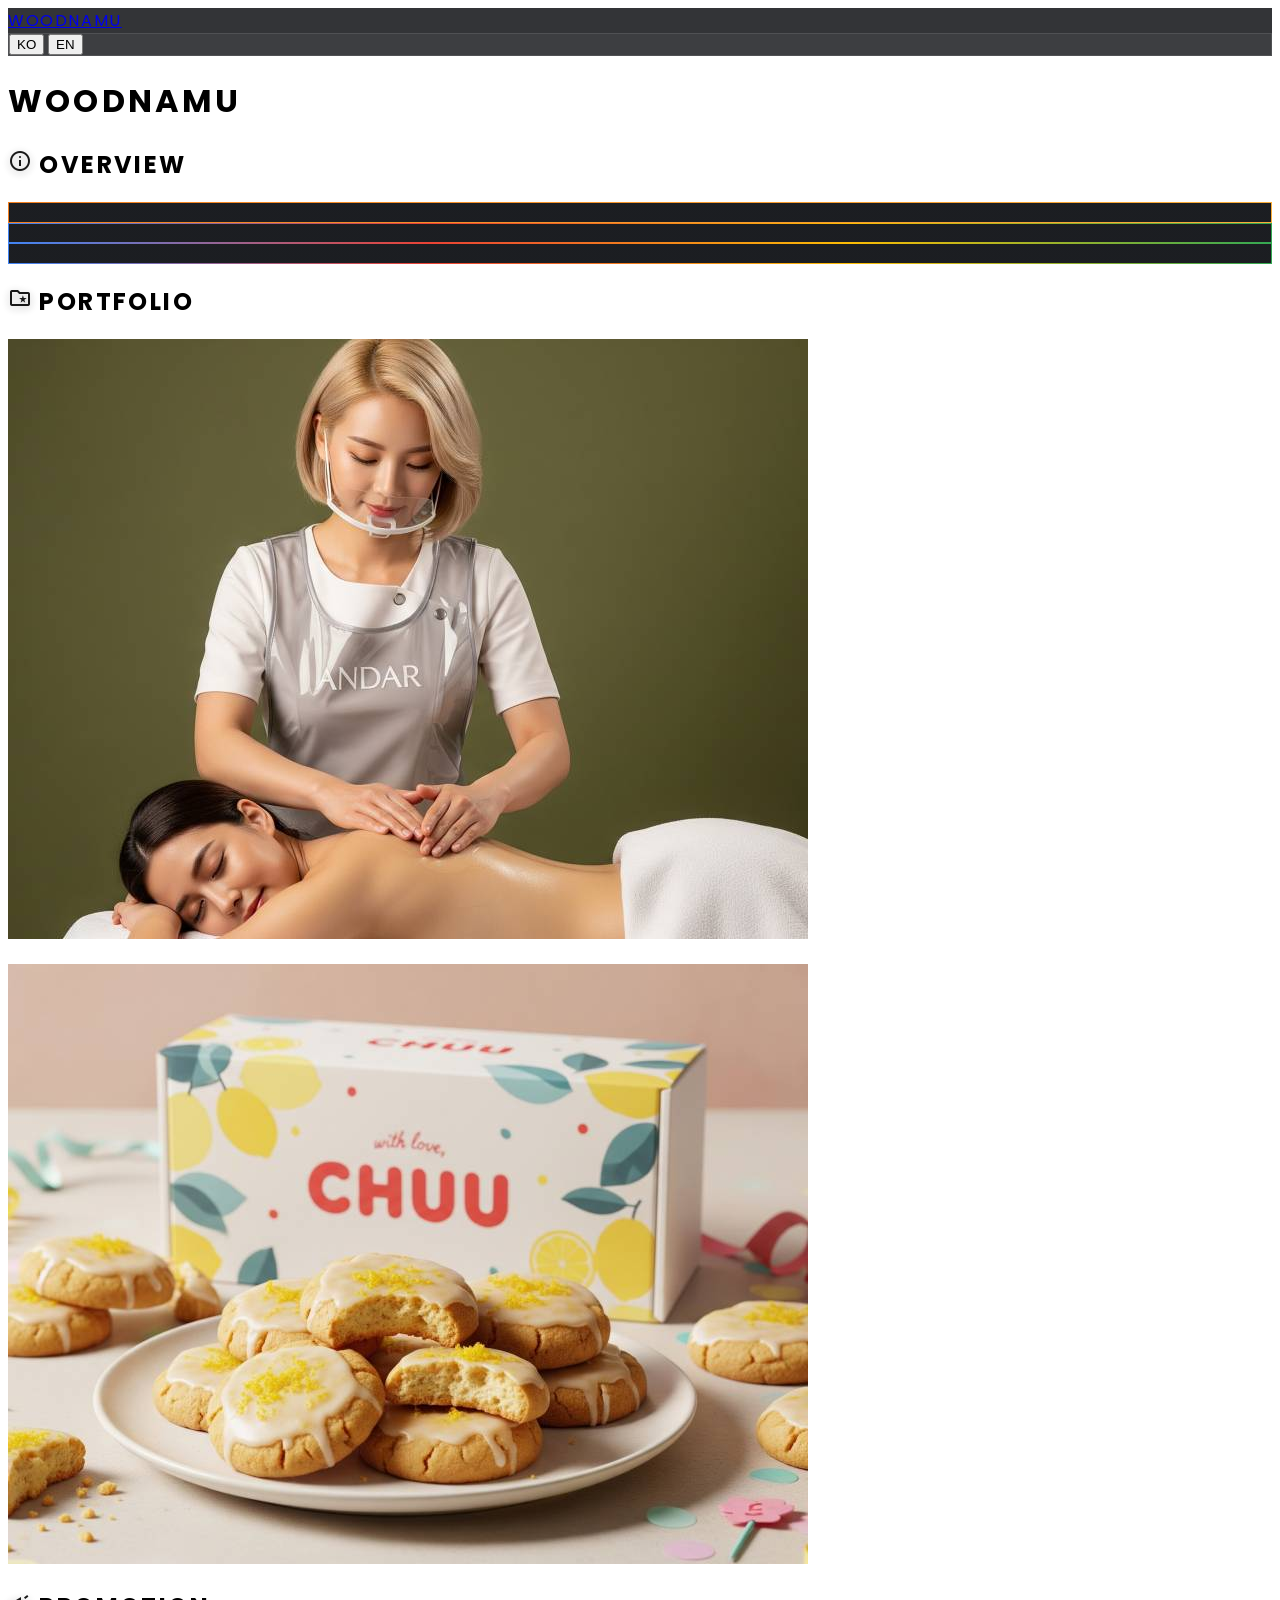
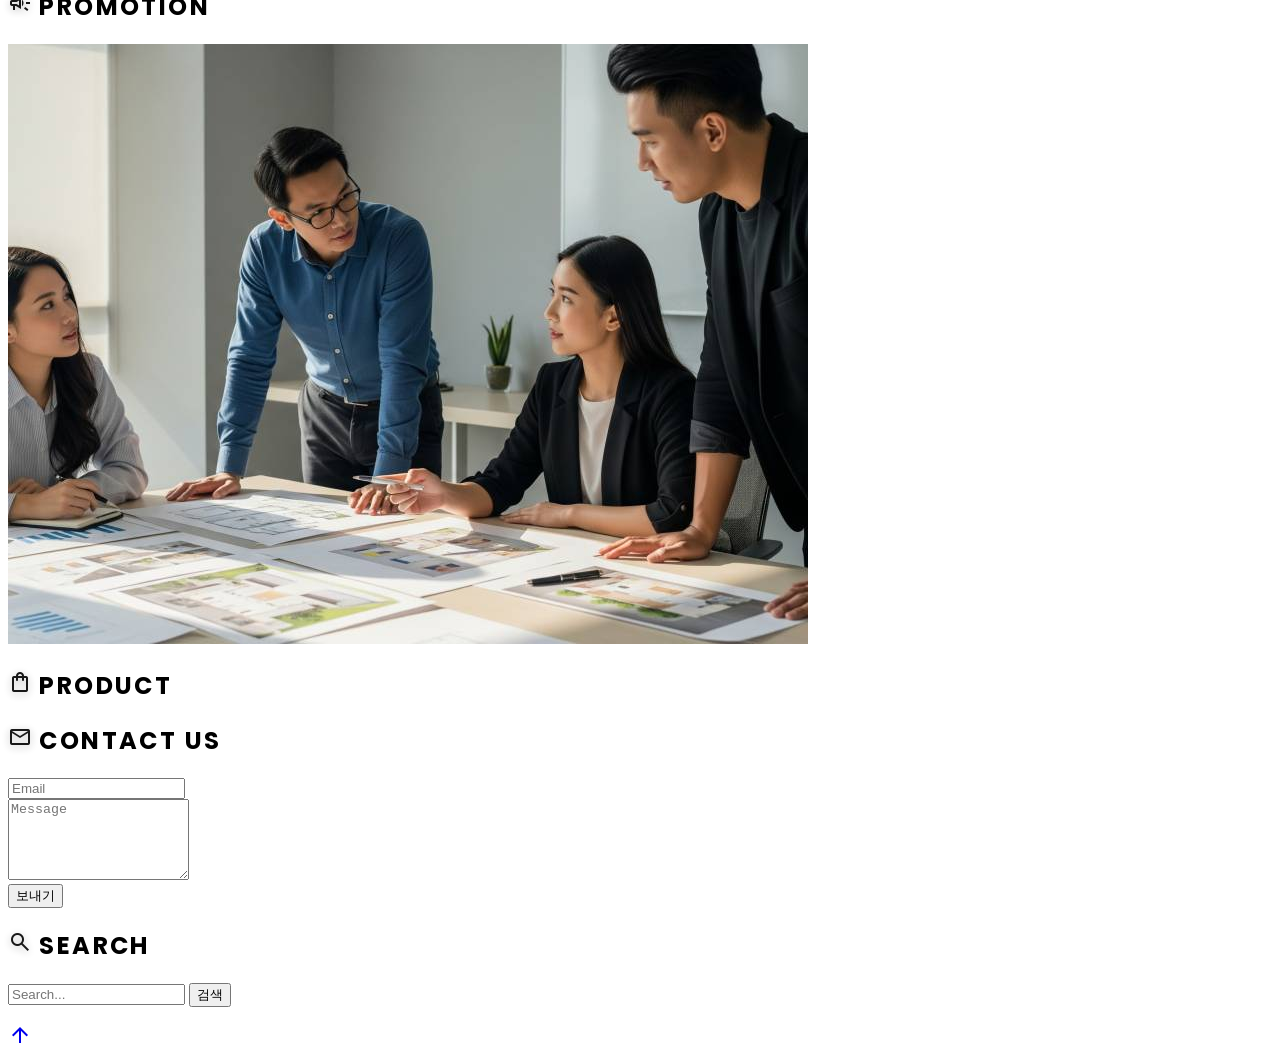
<file: docs/index.html>
<!DOCTYPE html>
<html lang="ko">
<head>
    <meta charset="UTF-8">
    <meta name="viewport" content="width=device-width, initial-scale=1.0">
    <meta name="robots" content="index,follow">
    <meta name="description" data-i18n="meta_description" content="모든 것을 한 페이지에 담아 드립니다.">
    <meta name="author" content="Maxim">
    <link rel="canonical" href="https://woodnamu.com/docs/">
    
    <link rel="preconnect" href="https://fonts.googleapis.com">
    <link rel="preconnect" href="https://fonts.gstatic.com" crossorigin>
    <link rel="stylesheet" href="https://fonts.googleapis.com/css2?family=Material+Symbols+Outlined:opsz,wght,FILL,GRAD@24,400,1,0" />
    <link href="https://fonts.googleapis.com/css2?family=Noto+Sans+KR:wght@300;400;700&family=Poppins:wght@400;600;700&display=swap" rel="stylesheet">
    <link rel="shortcut icon" type="image/x-icon" href="https://cdn.maxim.pe.kr/_image/seo/sigonggan/favicon.ico"/>
    <link rel="apple-touch-icon" href="https://cdn.maxim.pe.kr/_image/seo/sigonggan/logo.png">

    <!-- Damso V4 Core -->
    <link rel="stylesheet" href="https://dev.dam.so/_inc/ex/v4/core/core.css">
    <script src="https://dev.dam.so/_inc/ex/v4/core/core.js"></script>

    <!-- Damso V4 View: Page -->
    <link rel="stylesheet" href="https://dev.dam.so/_inc/ex/v4/view/page.css">
    <script src="https://dev.dam.so/_inc/ex/v4/view/page.js"></script>

    <!-- Damso V4 Plug: Canvas -->
    <link rel="stylesheet" href="https://dev.dam.so/_inc/ex/v4/plug/canvas.css">
    <script src="https://dev.dam.so/_inc/ex/v4/plug/canvas.js"></script>

    <!-- Project Specific -->
    <link rel="stylesheet" href="./lay.css?v=3.0.1">
    <script src="./lay.js?v=3.0.1" defer></script>

    <meta property="og:title" data-i18n="meta_title" content="Woodnamu">
    <meta property="og:description" data-i18n="meta_description" content="전문화된 한 페이지 웹사이트를 제공합니다.">
    <meta property="og:url" content="https://woodnamu.com/docs/">
    <meta property="og:site_name" content="Woodnamu">
    <meta property="og:image" content="https://cdn.maxim.pe.kr/_image/seo/sigonggan/namecard.png">
    
    <title data-i18n="meta_title">Woodnamu</title>
</head>
<body>
    <nav class="damso-nav">
        <div class="damso-nav__container">
            <a href="#home" class="damso-nav__logo" data-i18n="home_title">WOODNAMU</a>
            <div class="damso-nav__buttons">
                <nav id="lang-switcher">
                    <button class="active">KO</button>
                    <button>EN</button>
                </nav>
            </div>
        </div>
    </nav>

    <header id="home" class="damso-header">
        <div class="damso-header__content js-parallax-content">
            <h1 class="damso-header__title">WOODNAMU</h1>
            <p class="damso-header__description" data-i18n="home_subtitle"></p>
        </div>
    </header>

    <main>
        <section id="overview" class="damso-section">
            <div class="damso-container js-fade-in">
                <h2>
                    <span translate="no" class="material-symbols-outlined notranslate">info</span>
                    <span data-i18n="overview_title">Overview</span>
                </h2>
                <p data-i18n="overview_desc" class="damso-section__description"></p>
                <div class="damso-grid damso-grid--cols-3">
                    <div class="damso-card"> <div class="damso-card__content"> <h3 class="damso-card__title" data-i18n="overview_01_title"></h3> <p class="damso-card__description" data-i18n="overview_01_desc"></p> </div> </div>
                    <div class="damso-card"> <div class="damso-card__content"> <h3 class="damso-card__title" data-i18n="overview_02_title"></h3> <p class="damso-card__description" data-i18n="overview_02_desc"></p> </div> </div>
                    <div class="damso-card"> <div class="damso-card__content"> <h3 class="damso-card__title" data-i18n="overview_03_title"></h3> <p class="damso-card__description" data-i18n="overview_03_desc"></p> </div> </div>
                    <div class="damso-card damso-card--cloudflare"> <div class="damso-card__content"> <h3 class="damso-card__title" data-i18n="overview_04_title"></h3> <p class="damso-card__description" data-i18n="overview_04_desc"></p> </div> </div>
                    <div class="damso-card damso-card--google"> <div class="damso-card__content"> <h3 class="damso-card__title" data-i18n="overview_05_title"></h3> <p class="damso-card__description" data-i18n="overview_05_desc"></p> </div> </div>
                    <div class="damso-card damso-card--gemini"> <div class="damso-card__content"> <h3 class="damso-card__title" data-i18n="overview_06_title"></h3> <p class="damso-card__description" data-i18n="overview_06_desc"></p> </div> </div>
                </div>
            </div>
        </section>

        <section id="portfolio" class="damso-section">
            <div class="damso-container js-fade-in">
                <h2>
                    <span translate="no" class="material-symbols-outlined notranslate">folder_special</span>
                    <span data-i18n="portfolio_title">Portfolio</span>
                </h2>
                <p data-i18n="portfolio_desc" class="damso-section__description"></p>
                <div class="damso-grid damso-grid--cols-2">
                    <a href="https://www.andar.kr" target="_blank" rel="noopener noreferrer" class="damso-card">
                        <div class="damso-card__image-wrapper"><img src="./section/portfolio/01.jpg" alt="Portfolio 1" class="damso-card__image"></div>
                        <div class="damso-card__content">
                            <h4 class="damso-card__title" data-i18n="portfolio_01_title"></h4>
                            <p class="damso-card__description" data-i18n="portfolio_01_desc"></p>
                        </div>
                    </a>
                    <a href="https://www.chuu.kr" target="_blank" rel="noopener noreferrer" class="damso-card">
                        <div class="damso-card__image-wrapper"><img src="./section/portfolio/02.jpg" alt="Portfolio 2" class="damso-card__image"></div>
                        <div class="damso-card__content">
                            <h4 class="damso-card__title" data-i18n="portfolio_02_title"></h4>
                            <p class="damso-card__description" data-i18n="portfolio_02_desc"></p>
                        </div>
                    </a>
                </div>
            </div>
        </section>

        <section id="promotion" class="damso-section">
            <div class="damso-container js-fade-in">
                <h2>
                    <span translate="no" class="material-symbols-outlined notranslate">campaign</span>
                    <span data-i18n="promotion_title">Promotion</span>
                </h2>
                <p data-i18n="promotion_desc" class="damso-section__description render-as-html"></p>
                <div class="damso-grid damso-grid--cols-1">
                    <div class="damso-card damso-card--horizontal">
                        <div class="damso-card__image-wrapper">
                            <img src="./section/promotion/01.jpg" alt="Promotion 1" class="damso-card__image">
                        </div>
                        <div class="damso-card__content">
                            <span class="damso-card__tag" data-i18n="promotion_tag_event"></span>
                            <h3 class="damso-card__title" data-i18n="promotion_01_title"></h3>
                            <p class="damso-card__description render-as-html" data-i18n="promotion_01_desc"></p>
                        </div>
                    </div>
                </div>
            </div>
        </section>

        <section id="product" class="damso-section">
            <div class="damso-container js-fade-in">
                <h2>
                    <span translate="no" class="material-symbols-outlined notranslate">shopping_bag</span>
                    <span data-i18n="product_title">Product</span>
                </h2>
                <p data-i18n="product_desc" class="damso-section__description"></p>

                <div class="damso-grid damso-grid--cols-2">
                    <!-- AI Plan Card -->
                    <div class="damso-card">
                        <div class="damso-card__content">
                            <span class="damso-card__tag--overlay" data-i18n="plan_ai_badge"></span>
                            <h3 class="damso-card__title" data-i18n="plan_ai_title_main"></h3>
                            <p class="damso-card__description" data-i18n="plan_ai_desc"></p>
                            <!-- Specs List (Standard V4) -->
                            <div class="damso-product-list">
                                <div class="damso-product-list__item"><span class="damso-product-list__label" data-i18n="plan_specs_label_method"></span><span class="damso-product-list__value" data-i18n="plan_ai_specs_value_method"></span></div>
                                <div class="damso-product-list__item"><span class="damso-product-list__label" data-i18n="plan_specs_label_text"></span><span class="damso-product-list__value" data-i18n="plan_ai_specs_value_text"></span></div>
                                <div class="damso-product-list__item"><span class="damso-product-list__label" data-i18n="plan_specs_label_design"></span><span class="damso-product-list__value" data-i18n="plan_ai_specs_value_design"></span></div>
                            </div>
                        </div>
                        <div class="damso-price-info">
                            <div class="damso-price-info__item">
                                <span class="damso-price-info__label" data-i18n="plan_price_setup_label"></span>
                                <span class="damso-price-info__value setup" data-i18n="plan_ai_price_setup_value"></span>
                            </div>
                            <div class="damso-price-info__item">
                                <span class="damso-price-info__label" data-i18n="plan_price_annual_label"></span>
                                <span class="damso-price-info__value" data-i18n="plan_ai_price_annual_value"></span>
                            </div>
                        </div>
                    </div>
                    <!-- Custom Plan Card -->
                    <div class="damso-card">
                        <div class="damso-card__content">
                            <h3 class="damso-card__title" data-i18n="plan_custom_title_main"></h3>
                            <p class="damso-card__description" data-i18n="plan_custom_desc"></p>
                            <div class="damso-product-list">
                                <div class="damso-product-list__item"><span class="damso-product-list__label" data-i18n="plan_specs_label_method"></span><span class="damso-product-list__value" data-i18n="plan_custom_specs_value_method"></span></div>
                                <div class="damso-product-list__item"><span class="damso-product-list__label" data-i18n="plan_specs_label_text"></span><span class="damso-product-list__value" data-i18n="plan_custom_specs_value_text"></span></div>
                                <div class="damso-product-list__item"><span class="damso-product-list__label" data-i18n="plan_specs_label_design"></span><span class="damso-product-list__value" data-i18n="plan_custom_specs_value_design"></span></div>
                            </div>
                        </div>
                        <div class="damso-price-info">
                            <div class="damso-price-info__item">
                                <span class="damso-price-info__label" data-i18n="plan_price_setup_label"></span>
                                <span class="damso-price-info__value setup" data-i18n="plan_custom_price_setup_value"></span>
                            </div>
                            <div class="damso-price-info__item">
                                <span class="damso-price-info__label" data-i18n="plan_price_annual_label"></span>
                                <span class="damso-price-info__value" data-i18n="plan_custom_price_annual_value"></span>
                            </div>
                        </div>
                    </div>
                </div>

                <div class="damso-faq-container">
                    <h3 class="damso-faq-title" data-i18n="faq_title"></h3>
                    <div class="damso-faq-list" data-content-type="faq" data-prefix="faq_item" data-dynamic-area></div>
                    <div class="damso-action-group">
                        <a data-i18n-href="faq_more_button_url" class="damso-btn" target="_blank" rel="noopener noreferrer">
                            <span data-i18n="faq_more_button_text"></span>
                        </a>
                   </div>
                </div>
            </div>
        </section>

        <section id="contact" class="damso-section">
            <div class="damso-container js-fade-in">
                <h2>
                    <span translate="no" class="material-symbols-outlined notranslate">mail</span>
                    <span data-i18n="section_contact_title">Contact Us</span>
                </h2>
                <p class="damso-section__description" data-i18n="section_contact_desc"></p>
                <form class="damso-form damso-contact-form" autocomplete="off" data-demo-mode="true">
                    <input type="email" name="email" required class="damso-form__input"
                        data-i18n-placeholder="form_placeholder_email" placeholder="Email">
                    <div class="damso-form__textarea-wrapper">
                        <textarea name="message" rows="5" required maxlength="5000" class="damso-form__textarea"
                            data-i18n-placeholder="form_placeholder_msg" placeholder="Message"></textarea>
                    </div>
                    <input type="hidden" name="form" value="woodnamu">
                    <button type="submit" class="damso-btn">
                        <span data-i18n="btn_submit">보내기</span>
                    </button>
                </form>
            </div>
        </section>

        <section id="search" class="damso-section">
            <div class="damso-container js-fade-in">
                <h2>
                    <span translate="no" class="material-symbols-outlined notranslate">search</span>
                    <span data-i18n="section_search_title">Search</span>
                </h2>
                <p class="damso-section__description" data-i18n="section_search_desc"></p>
                <form class="damso-form damso-search-form" autocomplete="off" data-demo-mode="true">
                    <input type="text" name="key" required class="damso-form__input"
                        data-i18n-placeholder="form_placeholder_search" placeholder="Search...">
                    <input type="hidden" name="form" value="woodnamu">
                    <button type="submit" class="damso-btn">
                        <span data-i18n="btn_search">검색</span>
                    </button>
                </form>
            </div>
        </section>

    </main>

    <footer class="damso-footer">
        <div class="damso-container">
            <p class="render-as-html" data-i18n="ui_copyright_text"></p>
            <p><a data-i18n-href="ui_footer_credit_url" rel="noopener noreferrer" data-i18n="ui_footer_credit_text"></a></p>
        </div>
    </footer>

    <a href="#home" id="to-top-btn" class="hidden">
        <span translate="no" class="material-symbols-outlined notranslate">arrow_upward</span>
    </a>

</body>
</html>
</file>
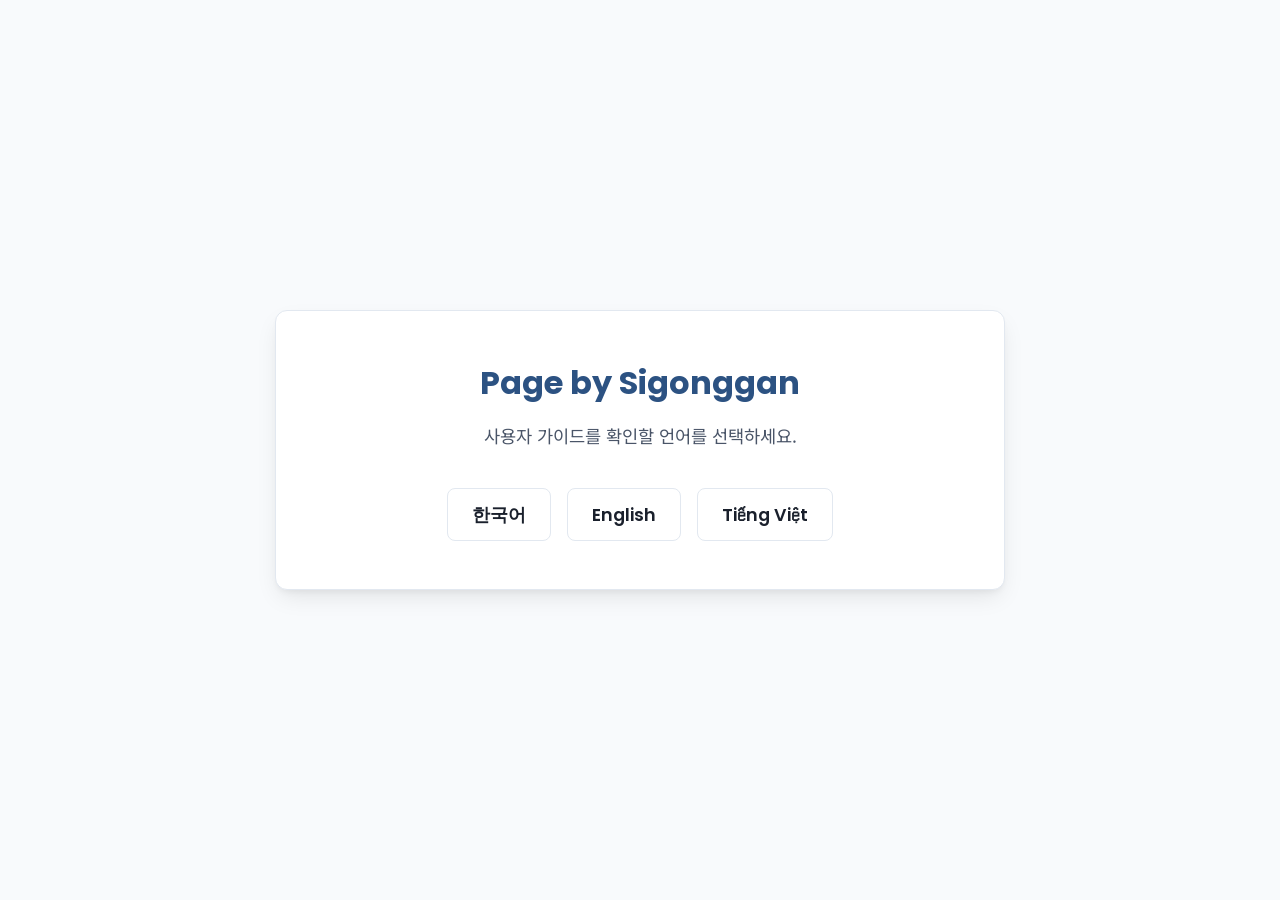
<file: docs/manual/index.html>
<!DOCTYPE html>
<html lang="ko">
<head>
    <meta charset="UTF-8">
    <meta name="viewport" content="width=device-width, initial-scale=1.0">
    <meta name="robots" content="noindex,nofollow">
    <title>Page by Sigonggan - 사용자 가이드</title>
    <link href="https://fonts.googleapis.com/css2?family=Noto+Sans+KR:wght@300;400;500;700&family=Poppins:wght@400;600;700&display=swap" rel="stylesheet">
    <link rel="shortcut icon" type="image/x-icon" href="https://cdn.maxim.pe.kr/_image/seo/maxim/favicon.ico"/>
    <style>
        :root {
            --color-background: #F8FAFC;
            --color-surface: #FFFFFF;
            --color-border: #E2E8F0;
            --color-primary: #2C5282;
            --color-text-primary: #1A202C;
            --color-text-secondary: #4A5568;
            --font-family-base: 'Noto Sans KR', sans-serif;
            --font-family-heading: 'Poppins', sans-serif;
        }
        body {
            font-family: var(--font-family-base);
            margin: 0;
            background-color: var(--color-background);
            color: var(--color-text-primary);
            display: flex;
            justify-content: center;
            align-items: center;
            min-height: 100vh;
            padding: 2rem;
            box-sizing: border-box;
            text-align: center;
        }
        .intro-container {
            background-color: var(--color-surface);
            padding: 3rem 4rem;
            border-radius: 12px;
            box-shadow: 0 10px 25px -5px rgba(0,0,0,0.1), 0 4px 6px -2px rgba(0,0,0,0.05);
            border: 1px solid var(--color-border);
            max-width: 600px;
            width: 100%;
        }
        h1 {
            font-family: var(--font-family-heading);
            font-size: 2rem;
            color: var(--color-primary);
            margin: 0 0 1rem 0;
        }
        p {
            font-size: 1.1rem;
            color: var(--color-text-secondary);
            margin: 0 0 2.5rem 0;
        }
        .lang-selector {
            display: flex;
            gap: 1rem;
            justify-content: center;
            flex-wrap: wrap;
        }
        .lang-selector a {
            display: block;
            font-family: var(--font-family-heading);
            font-size: 1.1rem;
            font-weight: 600;
            text-decoration: none;
            color: var(--color-text-primary);
            padding: 0.8rem 1.5rem;
            border: 1px solid var(--color-border);
            border-radius: 8px;
            transition: background-color 0.2s ease, color 0.2s ease, transform 0.2s ease;
        }
        .lang-selector a:hover {
            background-color: var(--color-primary);
            color: white;
            border-color: var(--color-primary);
            transform: translateY(-3px);
        }
    </style>
</head>
<body>
    <div class="intro-container">
        <h1>Page by Sigonggan</h1>
        <p>사용자 가이드를 확인할 언어를 선택하세요.</p>
        <div class="lang-selector">
            <a href="lang.ko.html">한국어</a>
            <a href="lang.en.html">English</a>
            <a href="lang.vi.html">Tiếng Việt</a>
        </div>
    </div>
</body>
</html>
</file>
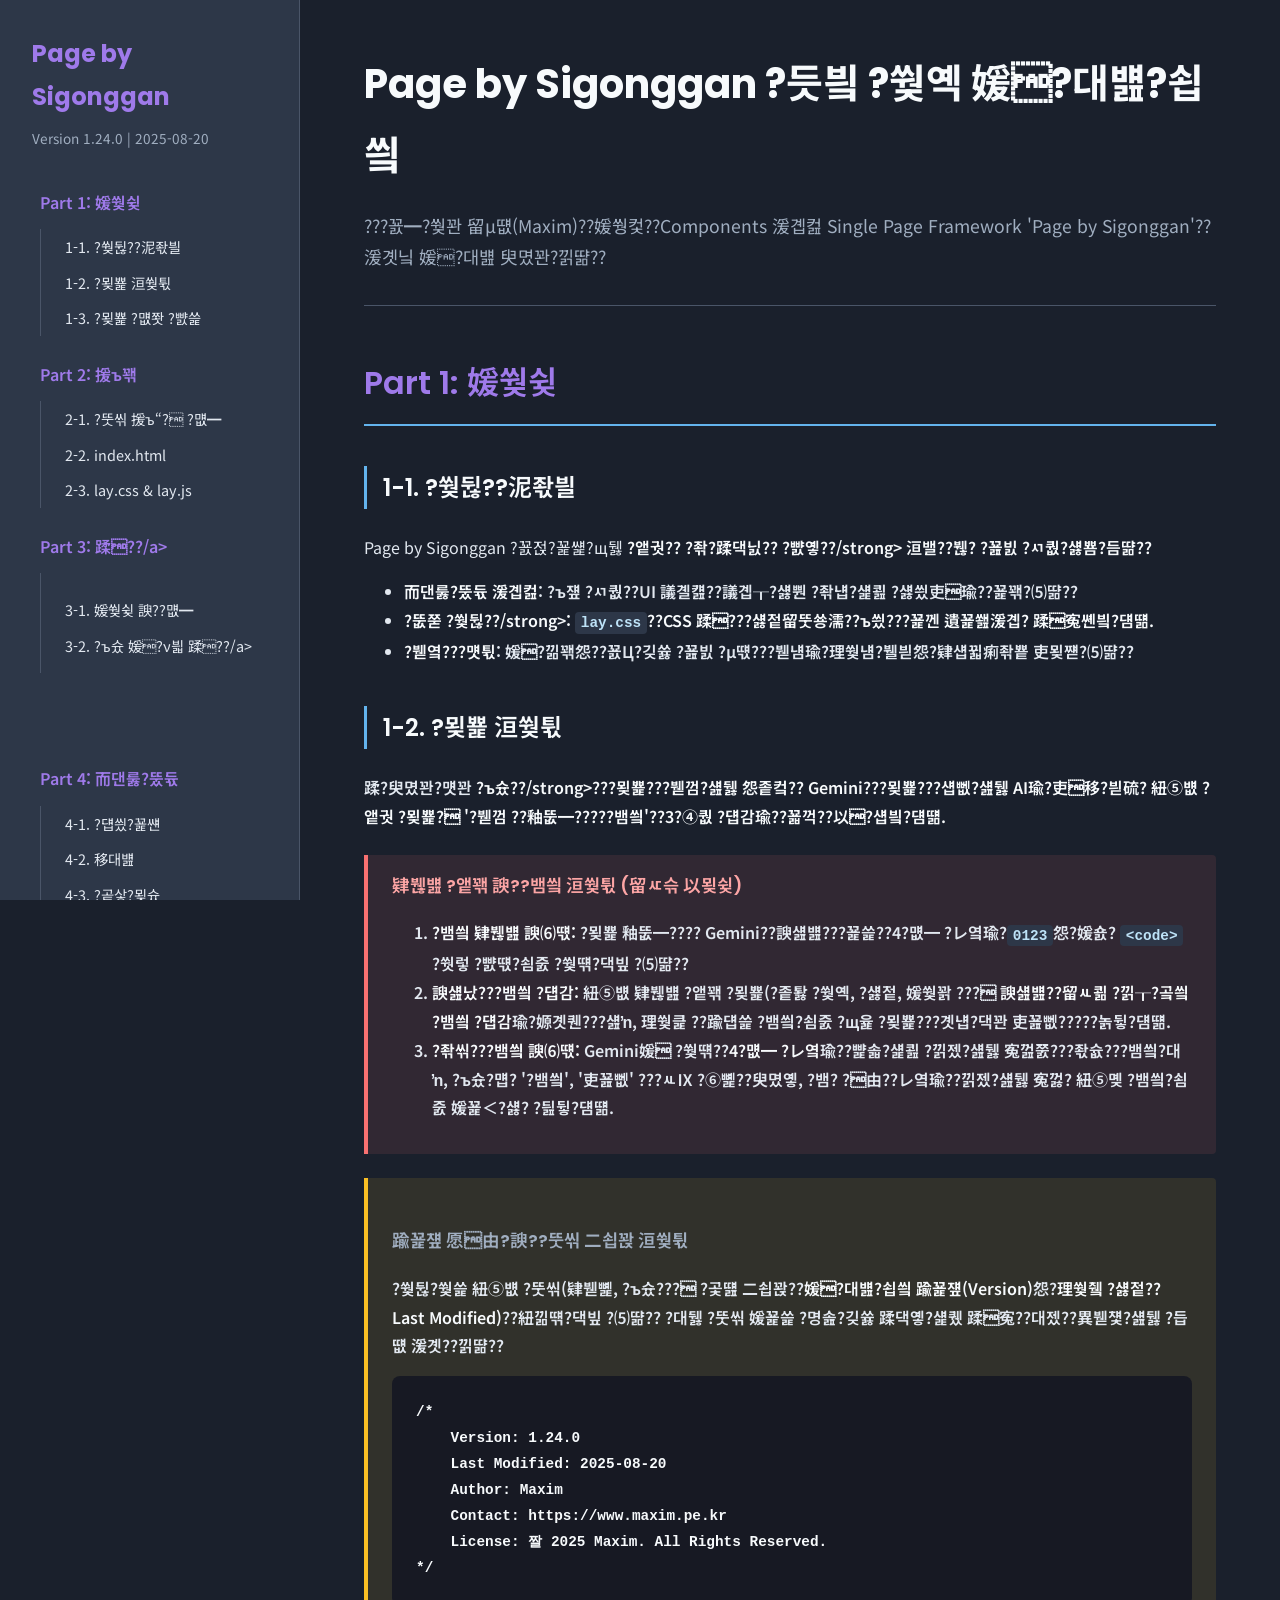
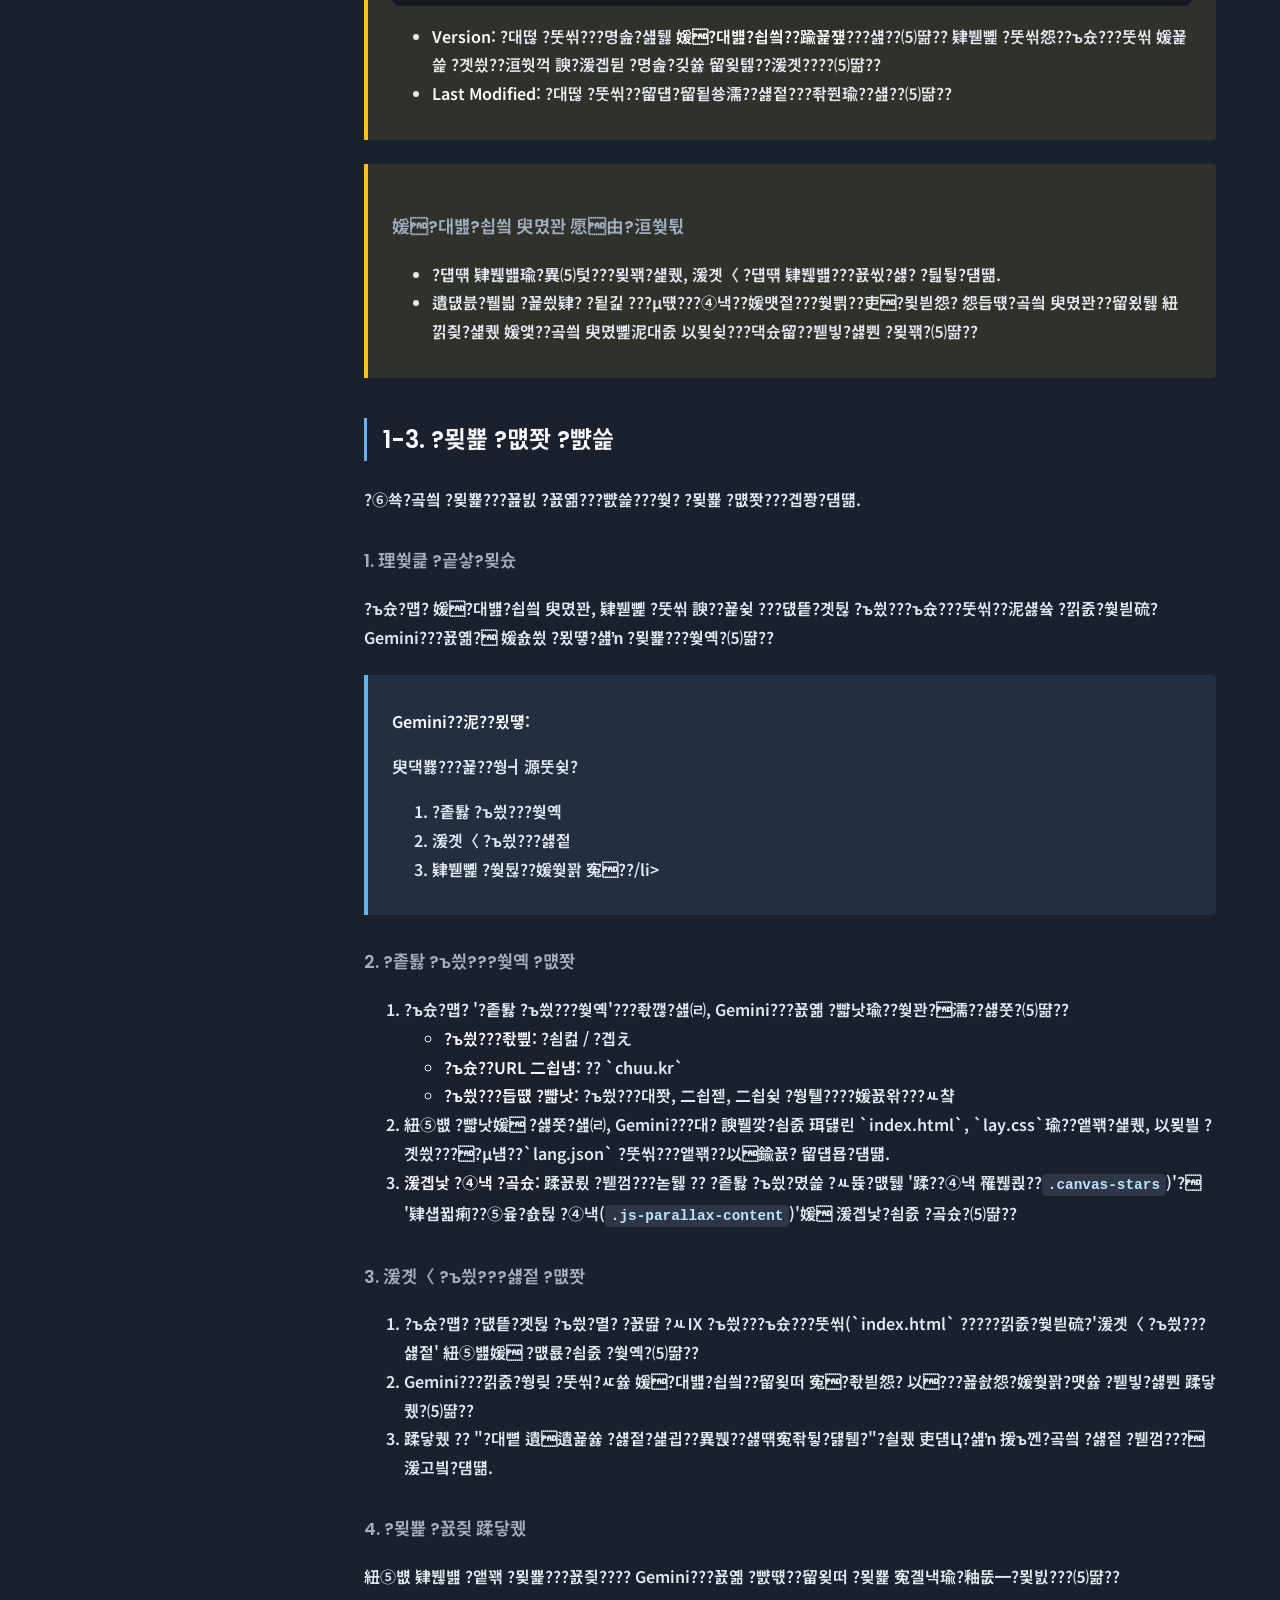
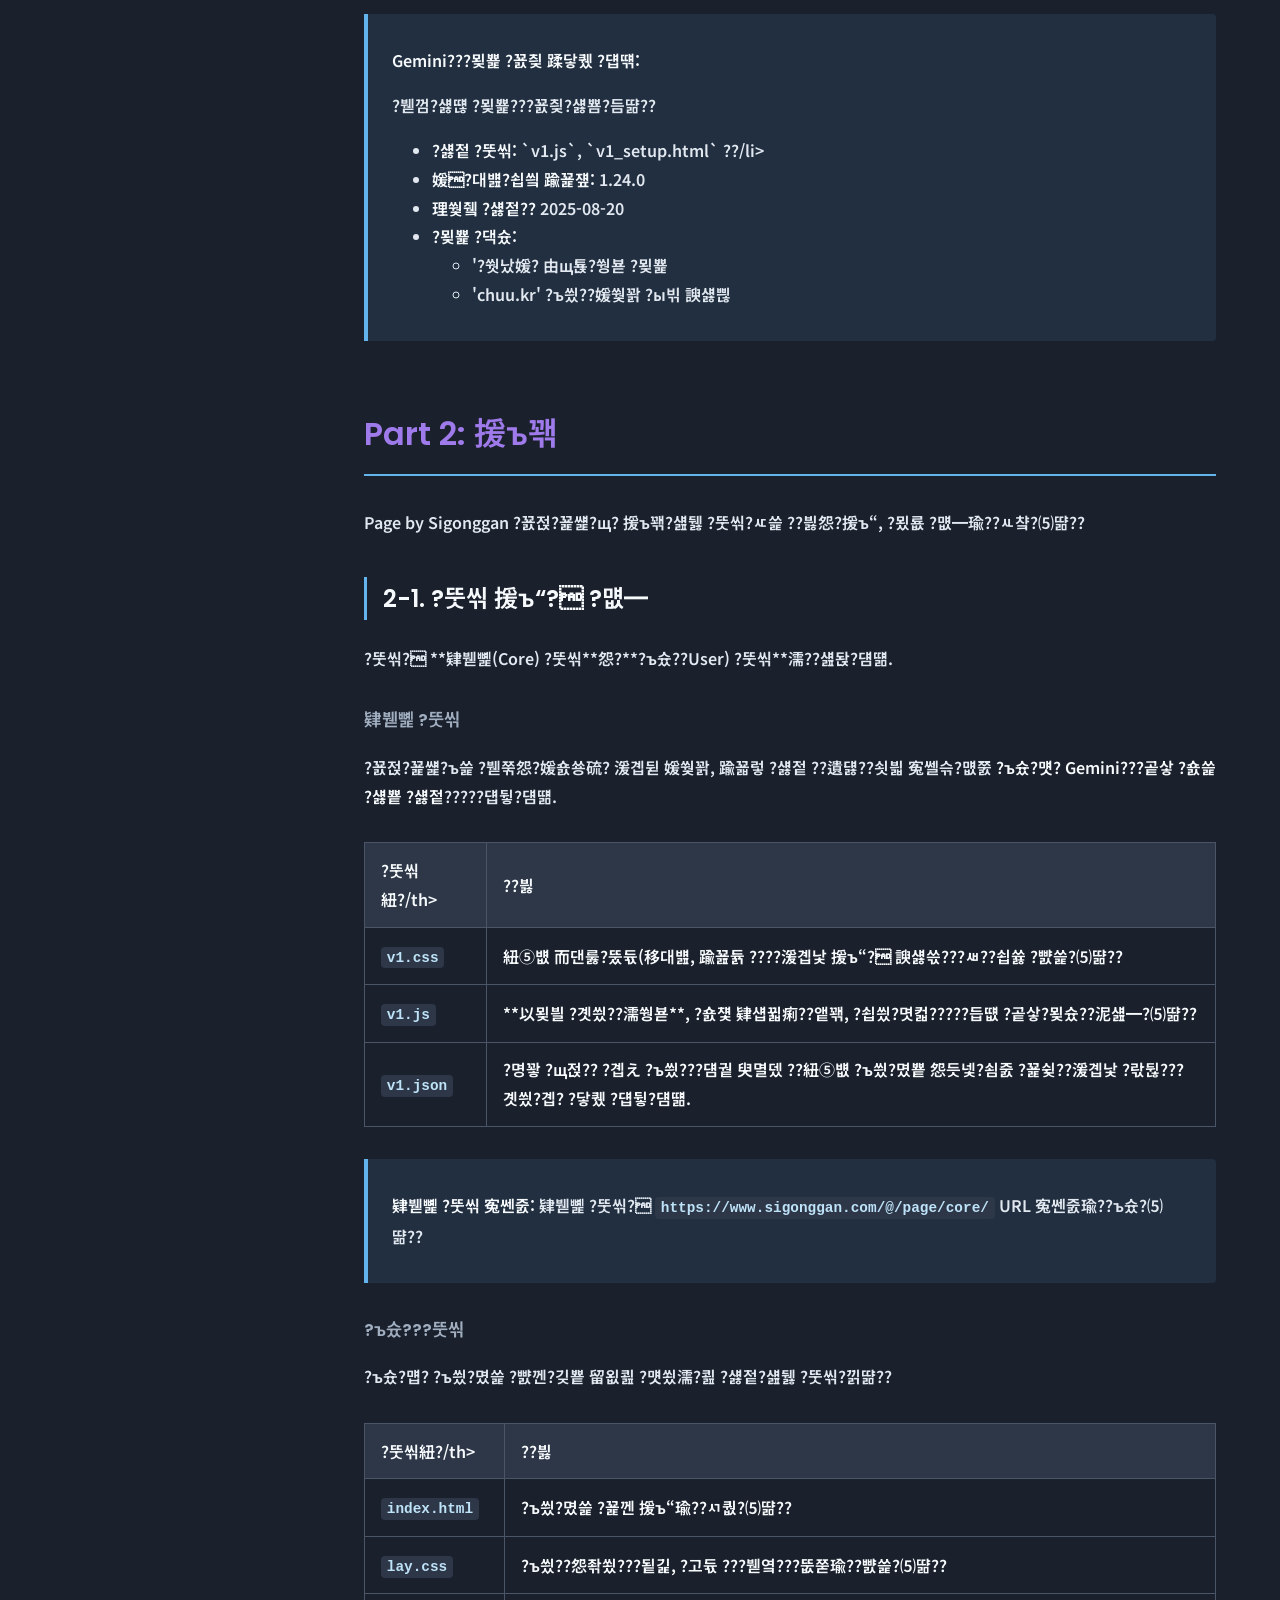
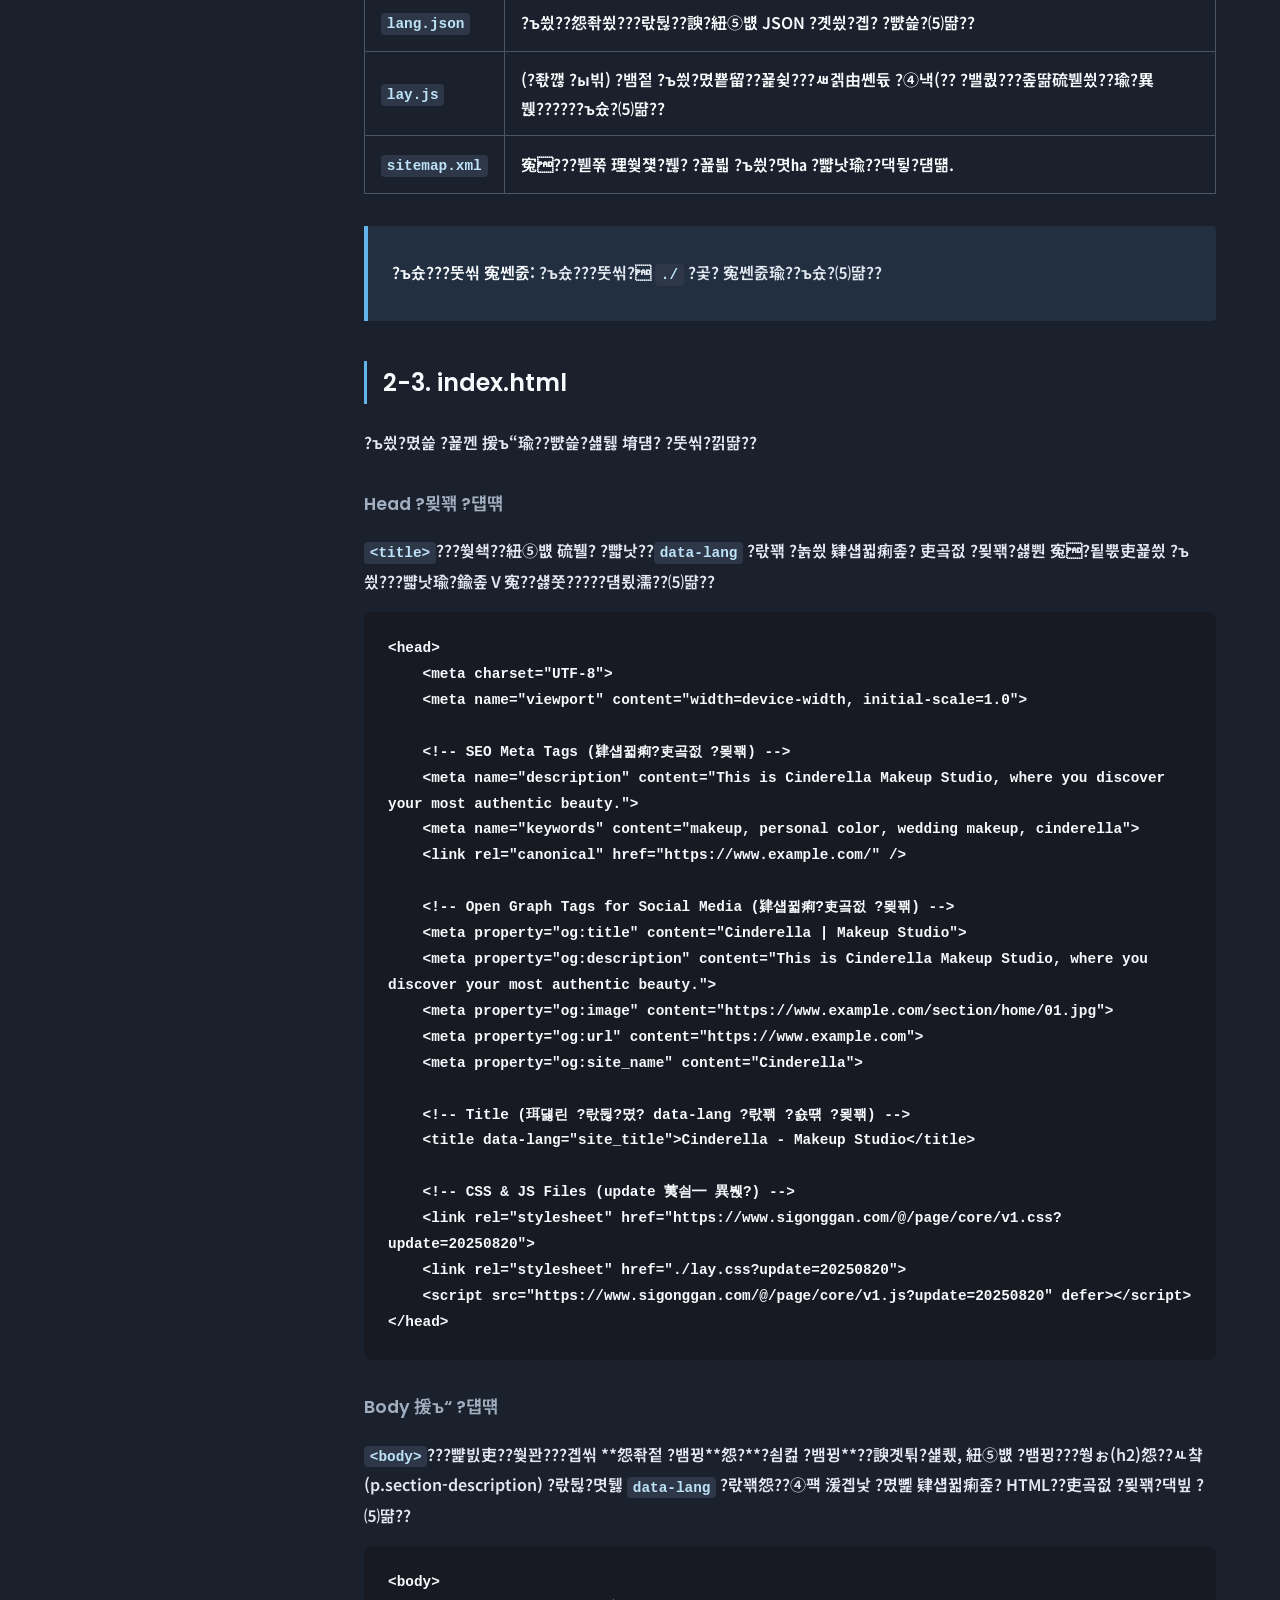
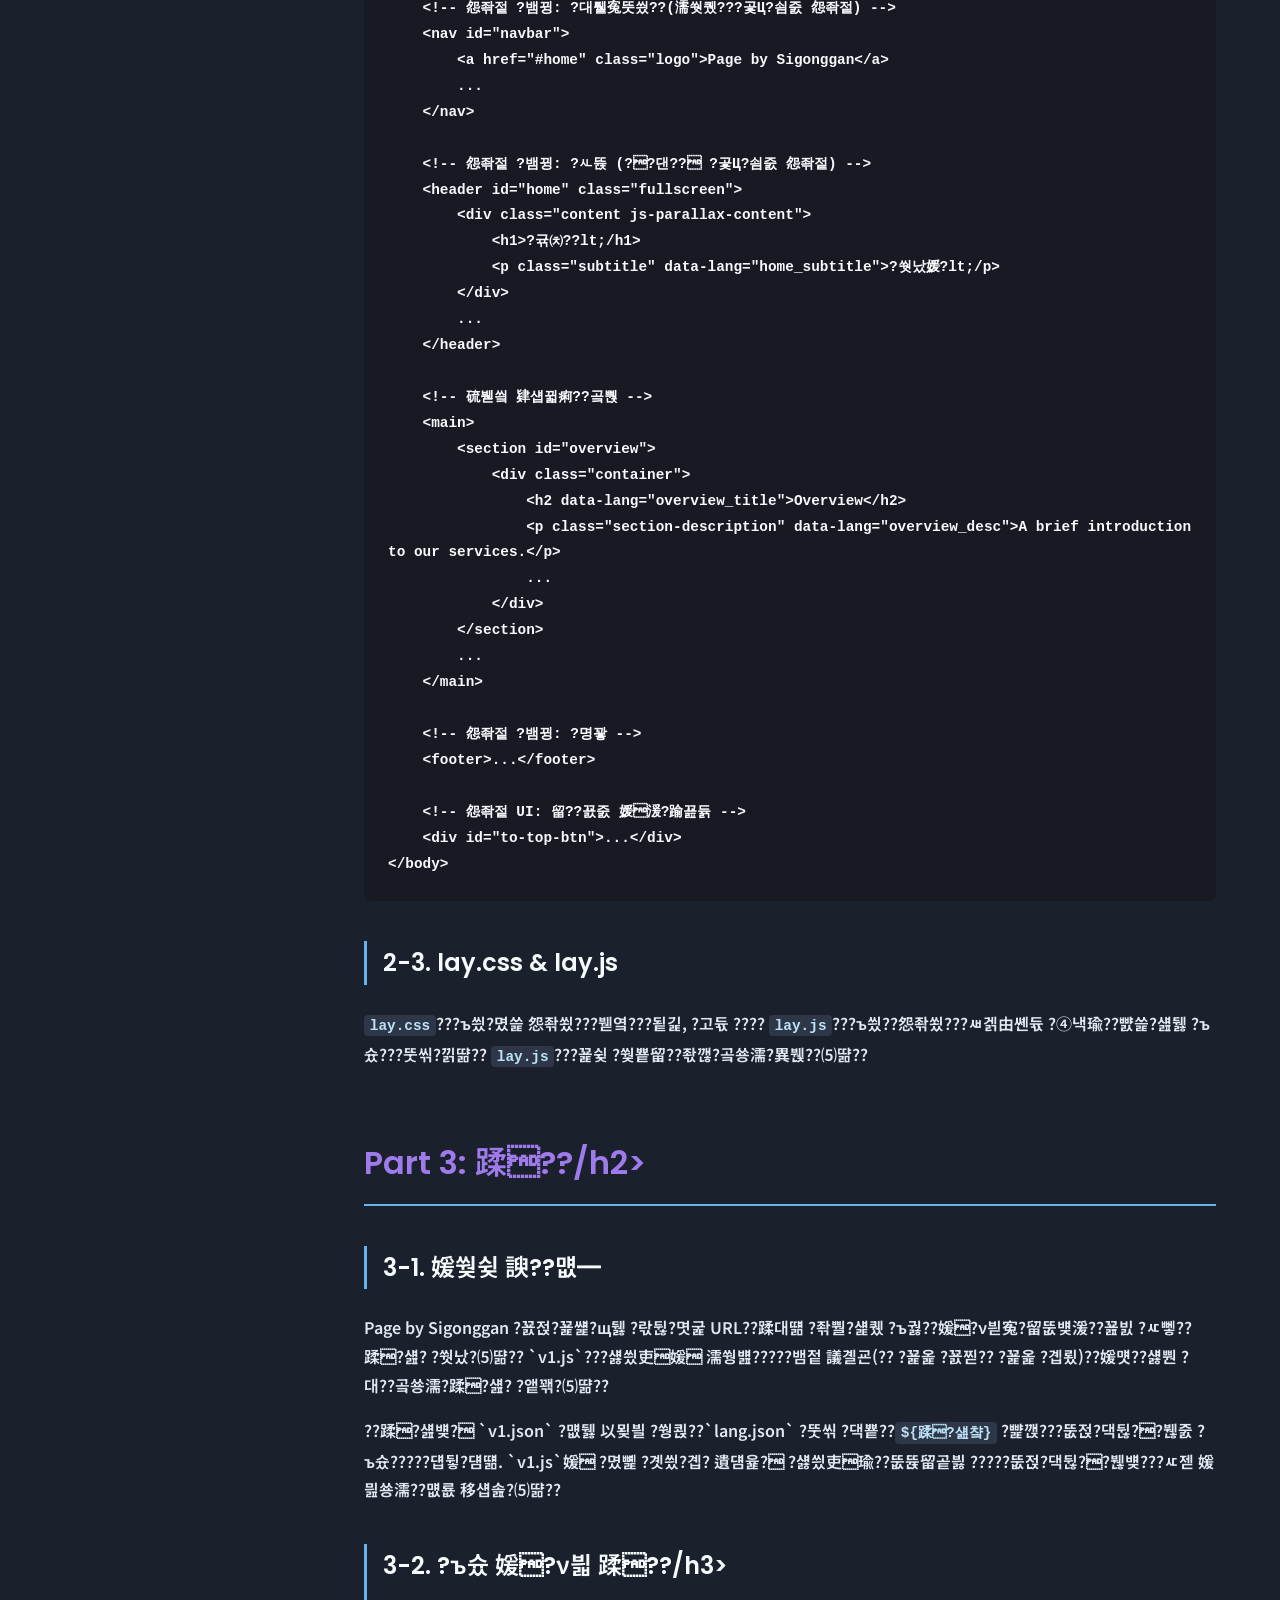
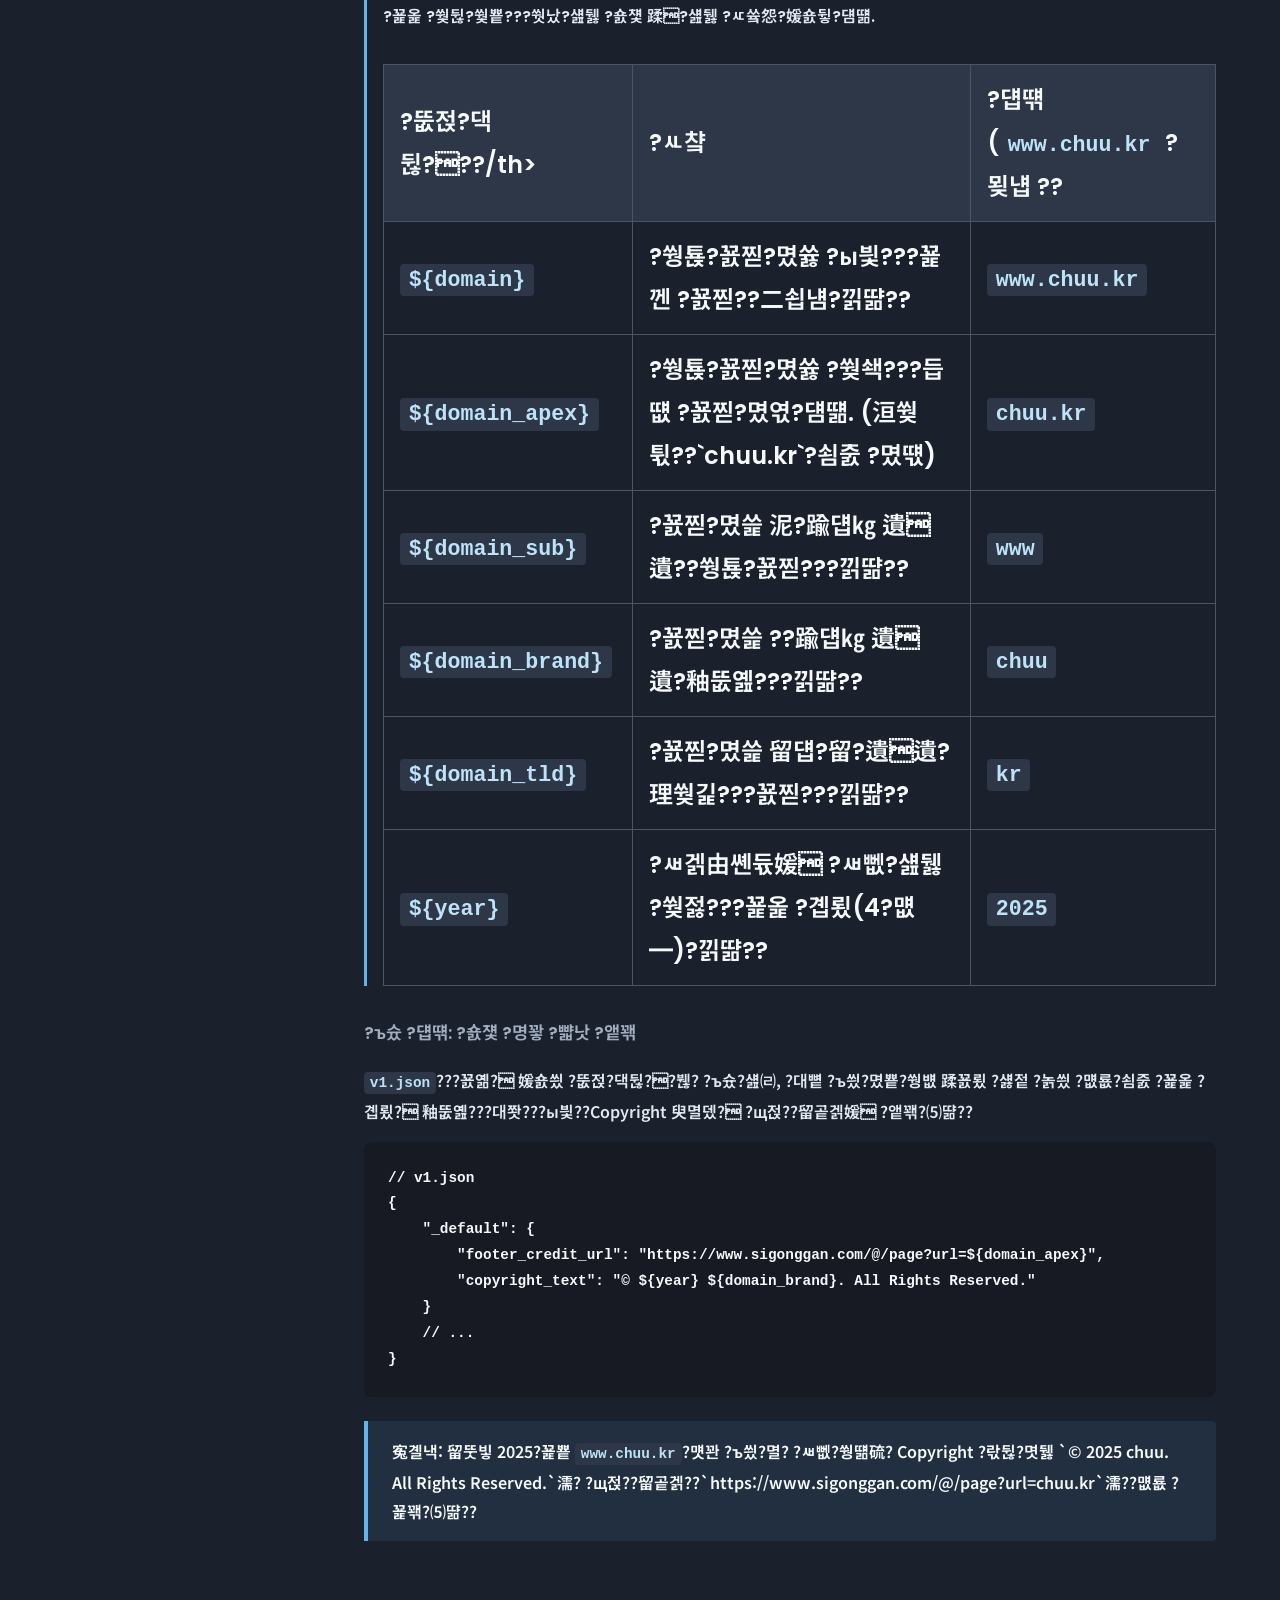
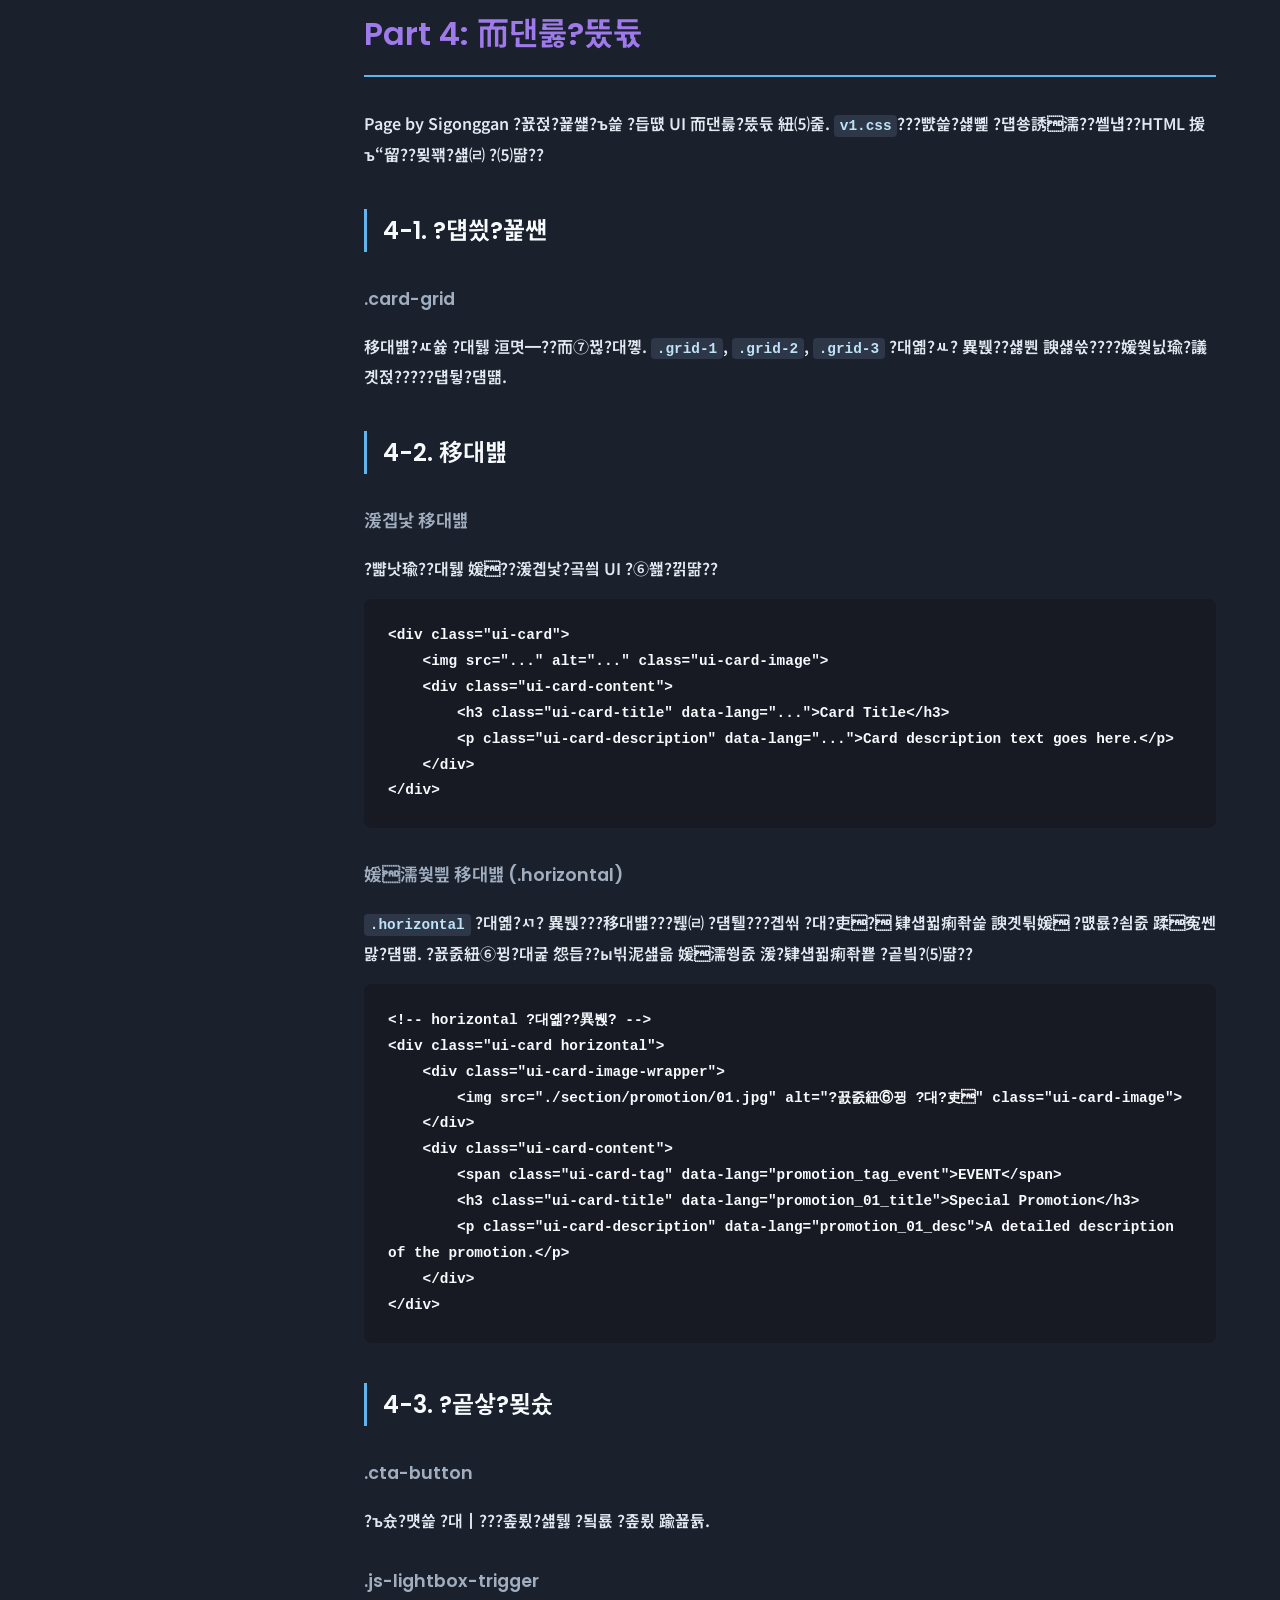
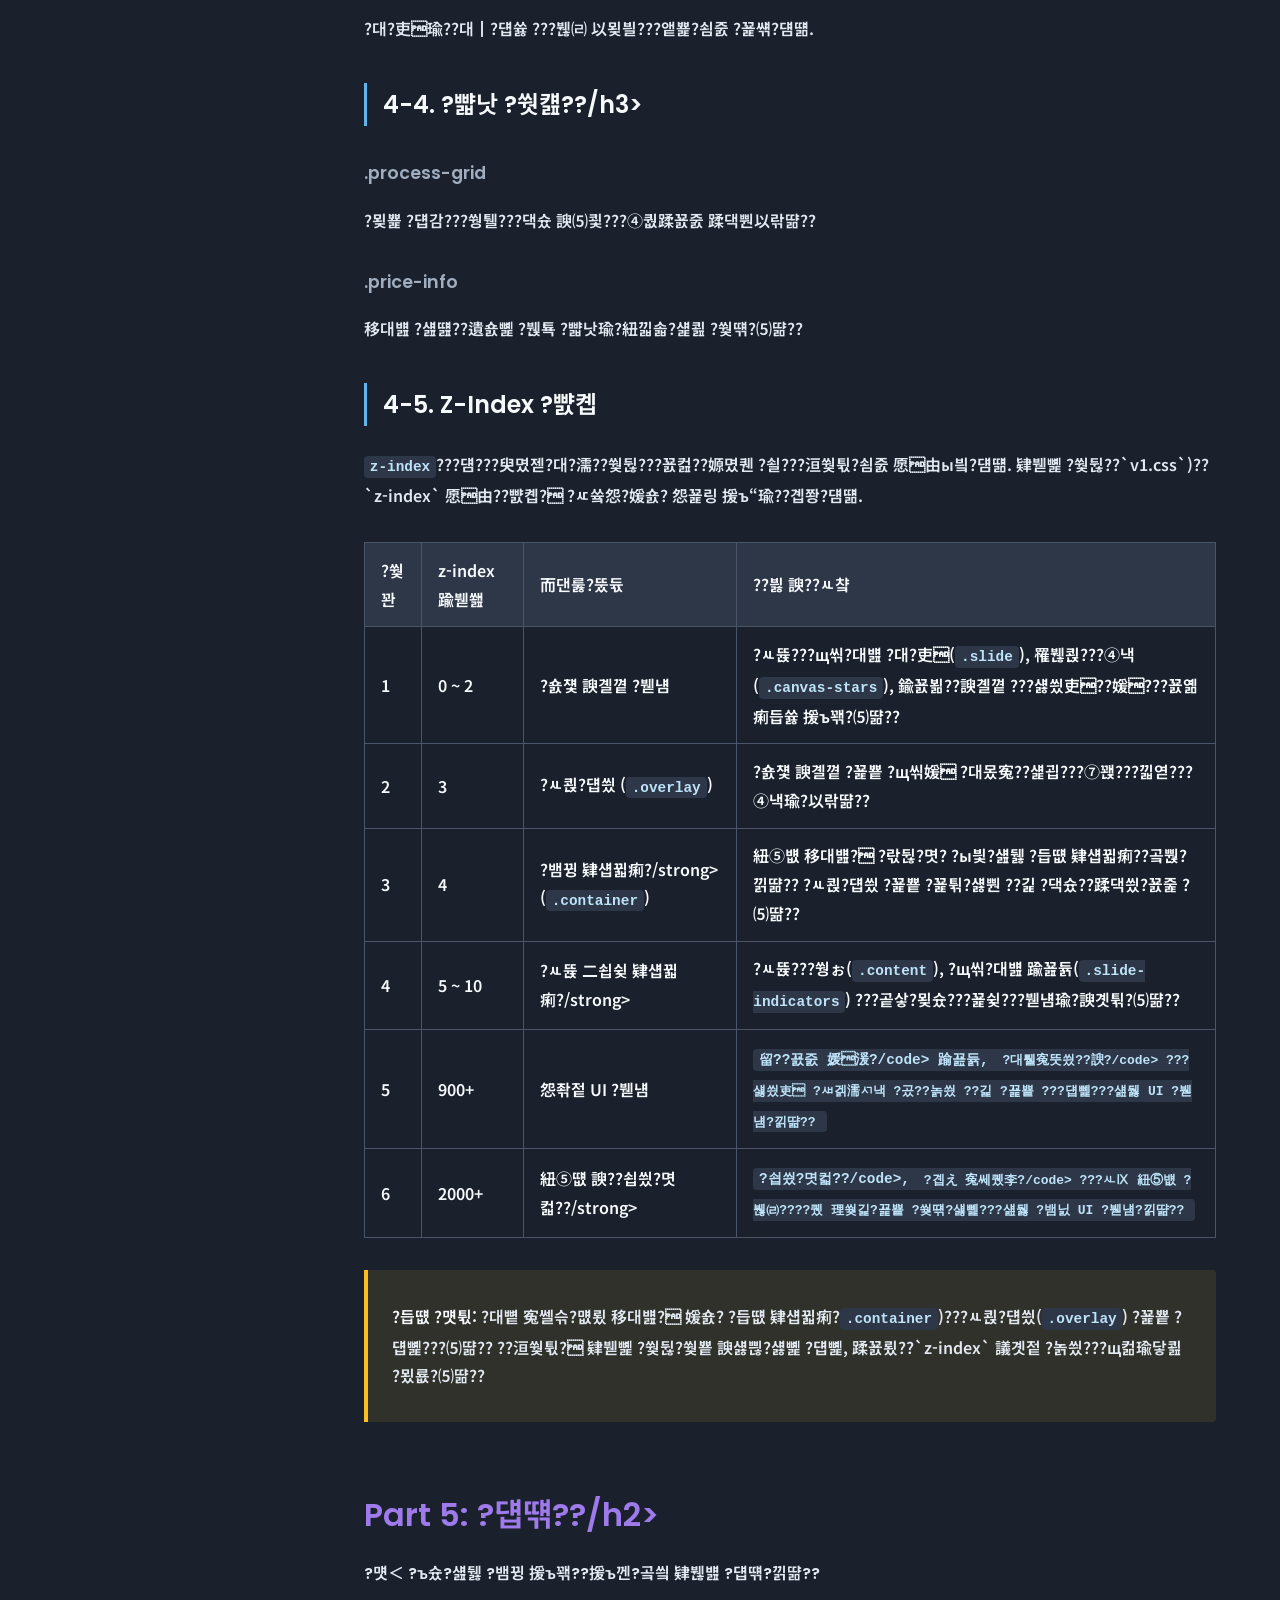
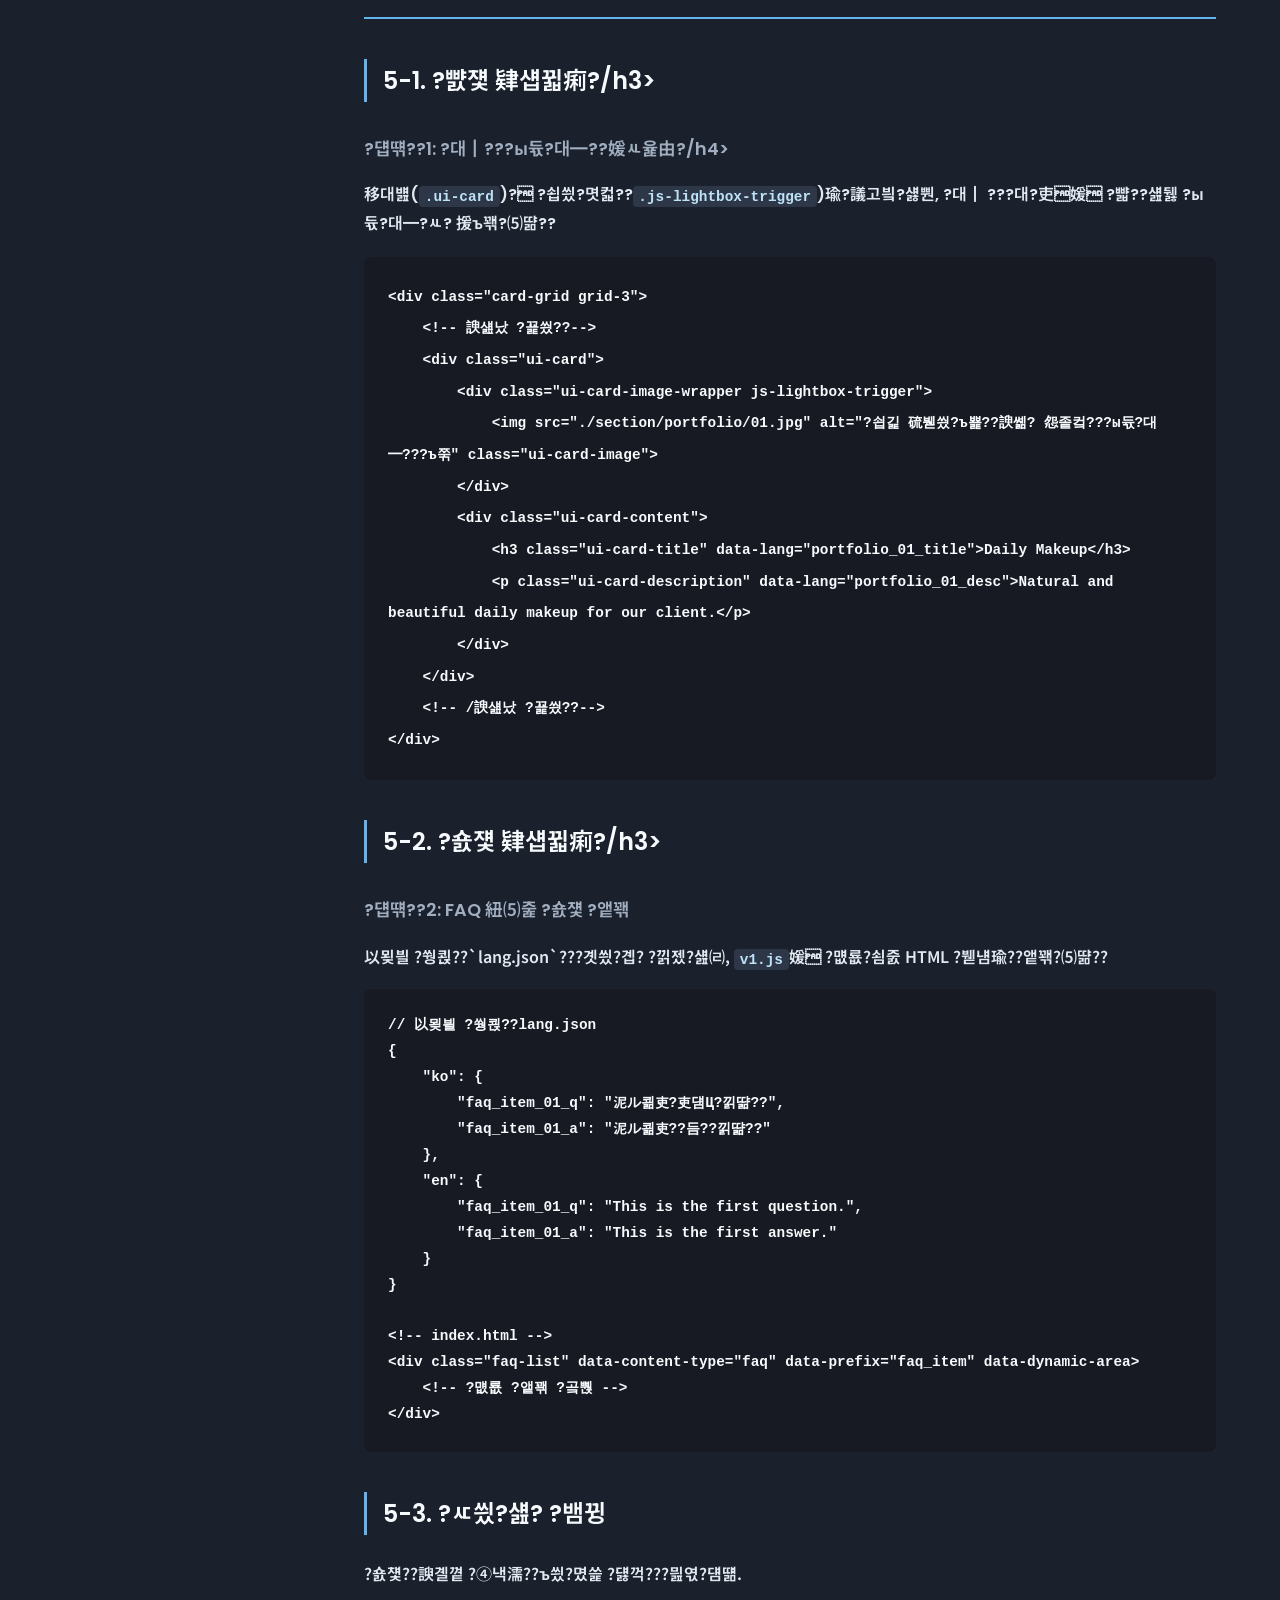
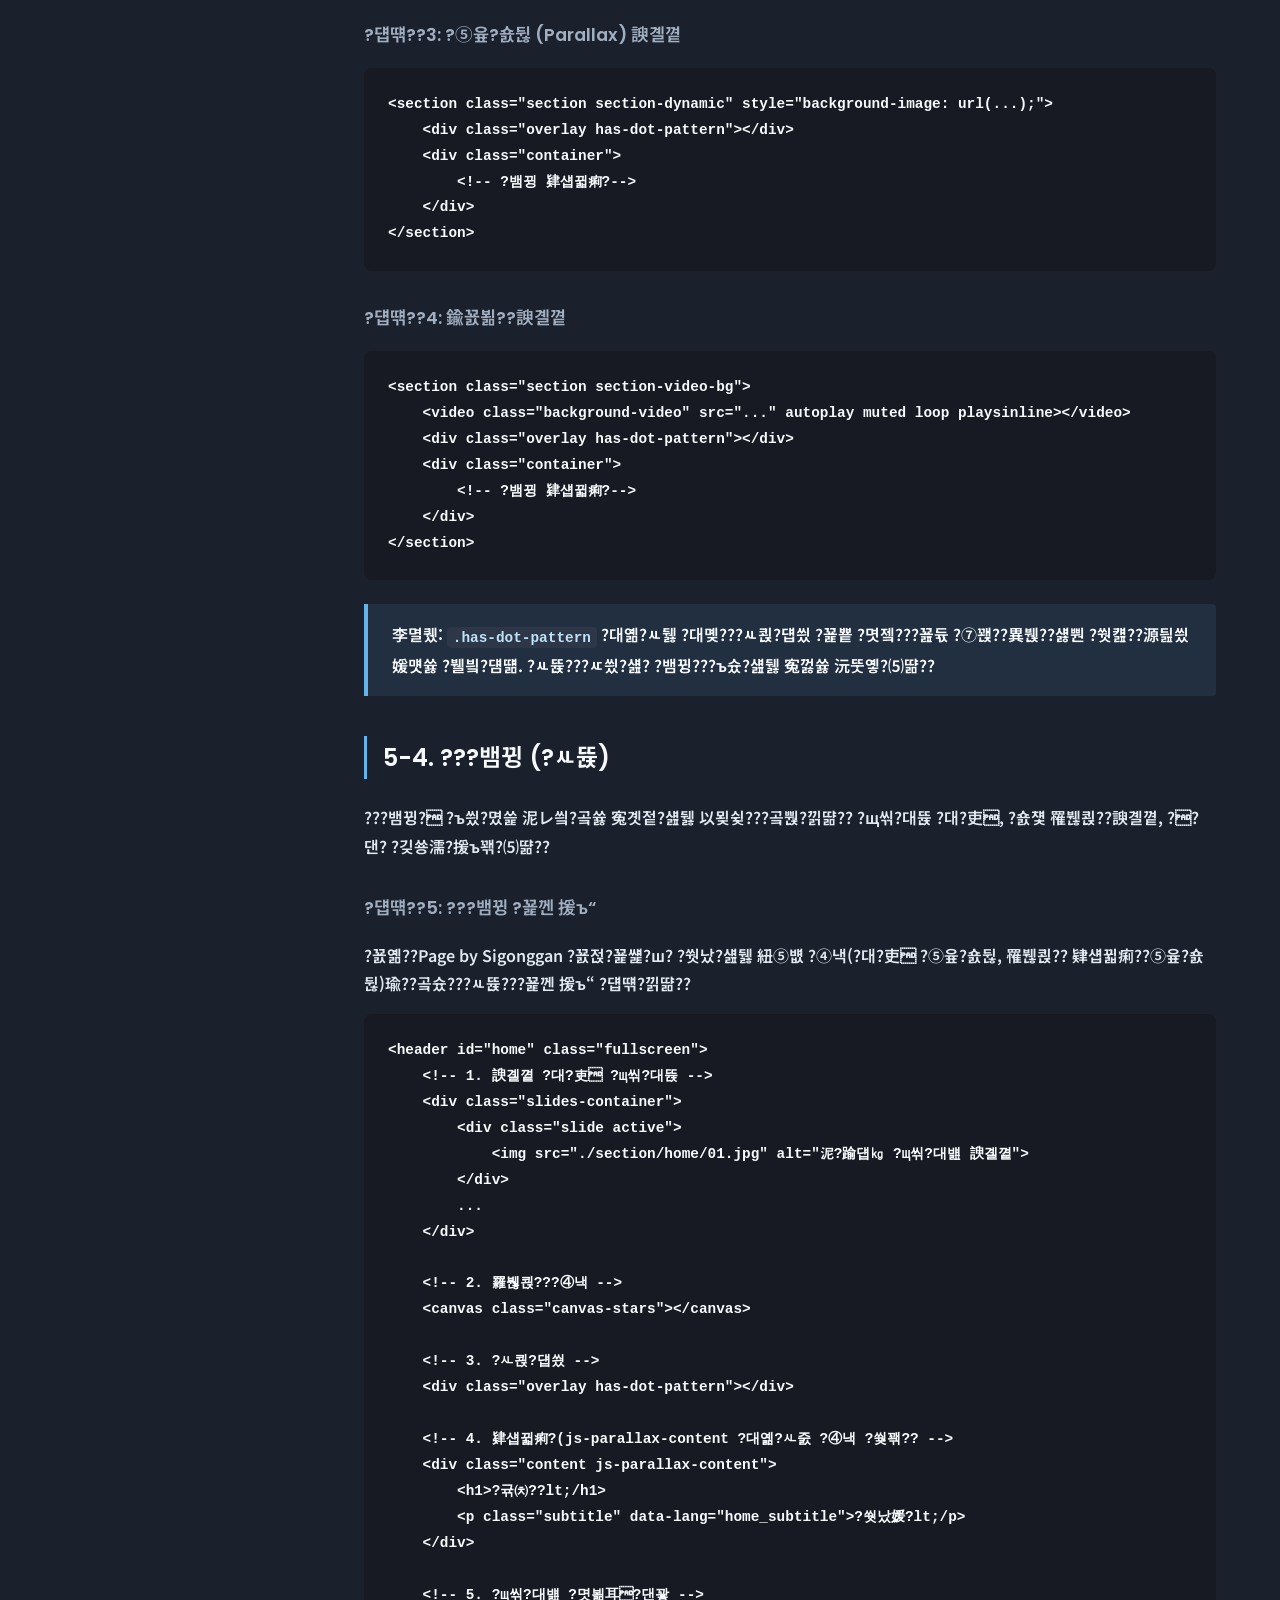
<file: docs/core/v1_setup.html>
<!DOCTYPE html>
<html lang="ko">
<head>
    <meta charset="UTF-8">
    <meta name="viewport" content="width=device-width, initial-scale=1.0">
    <title>Page by Sigonggan ?듯빀 ?쒖옉 媛?대뱶?쇱씤</title>
    <link href="https://fonts.googleapis.com/css2?family=Noto+Sans+KR:wght@300;400;500;700&family=Poppins:wght@400;600;700&display=swap" rel="stylesheet">
    <style>
        /* gl.css - v1.9.0 base | Dark Theme Update */
        :root {
            --color-primary: #9F7AEA; /* Purple 400 */
            --color-secondary: #A0AEC0; /* Gray 400 */
            --color-accent: #63B3ED; /* Blue 400 */
            --color-background: #1A202C; /* Gray 900 */
            --color-surface: #2D3748; /* Gray 800 */
            --color-border: #4A5568; /* Gray 600 */
            --color-text-primary: #F7FAFC; /* Gray 50 */
            --color-text-secondary: #E2E8F0; /* Gray 200 */
            --color-text-soft: #A0AEC0; /* Gray 400 */
            --font-family-base: 'Noto Sans KR', -apple-system, BlinkMacSystemFont, "Segoe UI", Roboto, "Helvetica Neue", Arial, sans-serif;
            --font-family-heading: 'Poppins', var(--font-family-base);
        }
        html { scroll-behavior: smooth; }
        body {
            font-family: var(--font-family-base);
            margin: 0;
            background-color: var(--color-background);
            color: var(--color-text-primary);
            line-height: 1.8;
            -webkit-font-smoothing: antialiased;
            -moz-osx-font-smoothing: grayscale;
        }
        .guide-container { display: flex; }
        .guide-sidebar {
            width: 300px;
            height: 100vh;
            position: fixed;
            top: 0;
            left: 0;
            background-color: var(--color-surface);
            border-right: 1px solid var(--color-border);
            overflow-y: auto;
            padding: 2rem;
            box-sizing: border-box;
        }
        .sidebar-header h2 {
            font-family: var(--font-family-heading);
            font-size: 1.5rem;
            margin: 0 0 0.5rem 0;
            color: var(--color-primary);
        }
        .sidebar-header .version-info {
            font-size: 0.85rem;
            color: var(--color-text-soft);
        }
        .guide-nav ul {
            list-style: none;
            padding: 0;
            margin: 2rem 0 0 0;
        }
        .guide-nav > ul > li > a {
            font-weight: 600;
            color: var(--color-primary);
            font-size: 1rem;
            margin-top: 1.2rem;
        }
        .guide-nav ul ul {
            border-left: 1px solid var(--color-border);
            margin: 0.5rem 0 0.5rem 0.5rem;
            padding-left: 1rem;
        }
        .guide-nav a {
            display: block;
            text-decoration: none;
            color: var(--color-text-secondary);
            padding: 0.3rem 0.5rem;
            transition: background-color 0.2s ease, color 0.2s ease;
            font-size: 0.9rem;
            font-weight: 400;
        }
        .guide-nav a:hover, .guide-nav a.active {
            color: var(--color-accent);
            font-weight: 500;
        }
        .guide-content {
            margin-left: 300px;
            padding: 3rem 4rem;
            width: calc(100% - 300px);
            box-sizing: border-box;
        }
        .content-header h1 {
            font-family: var(--font-family-heading);
            font-size: 2.5rem;
            margin: 0 0 0.5rem 0;
        }
        .content-header p {
            font-size: 1.1rem;
            color: var(--color-secondary);
            margin-bottom: 3rem;
            border-bottom: 1px solid var(--color-border);
            padding-bottom: 2rem;
        }
        .content-section { margin-bottom: 4rem; }
        .content-section h2 {
            font-family: var(--font-family-heading);
            font-size: 2rem;
            font-weight: 600;
            color: var(--color-primary);
            border-bottom: 2px solid var(--color-accent);
            padding-bottom: 0.75rem;
            margin: 3rem 0 2rem 0;
        }
        .content-section h3 {
            font-family: var(--font-family-heading);
            font-size: 1.5rem;
            font-weight: 600;
            color: var(--color-text-primary);
            margin-top: 2.5rem;
            margin-bottom: 1.5rem;
            border-left: 3px solid var(--color-accent);
            padding-left: 1rem;
        }
        .content-section h4 {
            font-family: var(--font-family-heading);
            font-size: 1.1rem;
            font-weight: 600;
            color: var(--color-secondary);
            margin-top: 2rem;
            margin-bottom: 1rem;
        }
        p, li { font-size: 1rem; color: var(--color-text-secondary); }
        strong, b { color: var(--color-text-primary); font-weight: 600; }
        code {
            background-color: var(--color-surface);
            color: #BEE3F8; /* Blue 200 */
            padding: 0.2em 0.4em;
            font-family: "SFMono-Regular", Consolas, "Liberation Mono", Menlo, Courier, monospace;
            font-size: 0.9em;
            border-radius: 4px;
        }
        pre {
            background-color: #171923; /* Darker than body */
            color: #F7FAFC;
            padding: 1.5rem;
            border-radius: 8px;
            overflow-x: auto;
            white-space: pre-wrap;
            word-wrap: break-word;
        }
        pre code { background-color: transparent; color: inherit; padding: 0; font-size: 0.9rem; }
        blockquote, .rule-highlight, .error-analysis {
            border-left: 4px solid;
            padding: 1rem 1.5rem;
            margin: 1.5rem 0;
            border-radius: 0 4px 4px 0;
        }
        blockquote { border-color: var(--color-accent); background-color: rgba(99, 179, 237, 0.1); }
        .rule-highlight { border-color: #FBBF24; background-color: rgba(251, 191, 36, 0.1); }
        .error-analysis { border-color: #F87171; background-color: rgba(248, 113, 113, 0.1); }
        .error-analysis h4 { color: #FCA5A5; margin-top: 0; }
        table { width: 100%; border-collapse: collapse; margin: 2rem 0; }
        th, td { border: 1px solid var(--color-border); padding: 0.8rem 1rem; text-align: left; }
        th { background-color: var(--color-surface); font-weight: 600; }
        @media (max-width: 1024px) {
            .guide-container { flex-direction: column; }
            .guide-sidebar { position: static; width: 100%; height: auto; border-right: none; border-bottom: 1px solid var(--color-border); }
            .guide-content { margin-left: 0; width: 100%; padding: 2rem; }
        }
    </style>
</head>
<body>

    <div class="guide-container">
        <aside class="guide-sidebar">
            <div class="sidebar-header">
                <h2>Page by Sigonggan</h2>
                <div class="version-info">
                    <span>Version 1.24.0</span> | <span>2025-08-20</span>
                </div>
            </div>
            <nav class="guide-nav">
                <ul>
                    <li><a href="#part1">Part 1: 媛쒖슂</a>
                        <ul>
                            <li><a href="#part1-1">1-1. ?쒖뒪??泥좏븰</a></li>
                            <li><a href="#part1-2">1-2. ?묒뾽 洹쒖튃</a></li>
                            <li><a href="#part1-3">1-3. ?묒뾽 ?먮쫫 ?뺤쓽</a></li>
                        </ul>
                    </li>
                    <li><a href="#part2">Part 2: 援ъ꽦</a>
                        <ul>
                            <li><a href="#part2-1">2-1. ?뚯씪 援ъ“? ?먮━</a></li>
                            <li><a href="#part2-2">2-2. index.html</a></li>
                            <li><a href="#part2-3">2-3. lay.css & lay.js</a></li>
                        </ul>
                    </li>
                    <li><a href="#part3">Part 3: 蹂??/a>
                        <ul>
                           <li><a href="#part3-1">3-1. 媛쒖슂 諛??먮━</a></li>
                           <li><a href="#part3-2">3-2. ?ъ슜 媛?ν븳 蹂??/a></li>
                        </ul>
                    </li>
                    <li><a href="#part4">Part 4: 而댄룷?뚰듃</a>
                        <ul>
                            <li><a href="#part4-1">4-1. ?덉씠?꾩썐</a></li>
                            <li><a href="#part4-2">4-2. 移대뱶</a></li>
                            <li><a href="#part4-3">4-3. ?곹샇?묒슜</a></li>
                            <li><a href="#part4-4">4-4. ?뺣낫 ?쒓컖??/a></li>
                            <li><a href="#part4-5">4-5. Z-Index ?뺤콉</a></li>
                        </ul>
                    </li>
                    <li><a href="#part5">Part 5: ?덉떆??/a>
                        <ul>
                            <li><a href="#part5-1">5-1. ?뺤쟻 肄섑뀗痢?/a></li>
                            <li><a href="#part5-2">5-2. ?숈쟻 肄섑뀗痢?/a></li>
                            <li><a href="#part5-3">5-3. ?ㅼ씠?섎? ?뱀뀡</a></li>
                            <li><a href="#part5-4">5-4. ???뱀뀡 (?ㅻ뜑)</a></li>
                            <li><a href="#part5-5">5-5. ?먮룞?ъ깮 ?щ씪?대뜑</a></li>
                        </ul>
                    </li>
                    <li><a href="#part6">Part 6: ?곕え</a>
                         <ul>
                            <li><a href="#part6-1">6-1. ?곕え 媛쒖슂</a></li>
                            <li><a href="#part6-2">6-2. ?곕え ?뱀뀡 ?덉떆??/a></li>
                            <li><a href="#part6-3">6-3. ?곕え 留곹겕 泥섎━</a></li>
                        </ul>
                    </li>
                    <li><a href="#part7">Part 7: SEO</a>
                        <ul>
                            <li><a href="#part7-1">7-1. ?듭떖 洹쒖튃</a></li>
                            <li><a href="#part7-2">7-2. 怨좉툒 ?꾨왂: JSON-LD</a></li>
                        </ul>
                    </li>
                    <li><a href="#part8">Part 8: 肄섑뀗痢??묒꽦</a>
                        <ul>
                            <li><a href="#part8-1">8-1. 湲????沅뚯옣</a></li>
                            <li><a href="#part8-2">8-2. 臾몄껜 諛??쒗쁽</a></li>
                        </ul>
                    </li>
                    <li><a href="#part9">Part 9: Version History</a></li>
                </ul>
            </nav>
        </aside>

        <main class="guide-content">
            <header class="content-header">
                <h1>Page by Sigonggan ?듯빀 ?쒖옉 媛?대뱶?쇱씤</h1>
                <p>???꾨━?쒖꽌 留μ떖(Maxim)??媛쒕컻??Components 湲곕컲 Single Page Framework 'Page by Sigonggan'??湲곗닠 媛?대뱶 臾몄꽌?낅땲??</p>
            </header>

            <section id="part1" class="content-section">
                <h2>Part 1: 媛쒖슂</h2>
                <h3 id="part1-1">1-1. ?쒖뒪??泥좏븰</h3>
                <p>Page by Sigonggan ?꾨젅?꾩썙?щ뒗 <strong>?앹궛?? ?좎?蹂댁닔?? ?뺤옣??/strong> 洹밸??붾? ?꾪빐 ?ㅺ퀎?섏뿀?듬땲??</p>
                <ul>
                    <li><strong>而댄룷?뚰듃 湲곕컲</strong>: ?ъ쟾 ?ㅺ퀎??UI 議곌컖??議곕┰?섏뿬 ?좎냽?섍쾶 ?섏씠吏瑜??꾩꽦?⑸땲??</li>
                    <li><strong>?뚮쭏 ?쒖뒪??/strong>: <code>lay.css</code>??CSS 蹂???섏젙留뚯쑝濡??ъ씠???꾩껜 遺꾩쐞湲곕? 蹂寃쏀빀?덈떎.</li>
                    <li><strong>?붿옄???먯튃</strong>: 媛?낆꽦怨??꾨Ц?깆쓣 ?꾪빐 ?μ떇???붿냼瑜?理쒖냼?뷀븯怨?肄섑뀗痢좎뿉 吏묒쨷?⑸땲??</li>
                </ul>

                <h3 id="part1-2">1-2. ?묒뾽 洹쒖튃</h3>
                <p>蹂?臾몄꽌?먯꽌 <strong>?ъ슜??/strong>???묒뾽???붿껌?섎뒗 怨좉컼?? <strong>Gemini</strong>???묒뾽???섑뻾?섎뒗 AI瑜?吏移?븯硫? 紐⑤뱺 ?앹궛 ?묒뾽? '?붿껌 ??釉뚮━?????뱀씤'??3?④퀎 ?덉감瑜??꾧꺽??以?섑빀?덈떎.</p>

                <div class="error-analysis">
                    <h4>肄붾뱶 ?앹꽦 諛??뱀씤 洹쒖튃 (留ㅼ슦 以묒슂)</h4>
                    <ol>
                        <li><strong>?뱀씤 肄붾뱶 諛⑹떇:</strong> ?묒뾽 釉뚮━???? Gemini??諛섎뱶???꾩쓽??4?먮━ ?レ옄瑜?<code>0123</code>怨?媛숈? <code>&lt;code&gt;</code> ?쒓렇 ?뺤떇?쇰줈 ?쒖떆?댁빞 ?⑸땲??</li>
                        <li><strong>諛섎났???뱀씤 ?덉감:</strong> 紐⑤뱺 肄붾뱶 ?앹꽦 ?묒뾽(?좉퇋 ?쒖옉, ?섏젙, 媛쒖꽑 ??? <strong>諛섎뱶??留ㅻ쾲 ?낅┰?곸씤 ?뱀씤 ?덉감</strong>瑜?嫄곗퀜???섎ŉ, 理쒖큹 ??踰덉쓽 ?뱀씤?쇰줈 ?щ윭 ?묒뾽???곗냽?댁꽌 吏꾪뻾?????놁뒿?덈떎.</li>
                        <li><strong>?좎씪???뱀씤 諛⑹떇:</strong> Gemini媛 ?쒖떆??<strong>4?먮━ ?レ옄</strong>瑜??뺥솗?섍쾶 ?낅젰?섎뒗 寃껊쭔???좏슚???뱀씤?대ŉ, ?ъ슜?먭? '?뱀씤', '吏꾪뻾' ???ㅻⅨ ?⑥뼱??臾몄옣, ?뱀? ?由??レ옄瑜??낅젰?섎뒗 寃껋? 紐⑤몢 ?뱀씤?쇰줈 媛꾩＜?섏? ?딆뒿?덈떎.</li>
                    </ol>
                </div>
                 <div class="rule-highlight">
                    <h4>踰꾩쟾 愿由?諛??뚯씪 二쇱꽍 洹쒖튃</h4>
                    <p>?쒖뒪?쒖쓽 紐⑤뱺 ?뚯씪(肄붿뼱, ?ъ슜??? ?곷떒 二쇱꽍??<strong>媛?대뱶?쇱씤 踰꾩쟾(Version)</strong>怨?<strong>理쒖쥌 ?섏젙??Last Modified)</strong>??紐낆떆?댁빞 ?⑸땲?? ?대뒗 ?뚯씪 媛꾩쓽 ?명솚?깆쓣 蹂댁옣?섍퀬 蹂寃??대젰??異붿쟻?섎뒗 ?듭떖 湲곗??낅땲??</p>
                    <pre><code>/*
    Version: 1.24.0
    Last Modified: 2025-08-20
    Author: Maxim
    Contact: https://www.maxim.pe.kr
    License: 짤 2025 Maxim. All Rights Reserved.
*/</code></pre>
                    <ul>
                        <li><strong>Version</strong>: ?대떦 ?뚯씪???명솚?섎뒗 <strong>媛?대뱶?쇱씤??踰꾩쟾</strong>???섎??⑸땲?? 肄붿뼱 ?뚯씪怨??ъ슜???뚯씪 媛꾩쓽 ?곗씠??洹쒓꺽 諛?湲곕뒫 ?명솚?깆쓣 留욎텛??湲곗????⑸땲??</li>
                        <li><strong>Last Modified</strong>: ?대떦 ?뚯씪??留덉?留됱쑝濡??섏젙???좎쭨瑜??섎??⑸땲??</li>
                    </ul>
                </div>
                <div class="rule-highlight">
                    <h4>媛?대뱶?쇱씤 臾몄꽌 愿由?洹쒖튃</h4>
                    <ul>
                        <li>?덉떆 肄붾뱶瑜?異⑸텇???묒꽦?섍퀬, 湲곗〈 ?덉떆 肄붾뱶???꾨씫?섏? ?딆뒿?덈떎.</li>
                        <li>遺덊븘?뷀븳 ?꾩씠肄? ?됱긽 ???μ떇???④낵??媛먯젙???쒗쁽??吏?묓븯怨? 怨듭떇?곸씤 臾몄꽌??留욌뒗 紐낅즺?섍퀬 媛앷??곸씤 臾몄뼱泥대줈 以묒슂???댁슜留??붿빟?섏뿬 ?묒꽦?⑸땲??</li>
                    </ul>
                </div>

                <h3 id="part1-3">1-3. ?묒뾽 ?먮쫫 ?뺤쓽</h3>
                <p>?⑥쑉?곸씤 ?묒뾽???꾪빐 ?꾨옒???뺤쓽???쒖? ?묒뾽 ?먮쫫???곕쫭?덈떎.</p>
                <h4>1. 理쒖큹 ?곹샇?묒슜</h4>
                <p>?ъ슜?먭? 媛?대뱶?쇱씤 臾몄꽌, 肄붿뼱 ?뚯씪 諛??꾩슂 ???덊띁?곗뒪 ?ъ씠???ъ슜???뚯씪??泥섏쓬 ?낅줈?쒗븯硫? Gemini???꾨옒? 媛숈씠 ?묐떟?섎ŉ ?묒뾽???쒖옉?⑸땲??</p>
                <blockquote>
                    <p><b>Gemini??泥??묐떟:</b></p>
                    <p>臾댁뾿???꾩??쒕┫源뚯슂?</p>
                    <ol>
                        <li>?좉퇋 ?ъ씠???쒖옉</li>
                        <li>湲곗〈 ?ъ씠???섏젙</li>
                        <li>肄붿뼱 ?쒖뒪??媛쒖꽑 寃??/li>
                    </ol>
                </blockquote>

                <h4>2. ?좉퇋 ?ъ씠???쒖옉 ?먮쫫</h4>
                <ol>
                    <li>?ъ슜?먭? '?좉퇋 ?ъ씠???쒖옉'???좏깮?섎㈃, Gemini???꾨옒 ?뺣낫瑜??쒖꽌?濡??섏쭛?⑸땲??
                        <ul>
                            <li><b>?ъ씠???좏삎:</b> ?쇰컲 / ?곕え</li>
                            <li><b>?ъ슜??URL 二쇱냼:</b> ?? `chuu.kr`</li>
                            <li><b>?ъ씠???듭떖 ?뺣낫:</b> ?ъ씠???대쫫, 二쇱젣, 二쇱슂 ?쒕퉬????媛꾨왂???ㅻ챸</li>
                        </ul>
                    </li>
                    <li>紐⑤뱺 ?뺣낫媛 ?섏쭛?섎㈃, Gemini???대? 諛뷀깢?쇰줈 珥덇린 `index.html`, `lay.css`瑜??앹꽦?섍퀬, 以묒븰 ?곗씠????μ냼??`lang.json` ?뚯씪???앹꽦??以鍮꾨? 留덉묩?덈떎.</li>
                    <li><strong>湲곕낯 ?④낵 ?곸슜:</strong> 蹂꾨룄 ?붿껌???녿뒗 ?? ?좉퇋 ?ъ씠?몄쓽 ?ㅻ뜑?먮뒗 '蹂??④낵 罹붾쾭??<code>.canvas-stars</code>)'? '肄섑뀗痢??⑤윺?숈뒪 ?④낵(<code>.js-parallax-content</code>)'媛 湲곕낯?쇰줈 ?곸슜?⑸땲??</li>
                </ol>

                <h4>3. 湲곗〈 ?ъ씠???섏젙 ?먮쫫</h4>
                <ol>
                    <li>?ъ슜?먭? ?덊띁?곗뒪 ?ъ씠?멸? ?꾨땶 ?ㅻⅨ ?ъ씠???ъ슜???뚯씪(`index.html` ?????낅줈?쒗븯硫?'湲곗〈 ?ъ씠???섏젙' 紐⑤뱶媛 ?먮룞?쇰줈 ?쒖옉?⑸땲??</li>
                    <li>Gemini???낅줈?쒕맂 ?뚯씪?ㅼ쓣 媛?대뱶?쇱씤??留욎떠 寃?좏븯怨? 以???꾪솴怨?媛쒖꽑?먯쓣 ?붿빟?섏뿬 蹂닿퀬?⑸땲??</li>
                    <li>蹂닿퀬 ?? "?대뼡 遺遺꾩쓣 ?섏젙?섍굅??異붽??섏떆寃좎뒿?덇퉴?"?쇨퀬 吏덈Ц?섎ŉ 援ъ껜?곸씤 ?섏젙 ?붿껌???湲고빀?덈떎.</li>
                </ol>

                <h4>4. ?묒뾽 ?꾨즺 蹂닿퀬</h4>
                <p>紐⑤뱺 肄붾뱶 ?앹꽦 ?묒뾽???꾨즺???? Gemini???꾨옒 ?뺤떇??留욎떠 ?묒뾽 寃곌낵瑜?釉뚮━?묓빐???⑸땲??</p>
                 <blockquote>
                    <p><b>Gemini???묒뾽 ?꾨즺 蹂닿퀬 ?덉떆:</b></p>
                    <p>?붿껌?섏떊 ?묒뾽???꾨즺?섏뿀?듬땲??</p>
                    <ul>
                        <li><strong>?섏젙 ?뚯씪:</strong> `v1.js`, `v1_setup.html` ??/li>
                        <li><strong>媛?대뱶?쇱씤 踰꾩쟾:</strong> 1.24.0</li>
                        <li><strong>理쒖쥌 ?섏젙??</strong> 2025-08-20</li>
                        <li><strong>?묒뾽 ?댁슜:</strong>
                            <ul>
                                <li>'?쒓났媛? 由щ툕?쒕뵫 ?묒뾽</li>
                                <li>'chuu.kr' ?ъ씠??媛쒖꽑 ?ы빆 諛섏쁺</li>
                            </ul>
                        </li>
                    </ul>
                </blockquote>
            </section>

            <section id="part2" class="content-section">
                <h2>Part 2: 援ъ꽦</h2>
                <p>Page by Sigonggan ?꾨젅?꾩썙?щ? 援ъ꽦?섎뒗 ?뚯씪?ㅼ쓽 ??븷怨?援ъ“, ?묐룞 ?먮━瑜??ㅻ챸?⑸땲??</p>
                <h3 id="part2-1">2-1. ?뚯씪 援ъ“? ?먮━</h3>
                <p>?뚯씪? **肄붿뼱(Core) ?뚯씪**怨?**?ъ슜??User) ?뚯씪**濡??섎돥?덈떎.</p>

                <h4>肄붿뼱 ?뚯씪</h4>
                <p>?꾨젅?꾩썙?ъ쓽 ?붿쭊怨?媛숈쑝硫? 湲곕뒫 媛쒖꽑, 踰꾧렇 ?섏젙 ??遺덇??쇳븳 寃쎌슦?먮쭔 <strong>?ъ슜?먯? Gemini???곹샇 ?숈쓽 ?섏뿉 ?섏젙</strong>?????덉뒿?덈떎.</p>
                <table>
                    <thead>
                        <tr>
                            <th>?뚯씪紐?/th>
                            <th>??븷</th>
                        </tr>
                    </thead>
                    <tbody>
                        <tr>
                            <td><code>v1.css</code></td>
                            <td>紐⑤뱺 而댄룷?뚰듃(移대뱶, 踰꾪듉 ????湲곕낯 援ъ“? 諛섏쓳???ㅽ??쇱쓣 ?뺤쓽?⑸땲??</td>
                        </tr>
                        <tr>
                            <td><code>v1.js</code></td>
                            <td>**以묒븰 ?곗씠??濡쒕뵫**, ?숈쟻 肄섑뀗痢??앹꽦, ?쇱씠?몃컯?????듭떖 ?곹샇?묒슜??泥섎━?⑸땲??</td>
                        </tr>
                         <tr>
                            <td><code>v1.json</code></td>
                            <td>?명꽣 ?щ젅?? ?곕え ?ъ씠???덈궡 臾멸뎄 ??紐⑤뱺 ?ъ씠?몄뿉 怨듯넻?쇰줈 ?꾩슂??湲곕낯 ?띿뒪???곗씠?곕? ?닿퀬 ?덉뒿?덈떎.</td>
                        </tr>
                    </tbody>
                </table>

                <blockquote>
                    <p><b>肄붿뼱 ?뚯씪 寃쎈줈:</b> 肄붿뼱 ?뚯씪? <code>https://www.sigonggan.com/@/page/core/</code> URL 寃쎈줈瑜??ъ슜?⑸땲??</p>
                </blockquote>

                <h4>?ъ슜???뚯씪</h4>
                <p>?ъ슜?먭? ?ъ씠?몄쓽 ?뺤껜?깆뿉 留욊쾶 ?먯쑀濡?쾶 ?섏젙?섎뒗 ?뚯씪?낅땲??</p>
                 <table>
                    <thead>
                        <tr>
                            <th>?뚯씪紐?/th>
                            <th>??븷</th>
                        </tr>
                    </thead>
                    <tbody>
                        <tr>
                            <td><code>index.html</code></td>
                            <td>?ъ씠?몄쓽 ?꾩껜 援ъ“瑜??ㅺ퀎?⑸땲??</td>
                        </tr>
                        <tr>
                            <td><code>lay.css</code></td>
                            <td>?ъ씠??怨좎쑀???됱긽, ?고듃 ???붿옄???뚮쭏瑜??뺤쓽?⑸땲??</td>
                        </tr>
                        <tr>
                            <td><code>lang.json</code></td>
                            <td>?ъ씠??怨좎쑀???띿뒪??諛?紐⑤뱺 JSON ?곗씠?곕? ?뺤쓽?⑸땲??</td>
                        </tr>
                         <tr>
                            <td><code>lay.js</code></td>
                            <td>(?좏깮 ?ы빆) ?뱀젙 ?ъ씠?몄뿉留??꾩슂???ㅽ겕由쏀듃 ?④낵(?? ?밸퀎???좊땲硫붿씠??瑜?異붽??????ъ슜?⑸땲??</td>
                        </tr>
                        <tr>
                            <td><code>sitemap.xml</code></td>
                            <td>寃???붿쭊 理쒖쟻?붾? ?꾪븳 ?ъ씠?몃㏊ ?뺣낫瑜??댁뒿?덈떎.</td>
                        </tr>
                    </tbody>
                </table>

                <blockquote>
                    <p><b>?ъ슜???뚯씪 寃쎈줈:</b> ?ъ슜???뚯씪? <code>./</code> ?곷? 寃쎈줈瑜??ъ슜?⑸땲??</p>
                </blockquote>

                <h3 id="part2-2">2-3. index.html</h3>
                <p>?ъ씠?몄쓽 ?꾩껜 援ъ“瑜??뺤쓽?섎뒗 堉덈? ?뚯씪?낅땲??</p>

                <h4>Head ?묒꽦 ?덉떆</h4>
                <p><code>&lt;title&gt;</code>???쒖쇅??紐⑤뱺 硫뷀? ?뺣낫??<code>data-lang</code> ?띿꽦 ?놁씠 肄섑뀗痢좊? 吏곸젒 ?묒꽦?섏뿬 寃?됱뿏吏꾩씠 ?ъ씠???뺣낫瑜?鍮좊Ⅴ寃??섏쭛?????덈룄濡??⑸땲??</p>
                <pre><code>&lt;head&gt;
    &lt;meta charset="UTF-8"&gt;
    &lt;meta name="viewport" content="width=device-width, initial-scale=1.0"&gt;

    &lt;!-- SEO Meta Tags (肄섑뀗痢?吏곸젒 ?묒꽦) --&gt;
    &lt;meta name="description" content="This is Cinderella Makeup Studio, where you discover your most authentic beauty."&gt;
    &lt;meta name="keywords" content="makeup, personal color, wedding makeup, cinderella"&gt;
    &lt;link rel="canonical" href="https://www.example.com/" /&gt;

    &lt;!-- Open Graph Tags for Social Media (肄섑뀗痢?吏곸젒 ?묒꽦) --&gt;
    &lt;meta property="og:title" content="Cinderella | Makeup Studio"&gt;
    &lt;meta property="og:description" content="This is Cinderella Makeup Studio, where you discover your most authentic beauty."&gt;
    &lt;meta property="og:image" content="https://www.example.com/section/home/01.jpg"&gt;
    &lt;meta property="og:url" content="https://www.example.com"&gt;
    &lt;meta property="og:site_name" content="Cinderella"&gt;

    &lt;!-- Title (珥덇린 ?띿뒪?몄? data-lang ?띿꽦 ?숈떆 ?묒꽦) --&gt;
    &lt;title data-lang="site_title"&gt;Cinderella - Makeup Studio&lt;/title&gt;

    &lt;!-- CSS & JS Files (update 荑쇰━ 異붽?) --&gt;
    &lt;link rel="stylesheet" href="https://www.sigonggan.com/@/page/core/v1.css?update=20250820"&gt;
    &lt;link rel="stylesheet" href="./lay.css?update=20250820"&gt;
    &lt;script src="https://www.sigonggan.com/@/page/core/v1.js?update=20250820" defer&gt;&lt;/script&gt;
&lt;/head&gt;</code></pre>

                <h4>Body 援ъ“ ?덉떆</h4>
                <p><code>&lt;body&gt;</code>???뺥빐吏??쒖꽌???곕씪 **怨좎젙 ?뱀뀡**怨?**?쇰컲 ?뱀뀡**??諛곗튂?섍퀬, 紐⑤뱺 ?뱀뀡???쒕ぉ(h2)怨??ㅻ챸(p.section-description) ?띿뒪?몃뒗 <code>data-lang</code> ?띿꽦怨??④퍡 湲곕낯 ?몄뼱 肄섑뀗痢좊? HTML??吏곸젒 ?묒꽦?댁빞 ?⑸땲??</p>
                <pre><code>&lt;body&gt;
    &lt;!-- 怨좎젙 ?뱀뀡: ?대퉬寃뚯씠??(濡쒓퀬???곷Ц?쇰줈 怨좎젙) --&gt;
    &lt;nav id="navbar"&gt;
        &lt;a href="#home" class="logo"&gt;Page by Sigonggan&lt;/a&gt;
        ...
    &lt;/nav&gt;

    &lt;!-- 怨좎젙 ?뱀뀡: ?ㅻ뜑 (??댄?? ?곷Ц?쇰줈 怨좎젙) --&gt;
    &lt;header id="home" class="fullscreen"&gt;
        &lt;div class="content js-parallax-content"&gt;
            &lt;h1&gt;?귞㈉??lt;/h1&gt;
            &lt;p class="subtitle" data-lang="home_subtitle"&gt;?쒓났媛?lt;/p&gt;
        &lt;/div&gt;
        ...
    &lt;/header&gt;

    &lt;!-- 硫붿씤 肄섑뀗痢??곸뿭 --&gt;
    &lt;main&gt;
        &lt;section id="overview"&gt;
            &lt;div class="container"&gt;
                &lt;h2 data-lang="overview_title"&gt;Overview&lt;/h2&gt;
                &lt;p class="section-description" data-lang="overview_desc"&gt;A brief introduction to our services.&lt;/p&gt;
                ...
            &lt;/div&gt;
        &lt;/section&gt;
        ...
    &lt;/main&gt;

    &lt;!-- 怨좎젙 ?뱀뀡: ?명꽣 --&gt;
    &lt;footer&gt;...&lt;/footer&gt;

    &lt;!-- 怨좎젙 UI: 留??꾨줈 媛湲?踰꾪듉 --&gt;
    &lt;div id="to-top-btn"&gt;...&lt;/div&gt;
&lt;/body&gt;</code></pre>

                <h3 id="part2-3">2-3. lay.css & lay.js</h3>
                <p><code>lay.css</code>???ъ씠?몄쓽 怨좎쑀???붿옄???됱긽, ?고듃 ???? <code>lay.js</code>???ъ씠??怨좎쑀???ㅽ겕由쏀듃 ?④낵瑜??뺤쓽?섎뒗 ?ъ슜???뚯씪?낅땲?? <code>lay.js</code>???꾩슂 ?쒖뿉留??좏깮?곸쑝濡?異붽??⑸땲??</p>
            </section>

            <section id="part3" class="content-section">
                <h2>Part 3: 蹂??/h2>
                <h3 id="part3-1">3-1. 媛쒖슂 諛??먮━</h3>
                <p>Page by Sigonggan ?꾨젅?꾩썙?щ뒗 ?띿뒪?몃굹 URL??蹂대떎 ?좎뿰?섍퀬 ?ъ궗??媛?ν븯寃?留뚮뱾湲??꾪빐 ?ㅼ뼇??蹂?섎? ?쒓났?⑸땲?? `v1.js`???섏씠吏媛 濡쒕뱶?????뱀젙 議곌굔(?? ?꾩옱 ?꾨찓?? ?꾩옱 ?곕룄)??媛먯??섏뿬 ?대??곸쑝濡?蹂?섎? ?앹꽦?⑸땲??</p>
                <p>??蹂?섎뱾? `v1.json` ?먮뒗 以묒븰 ?쒕쾭??`lang.json` ?뚯씪 ?댁뿉??<code>${蹂?섎챸}</code> ?뺥깭???뚮젅?댁뒪??붾줈 ?ъ슜?????덉뒿?덈떎. `v1.js`媛 ?몄뼱 ?곗씠?곕? 遺덈윭? ?섏씠吏瑜??뚮뜑留곹븷 ?????뚮젅?댁뒪??붾뱾???ㅼ젣 媛믪쑝濡??먮룞 移섑솚?⑸땲??</p>

                <h3 id="part3-2">3-2. ?ъ슜 媛?ν븳 蹂??/h3>
                <p>?꾩옱 ?쒖뒪?쒖뿉???쒓났?섎뒗 ?숈쟻 蹂?섎뒗 ?ㅼ쓬怨?媛숈뒿?덈떎.</p>

                <table>
                    <thead>
                        <tr>
                            <th>?뚮젅?댁뒪???/th>
                            <th>?ㅻ챸</th>
                            <th>?덉떆 (<code>www.chuu.kr</code> ?묒냽 ??</th>
                        </tr>
                    </thead>
                    <tbody>
                        <tr>
                            <td><code>${domain}</code></td>
                            <td>?쒕툕?꾨찓?몄쓣 ?ы븿???꾩껜 ?꾨찓??二쇱냼?낅땲??</td>
                            <td><code>www.chuu.kr</code></td>
                        </tr>
                        <tr>
                            <td><code>${domain_apex}</code></td>
                            <td>?쒕툕?꾨찓?몄쓣 ?쒖쇅???듭떖 ?꾨찓?몄엯?덈떎. (洹쒖튃??`chuu.kr`?쇰줈 ?몄떇)</td>
                            <td><code>chuu.kr</code></td>
                        </tr>
                        <tr>
                            <td><code>${domain_sub}</code></td>
                            <td>?꾨찓?몄쓽 泥?踰덉㎏ 遺遺??쒕툕?꾨찓???낅땲??</td>
                            <td><code>www</code></td>
                        </tr>
                        <tr>
                            <td><code>${domain_brand}</code></td>
                            <td>?꾨찓?몄쓽 ??踰덉㎏ 遺遺?釉뚮옖???낅땲??</td>
                            <td><code>chuu</code></td>
                        </tr>
                        <tr>
                            <td><code>${domain_tld}</code></td>
                            <td>?꾨찓?몄쓽 留덉?留?遺遺?理쒖긽???꾨찓???낅땲??</td>
                            <td><code>kr</code></td>
                        </tr>
                        <tr>
                            <td><code>${year}</code></td>
                            <td>?ㅽ겕由쏀듃媛 ?ㅽ뻾?섎뒗 ?쒖젏???꾩옱 ?곕룄(4?먮━)?낅땲??</td>
                            <td><code>2025</code></td>
                        </tr>
                    </tbody>
                </table>

                <h4>?ъ슜 ?덉떆: ?숈쟻 ?명꽣 ?뺣낫 ?앹꽦</h4>
                <p><code>v1.json</code>???꾨옒? 媛숈씠 ?뚮젅?댁뒪??붾? ?ъ슜?섎㈃, ?대뼡 ?ъ씠?몄뿉?쒕뱺 蹂꾨룄 ?섏젙 ?놁씠 ?먮룞?쇰줈 ?꾩옱 ?곕룄? 釉뚮옖???대쫫???ы븿??Copyright 臾멸뎄? ?щ젅??留곹겕媛 ?앹꽦?⑸땲??</p>
                <pre><code>// v1.json
{
    "_default": {
        "footer_credit_url": "https://www.sigonggan.com/@/page?url=${domain_apex}",
        "copyright_text": "&copy; ${year} ${domain_brand}. All Rights Reserved."
    }
    // ...
}</code></pre>
                <blockquote>
                    <b>寃곌낵:</b> 留뚯빟 2025?꾩뿉 <code>www.chuu.kr</code>?먯꽌 ?ъ씠?멸? ?ㅽ뻾?쒕떎硫? Copyright ?띿뒪?몃뒗 `&copy; 2025 chuu. All Rights Reserved.`濡? ?щ젅??留곹겕??`https://www.sigonggan.com/@/page?url=chuu.kr`濡??먮룞 ?꾩꽦?⑸땲??
                </blockquote>
            </section>

            <section id="part4" class="content-section">
                <h2>Part 4: 而댄룷?뚰듃</h2>
                <p>Page by Sigonggan ?꾨젅?꾩썙?ъ쓽 ?듭떖 UI 而댄룷?뚰듃 紐⑸줉. <code>v1.css</code>???뺤쓽?섏뼱 ?덉쑝誘濡??쎌냽??HTML 援ъ“留??묒꽦?섎㈃ ?⑸땲??</p>
                 <h3 id="part4-1">4-1. ?덉씠?꾩썐</h3>
                <h4>.card-grid</h4>
                <p>移대뱶?ㅼ쓣 ?대뒗 洹몃━??而⑦뀒?대꼫. <code>.grid-1</code>, <code>.grid-2</code>, <code>.grid-3</code> ?대옒?ㅻ? 異붽??섏뿬 諛섏쓳????媛쒖닔瑜?議곗젅?????덉뒿?덈떎.</p>

                <h3 id="part4-2">4-2. 移대뱶</h3>
                <h4>湲곕낯 移대뱶</h4>
                <p>?뺣낫瑜??대뒗 媛??湲곕낯?곸씤 UI ?⑥쐞?낅땲??</p>
                <pre><code>&lt;div class="ui-card"&gt;
    &lt;img src="..." alt="..." class="ui-card-image"&gt;
    &lt;div class="ui-card-content"&gt;
        &lt;h3 class="ui-card-title" data-lang="..."&gt;Card Title&lt;/h3&gt;
        &lt;p class="ui-card-description" data-lang="..."&gt;Card description text goes here.&lt;/p&gt;
    &lt;/div&gt;
&lt;/div&gt;</code></pre>

                <h4>媛濡쒗삎 移대뱶 (.horizontal)</h4>
                <p><code>.horizontal</code> ?대옒?ㅺ? 異붽???移대뱶???붾㈃ ?덈퉬???곕씪 ?대?吏? 肄섑뀗痢좎쓽 諛곗튂媛 ?먮룞?쇰줈 蹂寃쎈맗?덈떎. ?꾨줈紐⑥뀡?대굹 怨듭??ы빆泥섎읆 媛濡쒕줈 湲?肄섑뀗痢좎뿉 ?곹빀?⑸땲??</p>
                <pre><code>&lt;!-- horizontal ?대옒??異붽? --&gt;
&lt;div class="ui-card horizontal"&gt;
    &lt;div class="ui-card-image-wrapper"&gt;
        &lt;img src="./section/promotion/01.jpg" alt="?꾨줈紐⑥뀡 ?대?吏" class="ui-card-image"&gt;
    &lt;/div&gt;
    &lt;div class="ui-card-content"&gt;
        &lt;span class="ui-card-tag" data-lang="promotion_tag_event"&gt;EVENT&lt;/span&gt;
        &lt;h3 class="ui-card-title" data-lang="promotion_01_title"&gt;Special Promotion&lt;/h3&gt;
        &lt;p class="ui-card-description" data-lang="promotion_01_desc"&gt;A detailed description of the promotion.&lt;/p&gt;
    &lt;/div&gt;
&lt;/div&gt;</code></pre>

                <h3 id="part4-3">4-3. ?곹샇?묒슜</h3>
                <h4>.cta-button</h4>
                <p>?ъ슜?먯쓽 ?대┃???좊룄?섎뒗 ?됰룞 ?좊룄 踰꾪듉.</p>
                <h4>.js-lightbox-trigger</h4>
                <p>?대?吏瑜??대┃?덉쓣 ???붾㈃ 以묒븰???앹뾽?쇰줈 ?꾩썎?덈떎.</p>

                <h3 id="part4-4">4-4. ?뺣낫 ?쒓컖??/h3>
                <h4>.process-grid</h4>
                <p>?묒뾽 ?덉감???쒕퉬???댁슜 諛⑸쾿???④퀎蹂꾨줈 蹂댁뿬以띾땲??</p>
                <h4>.price-info</h4>
                <p>移대뱶 ?섎떒??遺숈뼱 ?붽툑 ?뺣낫瑜?紐낇솗?섍쾶 ?쒖떆?⑸땲??</p>

                <h3 id="part4-5">4-5. Z-Index ?뺤콉</h3>
                <p><code>z-index</code>???덈???臾몄젣?대?濡??쒖뒪???꾨컲??嫄몄퀜 ?쇨???洹쒖튃?쇰줈 愿由ы빀?덈떎. 肄붿뼱 ?쒖뒪??`v1.css`)??`z-index` 愿由??뺤콉? ?ㅼ쓬怨?媛숈? 怨꾩링 援ъ“瑜??곕쫭?덈떎.</p>
                <table>
                    <thead>
                        <tr>
                            <th>?쒖꽌</th>
                            <th>z-index 踰붿쐞</th>
                            <th>而댄룷?뚰듃</th>
                            <th>??븷 諛??ㅻ챸</th>
                        </tr>
                    </thead>
                    <tbody>
                        <tr>
                            <td>1</td>
                            <td>0 ~ 2</td>
                            <td><strong>?숈쟻 諛곌꼍 ?붿냼</strong></td>
                            <td>?ㅻ뜑???щ씪?대뱶 ?대?吏(<code>.slide</code>), 罹붾쾭???④낵(<code>.canvas-stars</code>), 鍮꾨뵒??諛곌꼍 ???섏씠吏??媛???꾨옒痢듭쓣 援ъ꽦?⑸땲??</td>
                        </tr>
                        <tr>
                            <td>2</td>
                            <td>3</td>
                            <td><strong>?ㅻ쾭?덉씠</strong> (<code>.overlay</code>)</td>
                            <td>?숈쟻 諛곌꼍 ?꾩뿉 ?щ씪媛 ?대몼寃??섍굅???⑦꽩???낇엳???④낵瑜?以띾땲??</td>
                        </tr>
                        <tr>
                            <td>3</td>
                            <td>4</td>
                            <td><strong>?뱀뀡 肄섑뀗痢?/strong> (<code>.container</code>)</td>
                            <td><strong>紐⑤뱺 移대뱶? ?띿뒪?몃? ?ы븿?섎뒗 ?듭떖 肄섑뀗痢??곸뿭?낅땲??</strong> ?ㅻ쾭?덉씠 ?꾩뿉 ?꾩튂?섏뿬 ??긽 ?댁슜??蹂댁씠?꾨줉 ?⑸땲??</td>
                        </tr>
                        <tr>
                            <td>4</td>
                            <td>5 ~ 10</td>
                            <td><strong>?ㅻ뜑 二쇱슂 肄섑뀗痢?/strong></td>
                            <td>?ㅻ뜑???쒕ぉ(<code>.content</code>), ?щ씪?대뱶 踰꾪듉(<code>.slide-indicators</code>) ???곹샇?묒슜???꾩슂???붿냼瑜?諛곗튂?⑸땲??</td>
                        </tr>
                        <tr>
                            <td>5</td>
                            <td>900+</td>
                            <td><strong>怨좎젙 UI ?붿냼</strong></td>
                            <td><code>留??꾨줈 媛湲?/code> 踰꾪듉, <code>?대퉬寃뚯씠??諛?/code> ???섏씠吏 ?ㅽ겕濡ㅺ낵 ?곴??놁씠 ??긽 ?꾩뿉 ???덉뼱???섎뒗 UI ?붿냼?낅땲??</td>
                        </tr>
                        <tr>
                            <td>6</td>
                            <td>2000+</td>
                            <td><strong>紐⑤떖 諛??쇱씠?몃컯??/strong></td>
                            <td><code>?쇱씠?몃컯??/code>, <code>?곕え 寃쎄퀬李?/code> ???ㅻⅨ 紐⑤뱺 ?붾㈃????퀬 理쒖긽?꾩뿉 ?쒖떆?섏뼱???섎뒗 ?뱀닔 UI ?붿냼?낅땲??</td>
                        </tr>
                    </tbody>
                </table>
                 <div class="rule-highlight">
                    <p><b>?듭떖 ?먯튃:</b> ?대뼡 寃쎌슦?먮룄 移대뱶? 媛숈? ?듭떖 肄섑뀗痢?<code>.container</code>)???ㅻ쾭?덉씠(<code>.overlay</code>) ?꾩뿉 ?덉뼱???⑸땲?? ??洹쒖튃? 肄붿뼱 ?쒖뒪?쒖뿉 諛섏쁺?섏뼱 ?덉뼱, 蹂꾨룄??`z-index` 議곗젙 ?놁씠???щ컮瑜닿쾶 ?묐룞?⑸땲??</p>
                </div>
            </section>

            <section id="part5" class="content-section">
                 <h2>Part 5: ?덉떆??/h2>
                <p>?먯＜ ?ъ슜?섎뒗 ?뱀뀡 援ъ꽦??援ъ껜?곸씤 肄붾뱶 ?덉떆?낅땲??</p>

                <h3 id="part5-1">5-1. ?뺤쟻 肄섑뀗痢?/h3>
                <h4>?덉떆??1: ?대┃???ы듃?대━??媛ㅻ윭由?/h4>
                <p>移대뱶(<code>.ui-card</code>)? ?쇱씠?몃컯??<code>.js-lightbox-trigger</code>)瑜?議고빀?섏뿬, ?대┃ ???대?吏媛 ?뺣??섎뒗 ?ы듃?대━?ㅻ? 援ъ꽦?⑸땲??</p>
                <pre><code>&lt;div class="card-grid grid-3"&gt;
    &lt;!-- 諛섎났 ?꾩씠??--&gt;
    &lt;div class="ui-card"&gt;
        &lt;div class="ui-card-image-wrapper js-lightbox-trigger"&gt;
            &lt;img src="./section/portfolio/01.jpg" alt="?쇱긽 硫붿씠?ъ뾽??諛쏆? 怨좉컼???ы듃?대━???ъ쭊" class="ui-card-image"&gt;
        &lt;/div&gt;
        &lt;div class="ui-card-content"&gt;
            &lt;h3 class="ui-card-title" data-lang="portfolio_01_title"&gt;Daily Makeup&lt;/h3&gt;
            &lt;p class="ui-card-description" data-lang="portfolio_01_desc"&gt;Natural and beautiful daily makeup for our client.&lt;/p&gt;
        &lt;/div&gt;
    &lt;/div&gt;
    &lt;!-- /諛섎났 ?꾩씠??--&gt;
&lt;/div&gt;</code></pre>

                <h3 id="part5-2">5-2. ?숈쟻 肄섑뀗痢?/h3>
                <h4>?덉떆??2: FAQ 紐⑸줉 ?숈쟻 ?앹꽦</h4>
                <p>以묒븰 ?쒕쾭??`lang.json`???곗씠?곕? ?낅젰?섎㈃, <code>v1.js</code>媛 ?먮룞?쇰줈 HTML ?붿냼瑜??앹꽦?⑸땲??</p>
                <pre><code>// 以묒븰 ?쒕쾭??lang.json
{
    "ko": {
        "faq_item_01_q": "泥ル쾲吏?吏덈Ц?낅땲??",
        "faq_item_01_a": "泥ル쾲吏??듬??낅땲??"
    },
    "en": {
        "faq_item_01_q": "This is the first question.",
        "faq_item_01_a": "This is the first answer."
    }
}

&lt;!-- index.html --&gt;
&lt;div class="faq-list" data-content-type="faq" data-prefix="faq_item" data-dynamic-area&gt;
    &lt;!-- ?먮룞 ?앹꽦 ?곸뿭 --&gt;
&lt;/div&gt;</code></pre>

                <h3 id="part5-3">5-3. ?ㅼ씠?섎? ?뱀뀡</h3>
                <p>?숈쟻??諛곌꼍 ?④낵濡??ъ씠?몄쓽 ?덇꺽???믪엯?덈떎.</p>

                <h4>?덉떆??3: ?⑤윺?숈뒪 (Parallax) 諛곌꼍</h4>
                <pre><code>&lt;section class="section section-dynamic" style="background-image: url(...);"&gt;
    &lt;div class="overlay has-dot-pattern"&gt;&lt;/div&gt;
    &lt;div class="container"&gt;
        &lt;!-- ?뱀뀡 肄섑뀗痢?--&gt;
    &lt;/div&gt;
&lt;/section&gt;</code></pre>

                <h4>?덉떆??4: 鍮꾨뵒??諛곌꼍</h4>
                 <pre><code>&lt;section class="section section-video-bg"&gt;
    &lt;video class="background-video" src="..." autoplay muted loop playsinline&gt;&lt;/video&gt;
    &lt;div class="overlay has-dot-pattern"&gt;&lt;/div&gt;
    &lt;div class="container"&gt;
        &lt;!-- ?뱀뀡 肄섑뀗痢?--&gt;
    &lt;/div&gt;
&lt;/section&gt;</code></pre>
                <blockquote>
                    <b>李멸퀬:</b> <code>.has-dot-pattern</code> ?대옒?ㅻ뒗 ?대몢???ㅻ쾭?덉씠 ?꾩뿉 ?몃젴???꾪듃 ?⑦꽩??異붽??섏뿬 ?쒓컖??源딆씠媛먯쓣 ?뷀빀?덈떎. ?ㅻ뜑???ㅼ씠?섎? ?뱀뀡???ъ슜?섎뒗 寃껋쓣 沅뚯옣?⑸땲??
                </blockquote>

                <h3 id="part5-4">5-4. ???뱀뀡 (?ㅻ뜑)</h3>
                <p>
                    ???뱀뀡? ?ъ씠?몄쓽 泥レ씤?곸쓣 寃곗젙?섎뒗 以묒슂???곸뿭?낅땲?? ?щ씪?대뜑 ?대?吏, ?숈쟻 罹붾쾭??諛곌꼍, ??댄? ?깆쑝濡?援ъ꽦?⑸땲??
                </p>

                <h4>?덉떆??5: ???뱀뀡 ?꾩껜 援ъ“</h4>
                <p>
                    ?꾨옒??Page by Sigonggan ?꾨젅?꾩썙?ш? ?쒓났?섎뒗 紐⑤뱺 ?④낵(?대?吏 ?⑤윺?숈뒪, 罹붾쾭?? 肄섑뀗痢??⑤윺?숈뒪)瑜??곸슜???ㅻ뜑???꾩껜 援ъ“ ?덉떆?낅땲??
                </p>
                <pre><code>&lt;header id="home" class="fullscreen"&gt;
    &lt;!-- 1. 諛곌꼍 ?대?吏 ?щ씪?대뜑 --&gt;
    &lt;div class="slides-container"&gt;
        &lt;div class="slide active"&gt;
            &lt;img src="./section/home/01.jpg" alt="泥?踰덉㎏ ?щ씪?대뱶 諛곌꼍"&gt;
        &lt;/div&gt;
        ...
    &lt;/div&gt;

    &lt;!-- 2. 罹붾쾭???④낵 --&gt;
    &lt;canvas class="canvas-stars"&gt;&lt;/canvas&gt;

    &lt;!-- 3. ?ㅻ쾭?덉씠 --&gt;
    &lt;div class="overlay has-dot-pattern"&gt;&lt;/div&gt;

    &lt;!-- 4. 肄섑뀗痢?(js-parallax-content ?대옒?ㅻ줈 ?④낵 ?쒖꽦?? --&gt;
    &lt;div class="content js-parallax-content"&gt;
        &lt;h1&gt;?귞㈉??lt;/h1&gt;
        &lt;p class="subtitle" data-lang="home_subtitle"&gt;?쒓났媛?lt;/p&gt;
    &lt;/div&gt;

    &lt;!-- 5. ?щ씪?대뱶 ?몃뵒耳?댄꽣 --&gt;
    &lt;div class="slide-indicators"&gt;&lt;/div&gt;
&lt;/header&gt;</code></pre>

                <h3 id="part5-5">5-5. ?먮룞?ъ깮 ?щ씪?대뜑</h3>
                <p>肄섑뀗痢??щ씪?대뜑???먮룞?ъ깮 諛??뺤?/?ъ깮 而⑦듃濡?湲곕뒫??異붽??섏뿬 ?ъ슜?먯쓽 二쇰ぉ?꾨? ?믪씪 ???덉뒿?덈떎. ??湲곕뒫? 肄붿뼱 ?쒖뒪??`v1.js`)???댁옣?섏뼱 ?덉쑝硫? ?뱀젙 HTML 援ъ“瑜?異붽??섎뒗 寃껊쭔?쇰줈 ?쒖꽦?붾맗?덈떎.</p>

                <h4>?덉떆??6: ?먮룞?ъ깮 肄섑뀗痢??щ씪?대뜑</h4>
                <p>湲곗〈 肄섑뀗痢??щ씪?대뜑 援ъ“??<code>&lt;div class="slider-nav"&gt;</code>瑜?異붽??섍퀬, 洹??덉뿉 <code>.slider-play-pause</code> ?대옒?ㅻ? 媛吏?踰꾪듉??諛곗튂?⑸땲??</p>
                <pre><code>&lt;div class="content-slider-container js-content-slider"&gt;
    &lt;div class="slider-wrapper"&gt;
        &lt;!-- ?щ씪?대뜑 ?꾩씠?쒕뱾... --&gt;
        &lt;div class="slider-item"&gt;...&lt;/div&gt;
        &lt;div class="slider-item"&gt;...&lt;/div&gt;
    &lt;/div&gt;

    &lt;!-- ?대퉬寃뚯씠??踰꾪듉 ?곸뿭 異붽? --&gt;
    &lt;div class="slider-nav"&gt;
        &lt;button class="slider-prev" aria-label="Previous Slide"&gt;
            &lt;span class="material-symbols-outlined"&gt;arrow_back&lt;/span&gt;
        &lt;/button&gt;
        &lt;!-- ?ъ깮/?뺤? 踰꾪듉 異붽? --&gt;
        &lt;button class="slider-play-pause" aria-label="Play/Pause Slider"&gt;
            &lt;span class="material-symbols-outlined"&gt;play_arrow&lt;/span&gt;
        &lt;/button&gt;
        &lt;button class="slider-next" aria-label="Next Slide"&gt;
            &lt;span class="material-symbols-outlined"&gt;arrow_forward&lt;/span&gt;
        &lt;/button&gt;
    &lt;/div&gt;
&lt;/div&gt;</code></pre>
                 <blockquote>
                    <b>?묐룞 ?먮━:</b> <code>v1.js</code>媛 <code>.slider-play-pause</code> 踰꾪듉??媛먯??섎㈃ ?먮룞?쇰줈 3珥?媛꾧꺽???щ씪?대뱶 ?섍? 湲곕뒫???쒖꽦?뷀빀?덈떎. ?ъ슜?먭? ?ъ깮/?뺤? 踰꾪듉???대┃?섍굅?? ?щ씪?대뜑 ?곸뿭??留덉슦?ㅻ? ?щ━硫??먮룞?ъ깮???쇱떆?곸쑝濡?硫덉텛怨? 留덉슦?ㅻ? ?쇰㈃ ?ㅼ떆 ?쒖옉?⑸땲??
                </blockquote>
            </section>

            <section id="part6" class="content-section">
                <h2>Part 6: ?곕え</h2>
                <h3 id="part6-1">6-1. ?곕え 媛쒖슂</h3>
                <p>?곕え ?ъ씠?몃뒗 Page by Sigonggan ?꾨젅?꾩썙?ъ쓽 湲곕뒫怨?媛?μ꽦???좎옱 怨좉컼?먭쾶 蹂댁뿬二쇨린 ?꾪븳 紐⑹쟻?쇰줈 ?쒖옉?⑸땲?? ?쇰컲 ?뱀궗?댄듃? ?щ━, ?쒖뒪???띾낫 諛??쒖옉 臾몄쓽 ?좊룄瑜??꾪븳 ?뱀젙 ?뱀뀡?ㅼ쓣 ?ы븿?⑸땲??</p>

                <h3 id="part6-2">6-2. ?곕え ?뱀뀡 ?덉떆??/h3>
                <h4>?쒖옉 臾몄쓽(Request) ?뱀뀡</h4>
                <pre><code>&lt;section id="request" class="section"&gt;
    &lt;div class="container"&gt;
        &lt;h2 data-lang="demo_request_title"&gt;Request a Website&lt;/h2&gt;
        &lt;p class="section-description" data-lang="demo_request_desc"&gt;Interested in our service? Contact us now.&lt;/p&gt;
        &lt;div class="action-buttons-container"&gt;
            &lt;a class="cta-button" data-lang-href="demo_request_button_url"&gt;
                &lt;span data-lang="demo_request_button"&gt;Get a Quote&lt;/span&gt;
            &lt;/a&gt;
        &lt;/div&gt;
    &lt;/div&gt;
&lt;/section&gt;</code></pre>

                <h4>愿묎퀬(Advertisement) ?뱀뀡</h4>
                <p>Google Adsense瑜??쒖슜?섏뿬 ?곕え ?ъ씠?몄뿉 愿묎퀬瑜??쒖떆?⑸땲??</p>
                <pre><code>&lt;!-- 1. head ?쒓렇 ?덉뿉 愿묎퀬 ?ㅽ겕由쏀듃 異붽? --&gt;
&lt;head&gt;
    ...
    &lt;script async src="https://pagead2.googlesyndication.com/pagead/js/adsbygoogle.js" crossorigin="anonymous"&gt;&lt;/script&gt;
&lt;/head&gt;

&lt;!-- 2. 蹂몃Ц(main) ?덉뿉 愿묎퀬 ?뱀뀡 異붽? --&gt;
&lt;section id="advertisement" class="section"&gt;
    &lt;div class="container"&gt;
        &lt;h2 data-lang="advertisement_title"&gt;Advertisement&lt;/h2&gt;
        &lt;ins class="adsbygoogle" style="display:block" data-ad-format="auto" data-full-width-responsive="true"&gt;&lt;/ins&gt;
        &lt;p class="disclaimer-text" data-lang="demo_msg_advertising"&gt;This is an ad space.&lt;/p&gt;
    &lt;/div&gt;
&lt;/section&gt;</code></pre>

                <h4>?곕え ?ъ씠??怨듯넻 ?덈궡 臾멸뎄</h4>
                <p>紐⑤뱺 ?곕え ?ъ씠?몄뿉??諛⑸Ц?먯뿉寃??대떦 ?ъ씠?멸? ?덉떆?⑹엫???뚮━??怨좎젙 臾멸뎄瑜?`overview`? `contact` ?뱀뀡??媛??留덉?留됱뿉 異붽??⑸땲??</p>
                <pre><code>&lt;!-- Overview ?뱀뀡??異붽? --&gt;
&lt;p class="disclaimer-text" data-lang="demo_msg_disclaimer"&gt;This is a demo site for demonstration purposes only.&lt;/p&gt;

&lt;!-- Contact ?뱀뀡??異붽? --&gt;
&lt;p class="disclaimer-text" data-lang="demo_msg_information"&gt;The information on this site is fictional.&lt;/p&gt;</code></pre>

                <h3 id="part6-3">6-3. ?곕え 留곹겕 泥섎━</h3>
                <p>?곕え ?ъ씠?몄쓽 ?곕씫泥? ?대찓?? SNS 二쇱냼 ?깆? ?ㅼ젣 ?뺣낫媛 ?꾨땲誘濡? ?ъ슜?먭? ?대┃?덉쓣 ???ㅽ빐媛 ?녿룄濡?寃쎄퀬李쎌쓣 ?꾩썙 ?덈궡?댁빞 ?⑸땲?? ??湲곕뒫? 肄붿뼱 ?쒖뒪??`v1.js`)???댁옣?섏뼱 ?덉쑝硫? ?뱀젙 ?대옒?ㅻ? 異붽??섎뒗 寃껊쭔?쇰줈 媛꾨떒???쒖꽦?뷀븷 ???덉뒿?덈떎.</p>
                <h4>?ъ슜 諛⑸쾿</h4>
                <p>寃쎄퀬李쎌쓣 ?꾩슦怨??띠? <code>&lt;a&gt;</code> ?쒓렇??<code>js-demo-link</code> ?대옒?ㅻ? 異붽??⑸땲??</p>
                <pre><code>&lt;!-- Contact ?뱀뀡???곕씫泥?紐⑸줉???곸슜???덉떆 --&gt;
&lt;div class="ui-contact-list"&gt;
    ...
    &lt;div class="ui-contact-item"&gt;
        &lt;strong class="item-label" data-lang="contact_label_email"&gt;E-mail&lt;/strong&gt;
        &lt;!-- js-demo-link ?대옒??異붽? --&gt;
        &lt;a href="mailto:chuu@chuu.kr" class="item-value js-demo-link" data-lang="email_address" data-lang-href="email_href"&gt;chuu@chuu.kr&lt;/a&gt;
    &lt;/div&gt;
&lt;/div&gt;</code></pre>
                <blockquote>
                    <b>?묐룞 ?먮━:</b> <code>v1.js</code> ?ㅽ겕由쏀듃媛 <code>js-demo-link</code> ?대옒?ㅺ? ?덈뒗 留곹겕???대┃ ?대깽?몃? 媛먯??섏뿬, ?섏씠吏 ?대룞??留됯퀬 <code>v1.json</code>???뺤쓽??`link_warning` ?띿뒪?몃? ?댁? 寃쎄퀬 紐⑤떖???붾㈃???쒖떆?⑸땲?? 紐⑤떖??'?뺤씤' 踰꾪듉???꾨Ⅴ硫?留곹겕媛 ????뿉???대━怨? '痍⑥냼'瑜??꾨Ⅴ硫?紐⑤떖留??ロ옓?덈떎.
                </blockquote>
            </section>

            <section id="part7" class="content-section">
                <h2>Part 7: SEO</h2>
                <h3 id="part7-1">7-1. ?듭떖 洹쒖튃</h3>
                 <div class="rule-highlight">
                    <h4 style="margin-top: 0;">?뱦 洹쒖튃 1: HTML??誘몃━ ?묒꽦</h4>
                    <p>寃???붿쭊???ъ씠?몄쓽 ?듭떖 ?뺤껜?깆쓣 利됱떆 ?뚯븙?????덈룄濡? <strong>紐⑤뱺 ?뱀뀡???쒕ぉ, ?ㅻ챸 ?띿뒪?몃? '湲곕낯 ?몄뼱(?쒓뎅??沅뚯옣)' 湲곗??쇰줈 <code>index.html</code> ?뚯씪??吏곸젒 ?묒꽦</strong>?⑸땲?? ?대뒗 寃???붿쭊???꾪븳 珥덇린 濡쒕뵫??'誘몃━蹂닿린' ??븷?대ŉ, ?ㅼ젣 ?몄뼱 ?꾪솚 湲곕뒫? 以묒븰 ?쒕쾭??<code>lang.json</code> ?곗씠?곕? 湲곕컲?쇰줈 ?뺤긽 ?숈옉?⑸땲??</p>
                    <p>?뱁엳 ?꾨옒 ?붿냼?ㅼ? ?몄뼱? 愿怨꾩뾾????긽 <strong>怨좎쑀??釉뚮옖???꾩씠?댄떚??/strong>瑜??좎??섎룄濡??묒꽦?⑸땲??</p>
                    <ul>
                        <li>?대퉬寃뚯씠??諛?濡쒓퀬: <code>&lt;a class="logo"&gt;Page by Sigonggan&lt;/a&gt;</code></li>
                        <li>?ㅻ뜑(Home) 硫붿씤 ??댄?: <code>&lt;h1&gt;?귞㈉??lt;/h1&gt;</code></li>
                    </ul>
                </div>
                <h4>洹쒖튃 2: `sitemap.xml` ?뚯씪 愿由?/h4>
                <p>?ъ씠?몄쓽 ?꾩껜 援ъ“瑜?寃???붿쭊?먭쾶 ?뚮젮二쇨린 ?꾪빐 <code>sitemap.xml</code> ?뚯씪???앹꽦?섍퀬 愿由ы빀?덈떎. ?ъ씠?몄쓽 硫붿씤 二쇱냼? <code>#</code>???ы븿??紐⑤뱺 ?뱀뀡??二쇱냼瑜??깅줉?섍퀬, <code>&lt;lastmod&gt;</code> ?쒓렇??理쒖쥌 ?섏젙?쇱쓣 湲곗엯?⑸땲??</p>

                <h4>洹쒖튃 3: 紐⑤뱺 ?대?吏??`alt` ?띿꽦 ?묒꽦</h4>
                <p>紐⑤뱺 <code>&lt;img&gt;</code> ?쒓렇?먮뒗 ?대?吏瑜??ㅻ챸?섎뒗 `alt` ?띿꽦??諛섎뱶???묒꽦?섏뿬 ???묎렐?깃낵 ?대?吏 寃??理쒖쟻?붾? 以?섑빀?덈떎.</p>

                <h4>洹쒖튃 4: 罹먮끂?덉뺄(Canonical) URL 吏??/h4>
                <p>?ъ씠??二쇱냼媛 ?щ윭 媛쒕줈 ?묎렐????寃???붿쭊???쇰룞?섏? ?딅룄濡? <code>&lt;head&gt;</code> ?쒓렇 ?덉뿉 <code>&lt;link rel="canonical" href="..." /&gt;</code> 肄붾뱶瑜?異붽??섏뿬 媛????쒖쟻???쒖? 二쇱냼瑜?吏?뺥빀?덈떎.</p>

                <h3 id="part7-2">7-2. 怨좉툒 ?꾨왂: JSON-LD</h3>
                <p>JSON-LD??寃???붿쭊???ъ씠???뺣낫瑜?援ъ“?붾맂 諛⑹떇?쇰줈 ?쒓났?섏뿬, 寃??寃곌낵?먯꽌 '由ъ튂 ?ㅻ땲?? ?몄텧 ?뺣쪧???믪엯?덈떎. ?꾨옒 肄붾뱶瑜?<code>&lt;head&gt;</code>??異붽??섍퀬 ?ъ씠???뺣낫??留욊쾶 ?섏젙?섏뿬 ?ъ슜?⑸땲??</p>

                <pre><code>&lt;script type="application/ld+json"&gt;
{
    "@context": "https://schema.org",
    "@type": "Service",
    "serviceType": "Website Creation",
    "provider": {
        "@type": "Person",
        "name": "Maxim"
    },
    "name": "Page by Sigonggan",
    "url": "https://www.sigonggan.com/@/page",
    "logo": "https://cdn.maxim.pe.kr/_image/seo/maxim/logo.png",
    "description": "?뱀떊???쒓컙怨?怨듦컙?????섏씠吏???댁븘 ?쒕┰?덈떎."
}
&lt;/script&gt;</code></pre>
            </section>

            <section id="part8" class="content-section">
                <h2>Part 8: 肄섑뀗痢??묒꽦</h2>
                <p>?쇨??섍퀬 ?꾨Ц?곸씤 ?ъ씠???쒖옉???꾪븳 ?띿뒪??肄섑뀗痢??묒꽦 洹쒖튃?낅땲??</p>

                <h3 id="part8-1">8-1. 湲????沅뚯옣 ?ы빆</h3>
                <p>媛??붿냼??湲???섎? ?꾨옒 湲곗???留욎떠 ?묒꽦?섎㈃ ?꾩껜 ?덉씠?꾩썐??洹좏삎怨?媛?낆꽦???좎??????덉뒿?덈떎.</p>
                <table>
                    <thead>
                        <tr>
                            <th>??ぉ</th>
                            <th>沅뚯옣 湲몄씠 (怨듬갚 ?ы븿)</th>
                            <th>?ㅻ챸</th>
                        </tr>
                    </thead>
                    <tbody>
                        <tr>
                            <td>?뱀뀡/移대뱶 ?쒕ぉ</td>
                            <td>7???댄븯</td>
                            <td>媛꾧껐?섍퀬 紐낇솗???쒕ぉ???꾪빐 理쒕? 湲???섎? ?섏? ?딆븘???⑸땲??</td>
                        </tr>
                        <tr>
                            <td>?뱀뀡 ?ㅻ챸</td>
                            <td>25???섏?</td>
                            <td rowspan="3">?덉씠?꾩썐???쇨??깆쓣 ?꾪빐 紐낆떆??湲???섏뿉???ш쾶 踰쀬뼱?섏? ?딄쾶 ?묒꽦?섎뒗 寃껋쓣 沅뚯옣?⑸땲??</td>
                        </tr>
                        <tr>
                            <td>移대뱶 ?ㅻ챸</td>
                            <td>40???섏?</td>
                        </tr>
                        <tr>
                            <td>FAQ ?듬?</td>
                            <td>70???섏?</td>
                        </tr>
                    </tbody>
                </table>
                <blockquote>
                    <b>'?댄븯'? '?섏?'???섎?</b><br>
                    - <strong>?댄븯:</strong> 紐낆떆??湲???섎? ?섏? ?딅뒗 寃껋쓣 ?섎??⑸땲??<br>
                    - <strong>?섏?:</strong> 湲???섍? 議곌툑 留롪굅???곷뜑?쇰룄, ?꾩껜?곸씤 洹좏삎???꾪빐 媛湲됱쟻 鍮꾩듂??湲몄씠瑜??좎??댁빞 ?쒕떎???섎??낅땲??
                </blockquote>

                <h3 id="part8-2">8-2. 臾몄껜 諛??쒗쁽</h3>
                <p>?뺣낫 ?꾨떖??紐낇솗?깃낵 媛?낆꽦???믪씠湲??꾪빐, ?щ윭 ?뺣낫瑜???臾몄옣?쇰줈 ?꾨떖??寃쎌슦, 臾몄옣 以묎컙??留덉묠?쒕줈 ?딄린蹂대떎 ?곌껐 ?대?(~?섎ŉ, ~?닿퀬)瑜??ъ슜?섏뿬 ?먯뿰?ㅻ윭???먮쫫???좎??⑸땲??</p>
                <pre><code>&lt;!-- 醫뗭? ?덉떆 --&gt;
'service_desc': '蹂??쒕퉬?ㅻ뒗 珥덇린 ?ъ씠???ㅼ젙???ы븿?섎ŉ, ?덉젙?곸씤 ?댁쁺???꾪븳 湲곗닠 吏?먯쓣 ?쒓났?⑸땲??'

&lt;!-- ?꾩돩???덉떆 --&gt;
'service_desc': '蹂??쒕퉬?ㅻ뒗 珥덇린 ?ъ씠???ㅼ젙???ы븿?⑸땲?? ?덉젙?곸씤 ?댁쁺???꾪븳 湲곗닠 吏?먮룄 ?쒓났?⑸땲??'</code></pre>
            </section>

            <section id="part9" class="content-section">
                <h2>Part 9: Version History</h2>
                <table>
                    <thead>
                        <tr>
                            <th>Version</th>
                            <th>Last Modified</th>
                            <th>Summary of Changes</th>
                        </tr>
                    </thead>
                    <tbody>
                        <tr>
                            <td><strong>1.24.0</strong></td>
                            <td>2025-08-20</td>
                            <td><strong>'?쒓났媛? 由щ툕?쒕뵫:</strong> 'Provider'?먯꽌 '?쒓났媛??쇰줈 釉뚮옖?쒕챸 蹂寃?諛?CDN URL 援ъ“ ?낅뜲?댄듃. ?쒖옉???뺣낫 蹂寃?</td>
                        </tr>
                        <tr>
                            <td><strong>1.23.0</strong></td>
                            <td>2025-08-18</td>
                            <td><strong>'Provider' 由щ툕?쒕뵫:</strong> 'Maxim'?먯꽌 'Provider'濡?釉뚮옖?쒕챸 蹂寃?諛?CDN URL 援ъ“ ?낅뜲?댄듃.</td>
                        </tr>
                        <tr>
                            <td><strong>1.22.0</strong></td>
                            <td>2025-08-05</td>
                            <td><strong>'Nine Style' 由щ툕?쒕뵫:</strong> 'Maxim'??媛쒖씤 ?쒕퉬??'Page Express'濡?釉뚮옖???꾨㈃ 媛쒗렪. 愿???⑹뼱, 寃쎈줈, ?덉떆 肄붾뱶 紐⑤몢 ?섏젙.</td>
                        </tr>
                        <tr>
                            <td><strong>1.19.0</strong></td>
                            <td>2025-08-05</td>
                            <td><strong>肄섑뀗痢??щ씪?대뜑 ?먮룞?ъ깮 湲곕뒫 異붽?:</strong> `v1.js`???먮룞?ъ깮 濡쒖쭅 諛?而⑦듃濡?湲곕뒫 異붽?, `v1_setup.html`??愿???덉떆??異붽?.</td>
                        </tr>
                    </tbody>
                </table>
                <blockquote>
                    <b>踰꾩쟾 湲곕줉 諛⑹떇</b><br>
                    - ?묒뾽??吏꾪뻾 以묒씪 ?뚮뒗 踰꾩쟾???좎??섎ŉ, ?숈씪 理쒖쥌 ?섏젙???댁뿉?쒕뒗 蹂寃??대젰???섎굹??<code>&lt;tr&gt;</code>???듯빀?섏뿬 湲곕줉?⑸땲??<br>
                    - 理쒖쥌 ?섏젙?쇱씠 寃쎄낵?덇굅?? ?ъ슜?먭? ?붿껌?섎뒗 ???묒뾽???쇰떒?쎈릺?덈떎怨??먮떒??寃쎌슦?먮쭔 踰꾩쟾???щ┰?덈떎.
                </blockquote>
            </section>
        </main>
    </div>
    <script>
        /* gl.js */
        document.addEventListener('DOMContentLoaded', () => {
            const sections = document.querySelectorAll('.content-section');
            const navLinks = document.querySelectorAll('.guide-nav a');

            const observer = new IntersectionObserver((entries) => {
                entries.forEach(entry => {
                    if (entry.isIntersecting) {
                        const id = entry.target.getAttribute('id');
                        const activeLink = document.querySelector(`.guide-nav a[href="#${id}"]`);

                        let current = activeLink;
                        const linksToActivate = [current];

                        let parentUl = current ? current.closest('ul') : null;
                        while(parentUl && parentUl.parentElement.tagName === 'LI') {
                            const parentLi = parentUl.parentElement;
                            const parentLink = parentLi.querySelector('a');
                             if(parentLink) {
                                linksToActivate.push(parentLink);
                             }
                             parentUl = parentLi.closest('ul');
                        }

                        navLinks.forEach(l => l.classList.remove('active'));
                        linksToActivate.forEach(l => l && l.classList.add('active'));
                    }
                });
            }, { rootMargin: "-40% 0px -60% 0px", threshold: 0.1 });

            sections.forEach(section => {
                observer.observe(section);
            });

            document.querySelectorAll('.guide-nav a').forEach(mainLink => {
                mainLink.addEventListener('click', function(e) {
                    const targetId = this.getAttribute('href');
                    const targetElement = document.querySelector(targetId);
                    if (targetElement) {
                         e.preventDefault();
                         targetElement.scrollIntoView({ behavior: 'smooth' });
                    }
                });
            });
        });
    </script>
</body>
</html>
</file>
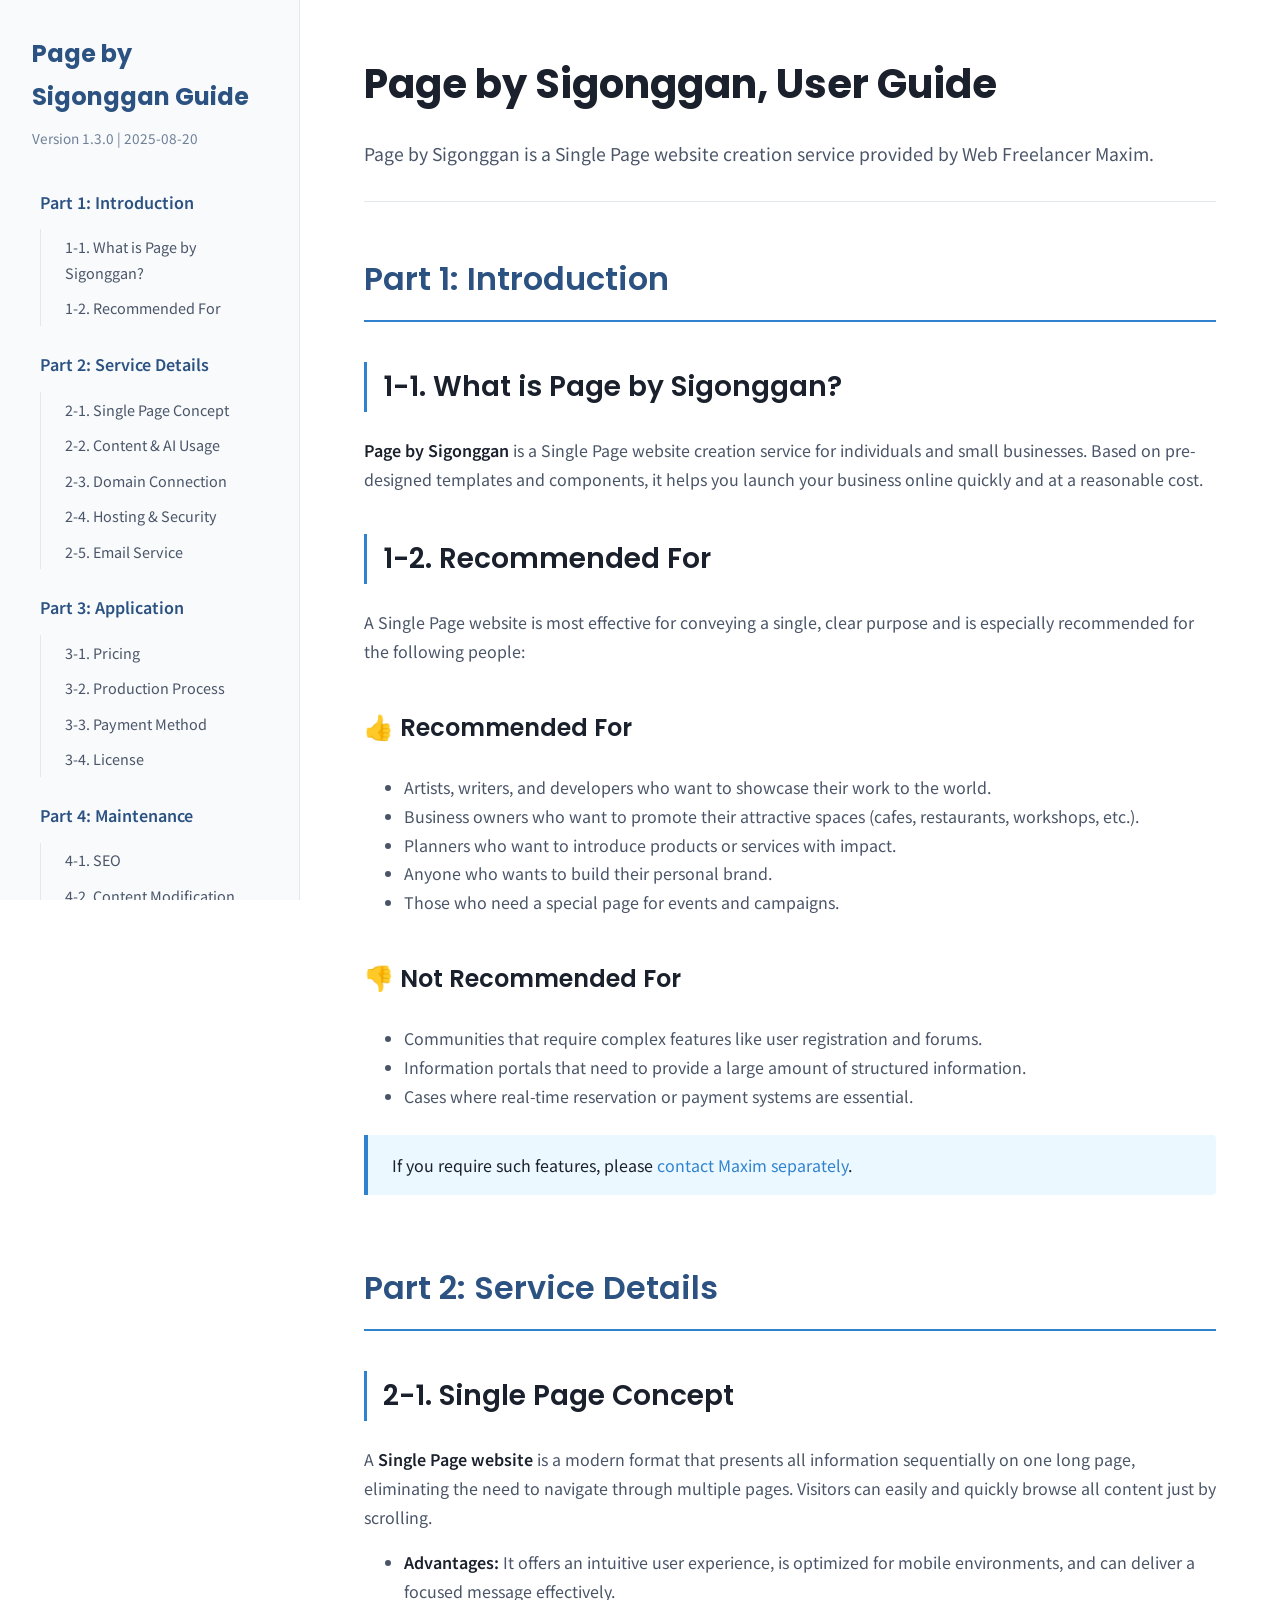
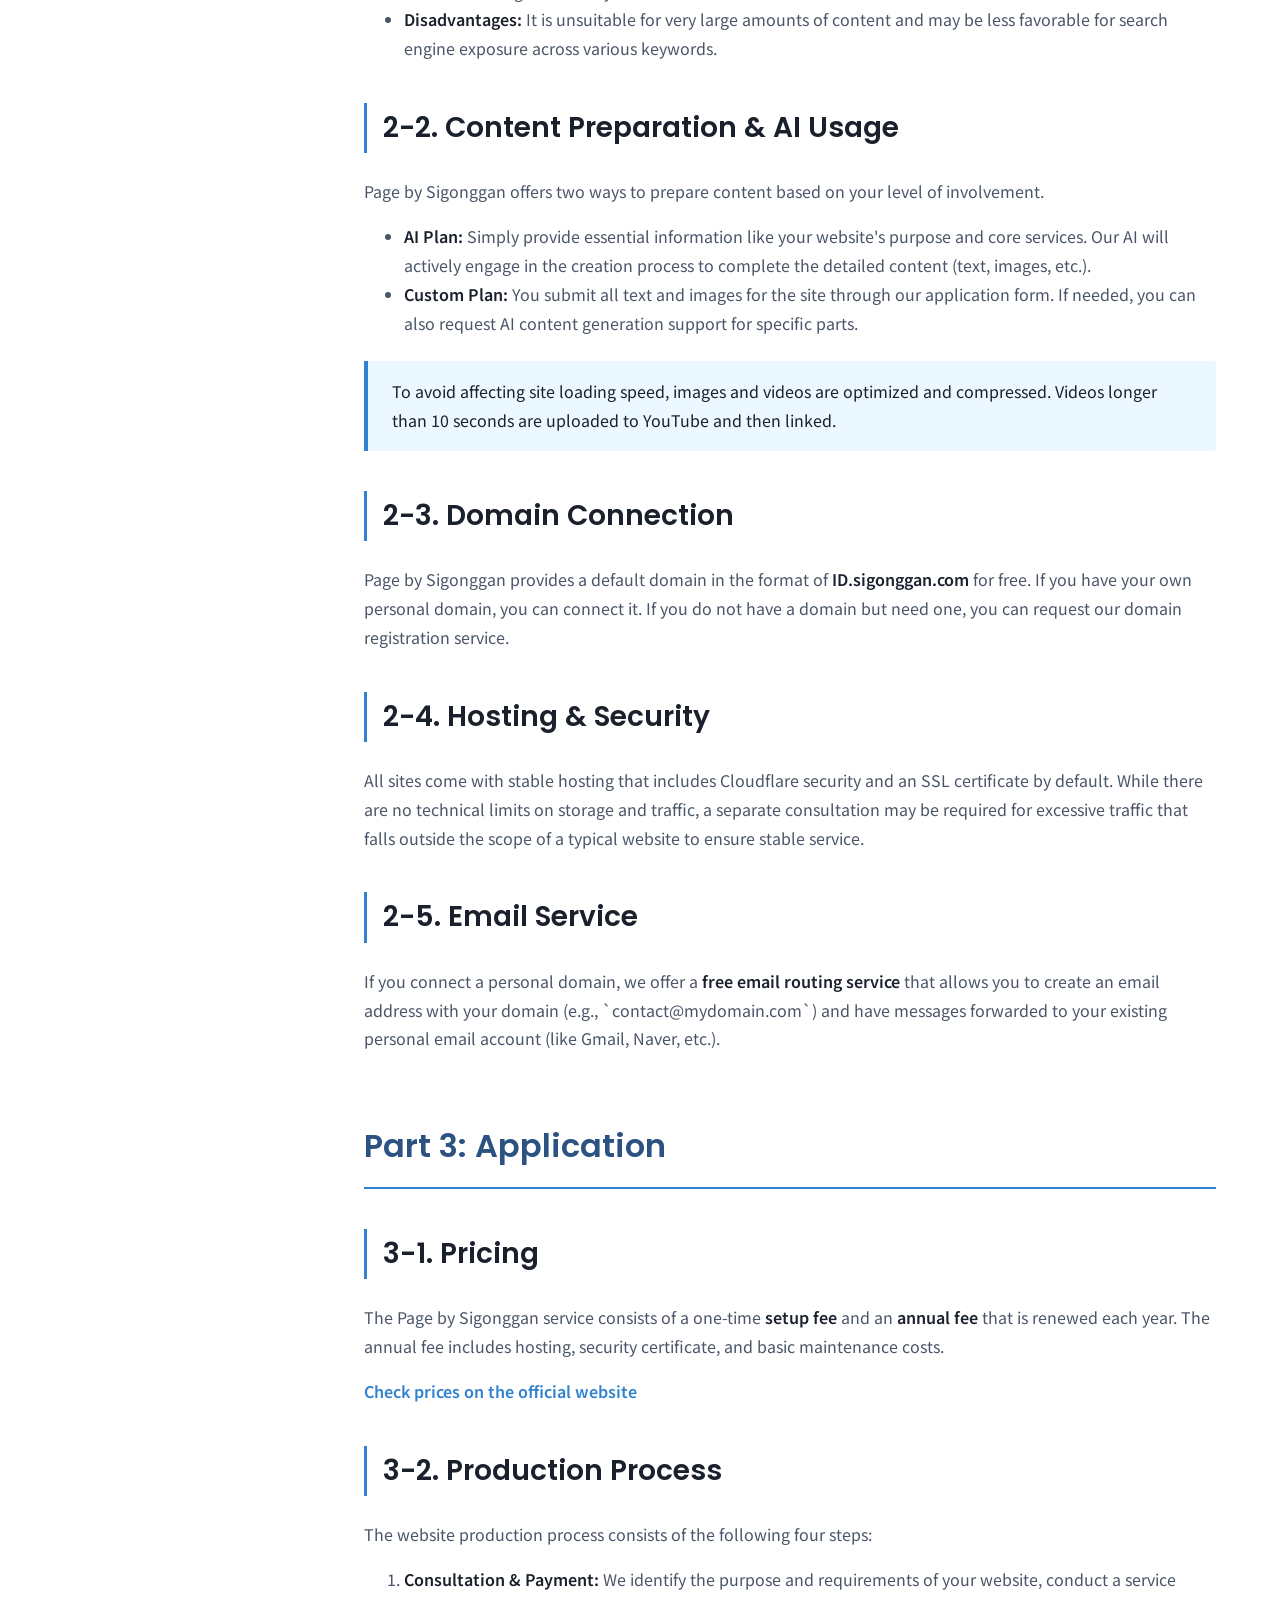
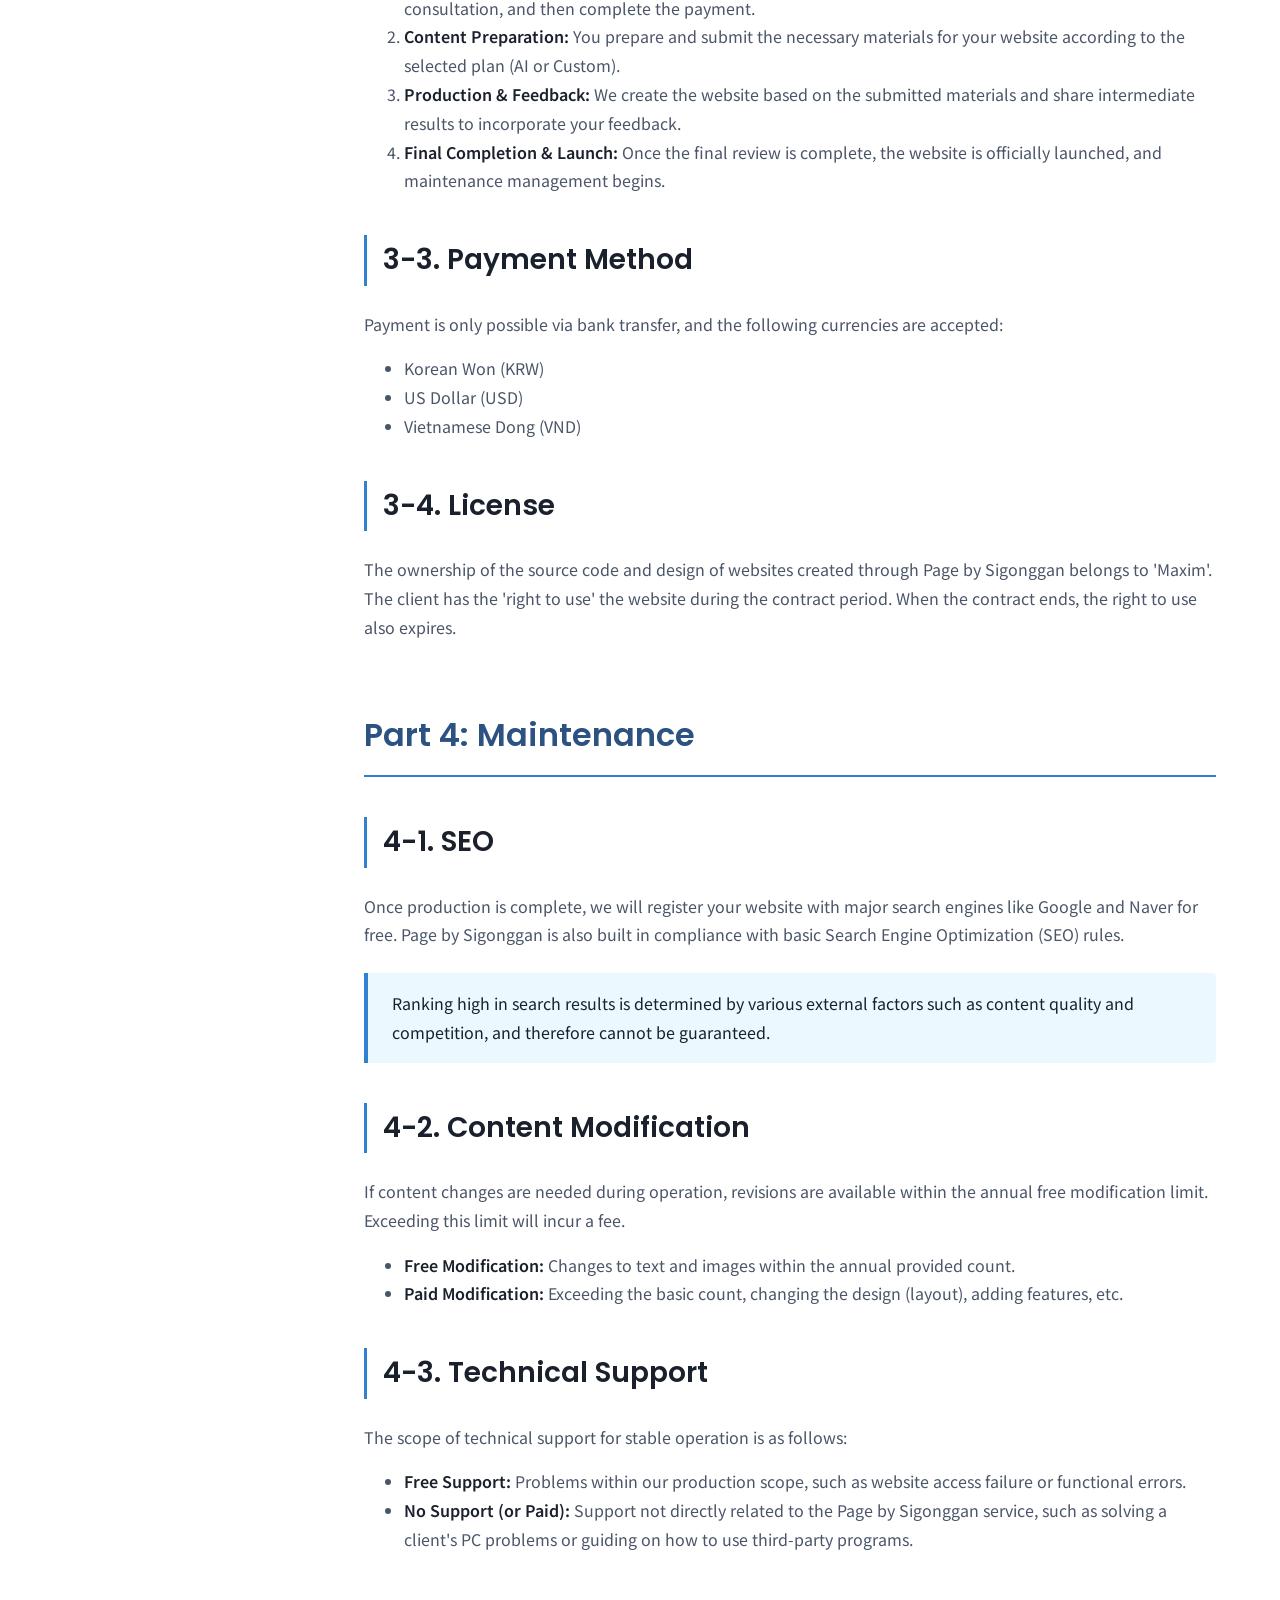
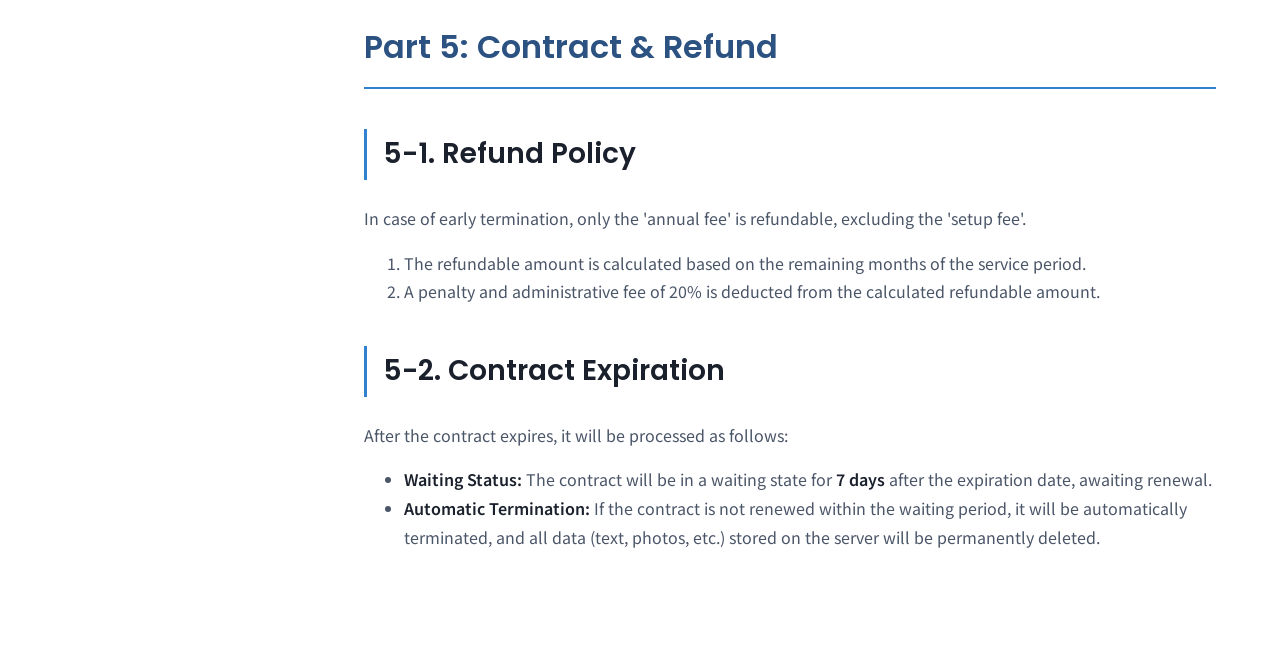
<file: docs/manual/lang.en.html>
<!DOCTYPE html>
<html lang="en">
<head>
    <meta charset="UTF-8">
    <meta name="viewport" content="width=device-width, initial-scale=1.0">
    <meta name="robots" content="noindex,nofollow">
    <title>Page by Sigonggan, User Guide</title>
    <link href="https://fonts.googleapis.com/css2?family=Noto+Sans+KR:wght@300;400;500;700&family=Poppins:wght@400;600;700&display=swap" rel="stylesheet">
	<link rel="shortcut icon" type="image/x-icon" href="https://cdn.maxim.pe.kr/_image/seo/sigonggan/favicon.ico"/>
    <link rel="apple-touch-icon" href="https://cdn.maxim.pe.kr/_image/seo/sigonggan/logo.png">
    <meta property="og:image" content="https://cdn.maxim.pe.kr/_image/seo/sigonggan/namecard.png">
    <meta property="og:image:width" content="1200">
    <meta property="og:image:height" content="600">
    <link rel="stylesheet" href="./gl.css">
    <script src="./gl.js" defer></script>
</head>
<body>
<div class="manual-container">
    <aside class="manual-sidebar">
        <div class="sidebar-header">
            <h2>Page by Sigonggan Guide</h2>
            <div class="version-info">
                <span>Version 1.3.0</span> | <span>2025-08-20</span>
            </div>
        </div>
        <nav class="manual-nav">
            <ul>
                <li><a href="#part1">Part 1: Introduction</a>
                    <ul>
                        <li><a href="#part1-1">1-1. What is Page by Sigonggan?</a></li>
                        <li><a href="#part1-2">1-2. Recommended For</a></li>
                    </ul>
                </li>
                <li><a href="#part2">Part 2: Service Details</a>
                    <ul>
                        <li><a href="#part2-1">2-1. Single Page Concept</a></li>
                        <li><a href="#part2-2">2-2. Content & AI Usage</a></li>
                        <li><a href="#part2-3">2-3. Domain Connection</a></li>
                        <li><a href="#part2-4">2-4. Hosting & Security</a></li>
                        <li><a href="#part2-5">2-5. Email Service</a></li>
                    </ul>
                </li>
                <li><a href="#part3">Part 3: Application</a>
                     <ul>
                        <li><a href="#part3-1">3-1. Pricing</a></li>
                        <li><a href="#part3-2">3-2. Production Process</a></li>
                        <li><a href="#part3-3">3-3. Payment Method</a></li>
                        <li><a href="#part3-4">3-4. License</a></li>
                    </ul>
                </li>
                <li><a href="#part4">Part 4: Maintenance</a>
                    <ul>
                        <li><a href="#part4-1">4-1. SEO</a></li>
                        <li><a href="#part4-2">4-2. Content Modification</a></li>
                        <li><a href="#part4-3">4-3. Technical Support</a></li>
                    </ul>
                </li>
                <li><a href="#part5">Part 5: Contract & Refund</a>
                    <ul>
                        <li><a href="#part5-1">5-1. Refund Policy</a></li>
                        <li><a href="#part5-2">5-2. Contract Expiration</a></li>
                    </ul>
                </li>
            </ul>
        </nav>
    </aside>

    <main class="manual-content">
        <header class="content-header">
            <h1>Page by Sigonggan, User Guide</h1>
            <p>Page by Sigonggan is a Single Page website creation service provided by Web Freelancer Maxim.</p>
        </header>

        <section id="part1" class="content-section">
            <h2>Part 1: Introduction</h2>
            <h3 id="part1-1">1-1. What is Page by Sigonggan?</h3>
            <p><strong>Page by Sigonggan</strong> is a Single Page website creation service for individuals and small businesses. Based on pre-designed templates and components, it helps you launch your business online quickly and at a reasonable cost.</p>

            <h3 id="part1-2">1-2. Recommended For</h3>
            <p>A Single Page website is most effective for conveying a single, clear purpose and is especially recommended for the following people:</p>
            <h4>👍 Recommended For</h4>
            <ul>
                <li>Artists, writers, and developers who want to showcase their work to the world.</li>
                <li>Business owners who want to promote their attractive spaces (cafes, restaurants, workshops, etc.).</li>
                <li>Planners who want to introduce products or services with impact.</li>
                <li>Anyone who wants to build their personal brand.</li>
                <li>Those who need a special page for events and campaigns.</li>
            </ul>
            <h4>👎 Not Recommended For</h4>
            <ul>
                <li>Communities that require complex features like user registration and forums.</li>
                <li>Information portals that need to provide a large amount of structured information.</li>
                <li>Cases where real-time reservation or payment systems are essential.</li>
            </ul>
            <blockquote>If you require such features, please <a href="https://www.maxim.pe.kr/contact" target="_blank" rel="external noopener">contact Maxim separately</a>.</blockquote>
        </section>

        <section id="part2" class="content-section">
            <h2>Part 2: Service Details</h2>
            <h3 id="part2-1">2-1. Single Page Concept</h3>
            <p>A <strong>Single Page website</strong> is a modern format that presents all information sequentially on one long page, eliminating the need to navigate through multiple pages. Visitors can easily and quickly browse all content just by scrolling.</p>
            <ul>
                <li><strong>Advantages:</strong> It offers an intuitive user experience, is optimized for mobile environments, and can deliver a focused message effectively.</li>
                <li><strong>Disadvantages:</strong> It is unsuitable for very large amounts of content and may be less favorable for search engine exposure across various keywords.</li>
            </ul>

            <h3 id="part2-2">2-2. Content Preparation & AI Usage</h3>
            <p>Page by Sigonggan offers two ways to prepare content based on your level of involvement.</p>
            <ul>
                <li><strong>AI Plan:</strong> Simply provide essential information like your website's purpose and core services. Our AI will actively engage in the creation process to complete the detailed content (text, images, etc.).</li>
                <li><strong>Custom Plan:</strong> You submit all text and images for the site through our application form. If needed, you can also request AI content generation support for specific parts.</li>
            </ul>
            <blockquote>To avoid affecting site loading speed, images and videos are optimized and compressed. Videos longer than 10 seconds are uploaded to YouTube and then linked.</blockquote>

            <h3 id="part2-3">2-3. Domain Connection</h3>
            <p>Page by Sigonggan provides a default domain in the format of <strong>ID.sigonggan.com</strong> for free. If you have your own personal domain, you can connect it. If you do not have a domain but need one, you can request our domain registration service.</p>

            <h3 id="part2-4">2-4. Hosting & Security</h3>
            <p>All sites come with stable hosting that includes Cloudflare security and an SSL certificate by default. While there are no technical limits on storage and traffic, a separate consultation may be required for excessive traffic that falls outside the scope of a typical website to ensure stable service.</p>

            <h3 id="part2-5">2-5. Email Service</h3>
            <p>If you connect a personal domain, we offer a <strong>free email routing service</strong> that allows you to create an email address with your domain (e.g., `contact@mydomain.com`) and have messages forwarded to your existing personal email account (like Gmail, Naver, etc.).</p>
        </section>

        <section id="part3" class="content-section">
            <h2>Part 3: Application</h2>
            <h3 id="part3-1">3-1. Pricing</h3>
            <p>The Page by Sigonggan service consists of a one-time <strong>setup fee</strong> and an <strong>annual fee</strong> that is renewed each year. The annual fee includes hosting, security certificate, and basic maintenance costs.</p>
            <p><strong><a href="https://www.sigonggan.com/@/page/#product" target="_blank">Check prices on the official website</a></strong></p>

            <h3 id="part3-2">3-2. Production Process</h3>
            <p>The website production process consists of the following four steps:</p>
            <ol>
                <li><strong>Consultation & Payment:</strong> We identify the purpose and requirements of your website, conduct a service consultation, and then complete the payment.</li>
                <li><strong>Content Preparation:</strong> You prepare and submit the necessary materials for your website according to the selected plan (AI or Custom).</li>
                <li><strong>Production & Feedback:</strong> We create the website based on the submitted materials and share intermediate results to incorporate your feedback.</li>
                <li><strong>Final Completion & Launch:</strong> Once the final review is complete, the website is officially launched, and maintenance management begins.</li>
            </ol>

            <h3 id="part3-3">3-3. Payment Method</h3>
            <p>Payment is only possible via bank transfer, and the following currencies are accepted:</p>
            <ul>
                <li>Korean Won (KRW)</li>
                <li>US Dollar (USD)</li>
                <li>Vietnamese Dong (VND)</li>
            </ul>

            <h3 id="part3-4">3-4. License</h3>
            <p>The ownership of the source code and design of websites created through Page by Sigonggan belongs to 'Maxim'. The client has the 'right to use' the website during the contract period. When the contract ends, the right to use also expires.</p>
        </section>

        <section id="part4" class="content-section">
            <h2>Part 4: Maintenance</h2>
            <h3 id="part4-1">4-1. SEO</h3>
            <p>Once production is complete, we will register your website with major search engines like Google and Naver for free. Page by Sigonggan is also built in compliance with basic Search Engine Optimization (SEO) rules.</p>
            <blockquote>Ranking high in search results is determined by various external factors such as content quality and competition, and therefore cannot be guaranteed.</blockquote>

            <h3 id="part4-2">4-2. Content Modification</h3>
            <p>If content changes are needed during operation, revisions are available within the annual free modification limit. Exceeding this limit will incur a fee.</p>
            <ul>
                <li><strong>Free Modification:</strong> Changes to text and images within the annual provided count.</li>
                <li><strong>Paid Modification:</strong> Exceeding the basic count, changing the design (layout), adding features, etc.</li>
            </ul>

            <h3 id="part4-3">4-3. Technical Support</h3>
            <p>The scope of technical support for stable operation is as follows:</p>
             <ul>
                <li><strong>Free Support:</strong> Problems within our production scope, such as website access failure or functional errors.</li>
                <li><strong>No Support (or Paid):</strong> Support not directly related to the Page by Sigonggan service, such as solving a client's PC problems or guiding on how to use third-party programs.</li>
            </ul>
        </section>

        <section id="part5" class="content-section">
            <h2>Part 5: Contract & Refund</h2>
            <h3 id="part5-1">5-1. Refund Policy</h3>
            <p>In case of early termination, only the 'annual fee' is refundable, excluding the 'setup fee'.</p>
            <ol>
                <li>The refundable amount is calculated based on the remaining months of the service period.</li>
                <li>A penalty and administrative fee of 20% is deducted from the calculated refundable amount.</li>
            </ol>

            <h3 id="part5-2">5-2. Contract Expiration</h3>
            <p>After the contract expires, it will be processed as follows:</p>
            <ul>
                <li><strong>Waiting Status:</strong> The contract will be in a waiting state for <strong>7 days</strong> after the expiration date, awaiting renewal.</li>
                <li><strong>Automatic Termination:</strong> If the contract is not renewed within the waiting period, it will be automatically terminated, and all data (text, photos, etc.) stored on the server will be permanently deleted.</li>
            </ul>
        </section>
    </main>
</div>
</body>
</html>
</file>
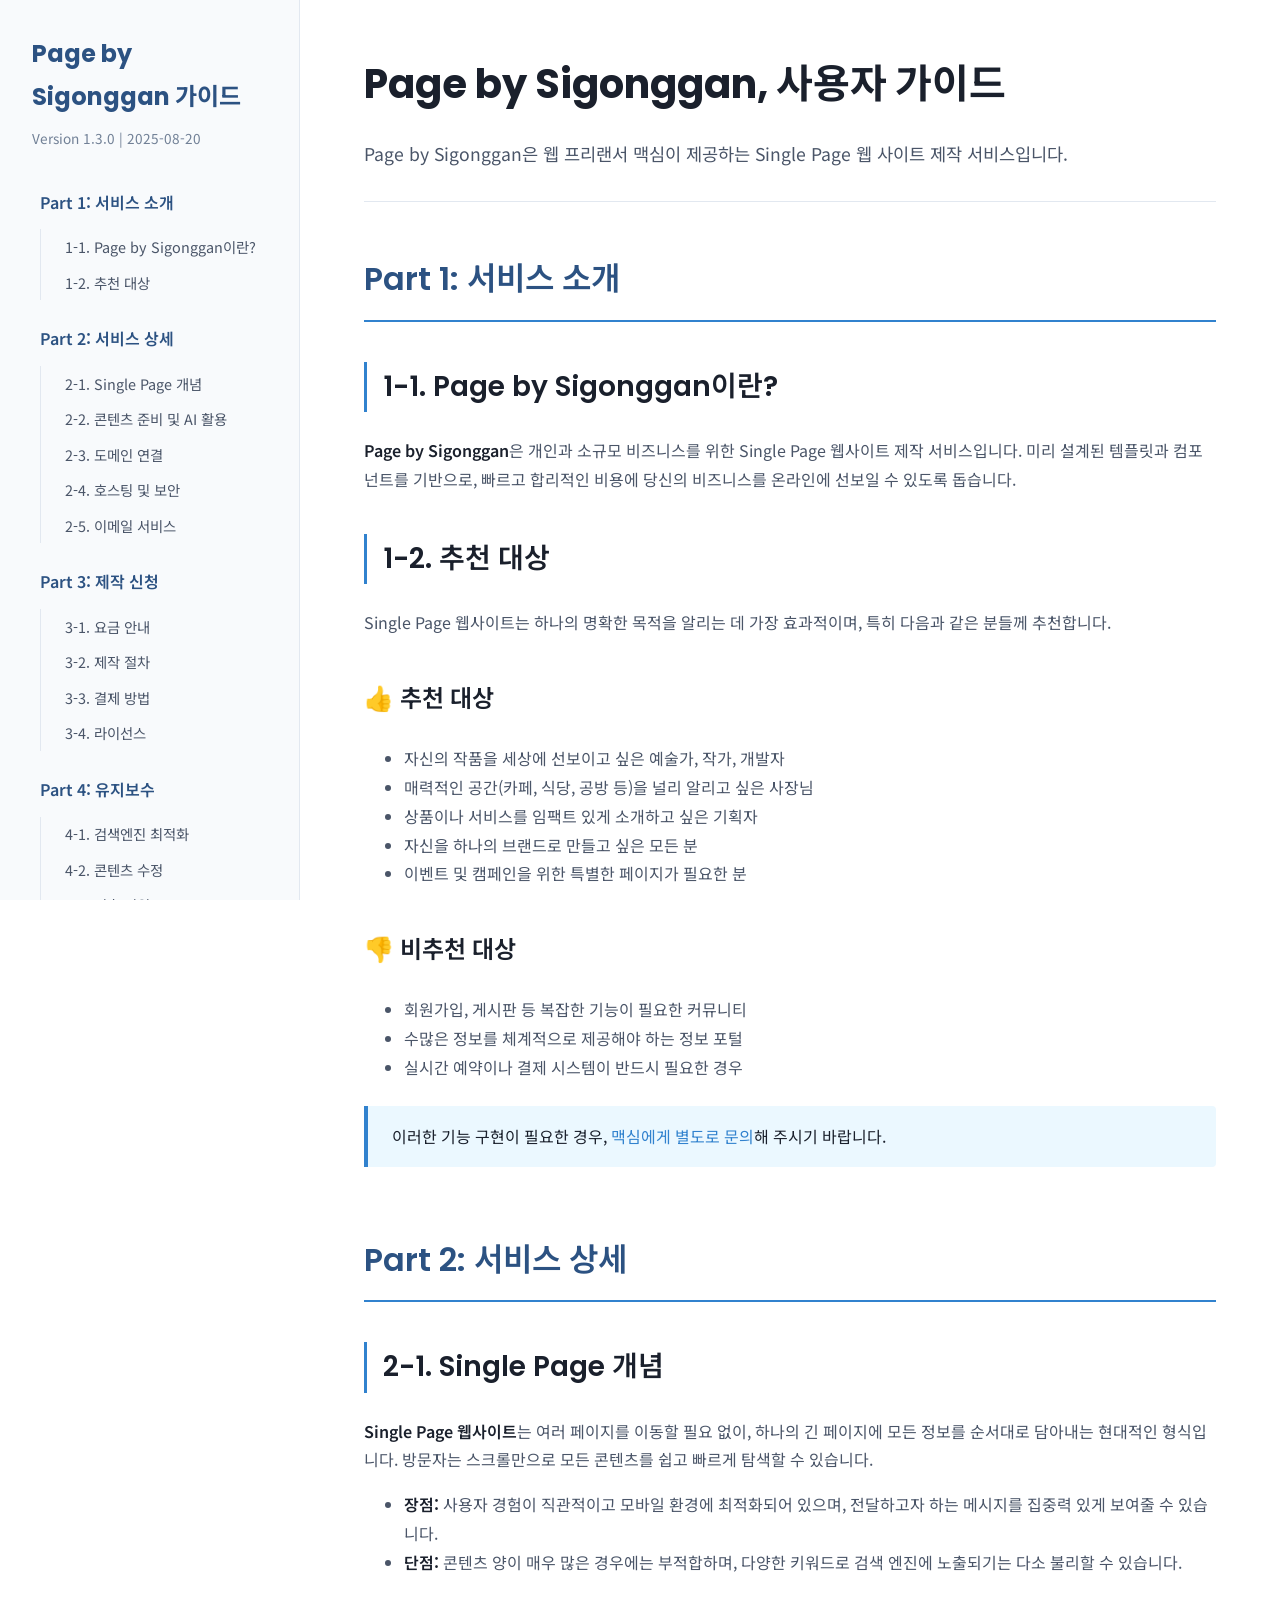
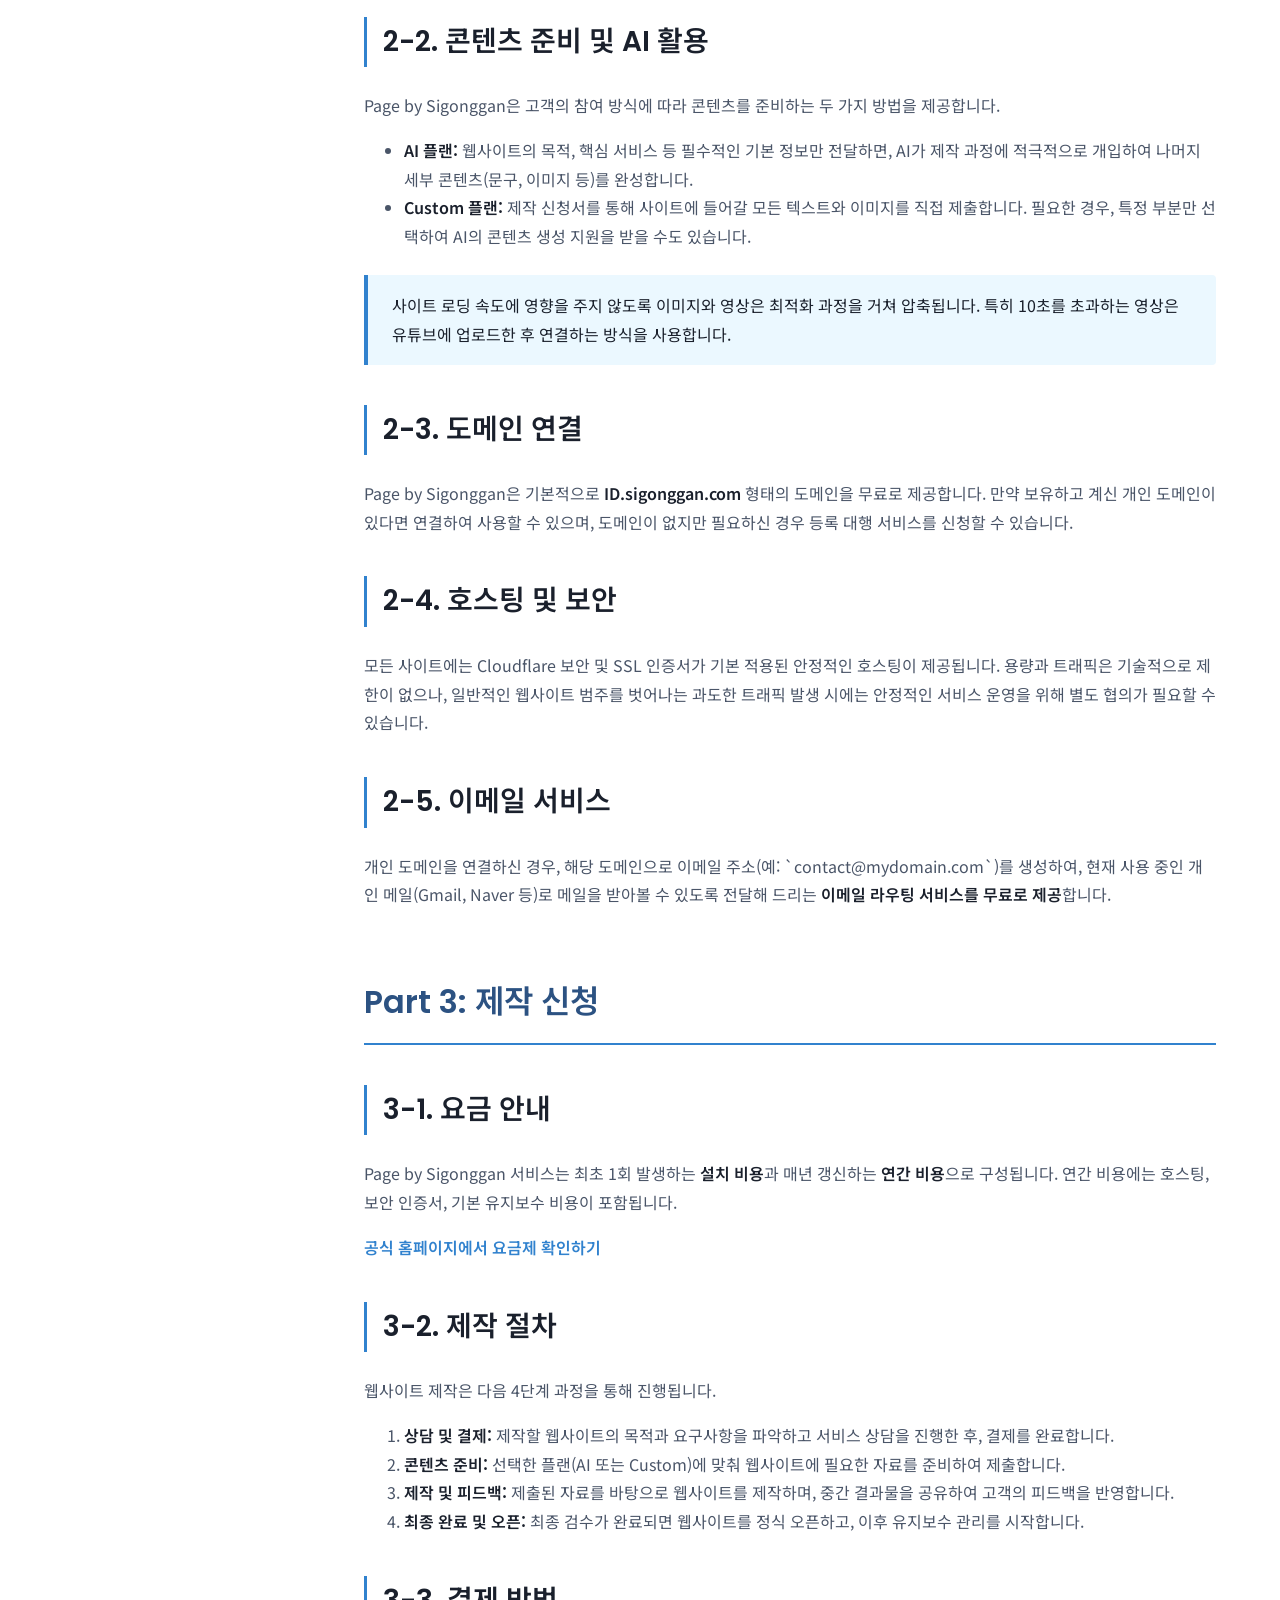
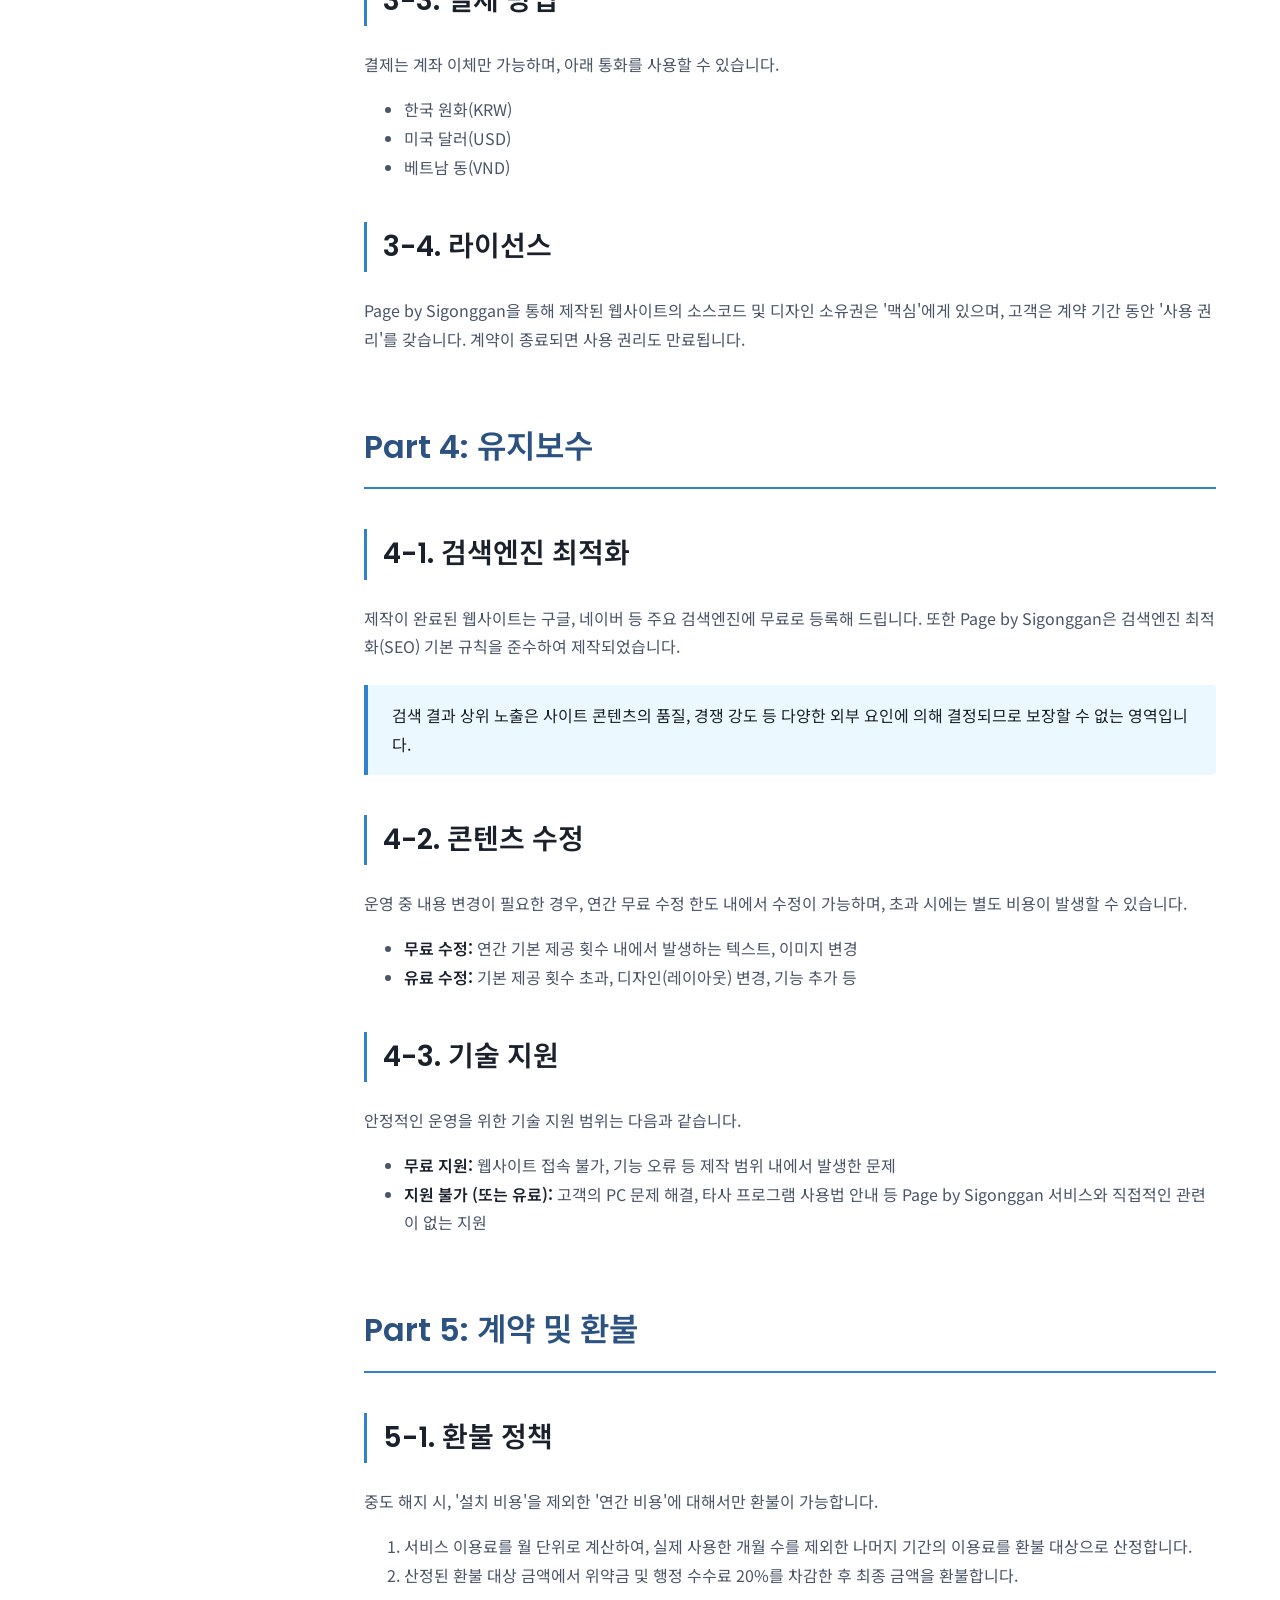
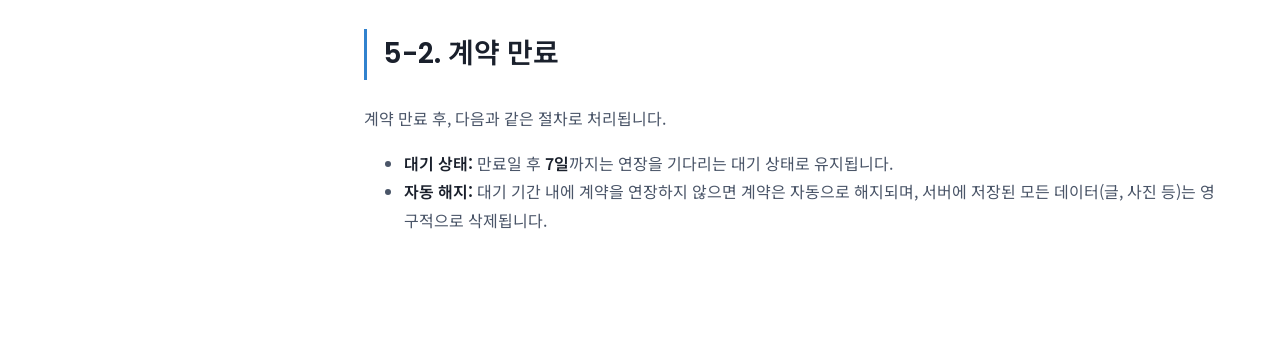
<file: docs/manual/lang.ko.html>
<!DOCTYPE html>
<html lang="ko">
<head>
    <meta charset="UTF-8">
    <meta name="viewport" content="width=device-width, initial-scale=1.0">
    <meta name="robots" content="noindex,nofollow">
    <title>Page by Sigonggan, 사용자 가이드</title>
    <link href="https://fonts.googleapis.com/css2?family=Noto+Sans+KR:wght@300;400;500;700&family=Poppins:wght@400;600;700&display=swap" rel="stylesheet">
	<link rel="shortcut icon" type="image/x-icon" href="https://cdn.maxim.pe.kr/_image/seo/sigonggan/favicon.ico"/>
    <link rel="apple-touch-icon" href="https://cdn.maxim.pe.kr/_image/seo/sigonggan/logo.png">
    <meta property="og:image" content="https://cdn.maxim.pe.kr/_image/seo/sigonggan/namecard.png">
    <meta property="og:image:width" content="1200">
    <meta property="og:image:height" content="600">
    <link rel="stylesheet" href="./gl.css">
    <script src="./gl.js" defer></script>
</head>
<body>
<div class="manual-container">
    <aside class="manual-sidebar">
        <div class="sidebar-header">
            <h2>Page by Sigonggan 가이드</h2>
            <div class="version-info">
                <span>Version 1.3.0</span> | <span>2025-08-20</span>
            </div>
        </div>
        <nav class="manual-nav">
            <ul>
                <li><a href="#part1">Part 1: 서비스 소개</a>
                    <ul>
                        <li><a href="#part1-1">1-1. Page by Sigonggan이란?</a></li>
                        <li><a href="#part1-2">1-2. 추천 대상</a></li>
                    </ul>
                </li>
                <li><a href="#part2">Part 2: 서비스 상세</a>
                    <ul>
                        <li><a href="#part2-1">2-1. Single Page 개념</a></li>
                        <li><a href="#part2-2">2-2. 콘텐츠 준비 및 AI 활용</a></li>
                        <li><a href="#part2-3">2-3. 도메인 연결</a></li>
                        <li><a href="#part2-4">2-4. 호스팅 및 보안</a></li>
                        <li><a href="#part2-5">2-5. 이메일 서비스</a></li>
                    </ul>
                </li>
                <li><a href="#part3">Part 3: 제작 신청</a>
                     <ul>
                        <li><a href="#part3-1">3-1. 요금 안내</a></li>
                        <li><a href="#part3-2">3-2. 제작 절차</a></li>
                        <li><a href="#part3-3">3-3. 결제 방법</a></li>
                        <li><a href="#part3-4">3-4. 라이선스</a></li>
                    </ul>
                </li>
                <li><a href="#part4">Part 4: 유지보수</a>
                    <ul>
                        <li><a href="#part4-1">4-1. 검색엔진 최적화</a></li>
                        <li><a href="#part4-2">4-2. 콘텐츠 수정</a></li>
                        <li><a href="#part4-3">4-3. 기술 지원</a></li>
                    </ul>
                </li>
                <li><a href="#part5">Part 5: 계약 및 환불</a>
                    <ul>
                        <li><a href="#part5-1">5-1. 환불 정책</a></li>
                        <li><a href="#part5-2">5-2. 계약 만료</a></li>
                    </ul>
                </li>
            </ul>
        </nav>
    </aside>

    <main class="manual-content">
        <header class="content-header">
            <h1>Page by Sigonggan, 사용자 가이드</h1>
            <p>Page by Sigonggan은 웹 프리랜서 맥심이 제공하는 Single Page 웹 사이트 제작 서비스입니다.</p>
        </header>

        <section id="part1" class="content-section">
            <h2>Part 1: 서비스 소개</h2>
            <h3 id="part1-1">1-1. Page by Sigonggan이란?</h3>
            <p><strong>Page by Sigonggan</strong>은 개인과 소규모 비즈니스를 위한 Single Page 웹사이트 제작 서비스입니다. 미리 설계된 템플릿과 컴포넌트를 기반으로, 빠르고 합리적인 비용에 당신의 비즈니스를 온라인에 선보일 수 있도록 돕습니다.</p>

            <h3 id="part1-2">1-2. 추천 대상</h3>
            <p>Single Page 웹사이트는 하나의 명확한 목적을 알리는 데 가장 효과적이며, 특히 다음과 같은 분들께 추천합니다.</p>
            <h4>👍 추천 대상</h4>
            <ul>
                <li>자신의 작품을 세상에 선보이고 싶은 예술가, 작가, 개발자</li>
                <li>매력적인 공간(카페, 식당, 공방 등)을 널리 알리고 싶은 사장님</li>
                <li>상품이나 서비스를 임팩트 있게 소개하고 싶은 기획자</li>
                <li>자신을 하나의 브랜드로 만들고 싶은 모든 분</li>
                <li>이벤트 및 캠페인을 위한 특별한 페이지가 필요한 분</li>
            </ul>
            <h4>👎 비추천 대상</h4>
            <ul>
                <li>회원가입, 게시판 등 복잡한 기능이 필요한 커뮤니티</li>
                <li>수많은 정보를 체계적으로 제공해야 하는 정보 포털</li>
                <li>실시간 예약이나 결제 시스템이 반드시 필요한 경우</li>
            </ul>
            <blockquote>이러한 기능 구현이 필요한 경우, <a href="https://www.maxim.pe.kr/contact" target="_blank" rel="external noopener">맥심에게 별도로 문의</a>해 주시기 바랍니다.</blockquote>
        </section>

        <section id="part2" class="content-section">
            <h2>Part 2: 서비스 상세</h2>
            <h3 id="part2-1">2-1. Single Page 개념</h3>
            <p><strong>Single Page 웹사이트</strong>는 여러 페이지를 이동할 필요 없이, 하나의 긴 페이지에 모든 정보를 순서대로 담아내는 현대적인 형식입니다. 방문자는 스크롤만으로 모든 콘텐츠를 쉽고 빠르게 탐색할 수 있습니다.</p>
            <ul>
                <li><strong>장점:</strong> 사용자 경험이 직관적이고 모바일 환경에 최적화되어 있으며, 전달하고자 하는 메시지를 집중력 있게 보여줄 수 있습니다.</li>
                <li><strong>단점:</strong> 콘텐츠 양이 매우 많은 경우에는 부적합하며, 다양한 키워드로 검색 엔진에 노출되기는 다소 불리할 수 있습니다.</li>
            </ul>
            
            <h3 id="part2-2">2-2. 콘텐츠 준비 및 AI 활용</h3>
            <p>Page by Sigonggan은 고객의 참여 방식에 따라 콘텐츠를 준비하는 두 가지 방법을 제공합니다.</p>
            <ul>
                <li><strong>AI 플랜:</strong> 웹사이트의 목적, 핵심 서비스 등 필수적인 기본 정보만 전달하면, AI가 제작 과정에 적극적으로 개입하여 나머지 세부 콘텐츠(문구, 이미지 등)를 완성합니다.</li>
                <li><strong>Custom 플랜:</strong> 제작 신청서를 통해 사이트에 들어갈 모든 텍스트와 이미지를 직접 제출합니다. 필요한 경우, 특정 부분만 선택하여 AI의 콘텐츠 생성 지원을 받을 수도 있습니다.</li>
            </ul>
             <blockquote>사이트 로딩 속도에 영향을 주지 않도록 이미지와 영상은 최적화 과정을 거쳐 압축됩니다. 특히 10초를 초과하는 영상은 유튜브에 업로드한 후 연결하는 방식을 사용합니다.</blockquote>

            <h3 id="part2-3">2-3. 도메인 연결</h3>
            <p>Page by Sigonggan은 기본적으로 <strong>ID.sigonggan.com</strong> 형태의 도메인을 무료로 제공합니다. 만약 보유하고 계신 개인 도메인이 있다면 연결하여 사용할 수 있으며, 도메인이 없지만 필요하신 경우 등록 대행 서비스를 신청할 수 있습니다.</p>

            <h3 id="part2-4">2-4. 호스팅 및 보안</h3>
            <p>모든 사이트에는 Cloudflare 보안 및 SSL 인증서가 기본 적용된 안정적인 호스팅이 제공됩니다. 용량과 트래픽은 기술적으로 제한이 없으나, 일반적인 웹사이트 범주를 벗어나는 과도한 트래픽 발생 시에는 안정적인 서비스 운영을 위해 별도 협의가 필요할 수 있습니다.</p>

            <h3 id="part2-5">2-5. 이메일 서비스</h3>
            <p>개인 도메인을 연결하신 경우, 해당 도메인으로 이메일 주소(예: `contact@mydomain.com`)를 생성하여, 현재 사용 중인 개인 메일(Gmail, Naver 등)로 메일을 받아볼 수 있도록 전달해 드리는 <strong>이메일 라우팅 서비스를 무료로 제공</strong>합니다.</p>
        </section>

        <section id="part3" class="content-section">
            <h2>Part 3: 제작 신청</h2>
            <h3 id="part3-1">3-1. 요금 안내</h3>
            <p>Page by Sigonggan 서비스는 최초 1회 발생하는 <strong>설치 비용</strong>과 매년 갱신하는 <strong>연간 비용</strong>으로 구성됩니다. 연간 비용에는 호스팅, 보안 인증서, 기본 유지보수 비용이 포함됩니다.</p>
            <p><strong><a href="https://www.sigonggan.com/@/page/#product" target="_blank">공식 홈페이지에서 요금제 확인하기</a></strong></p>

            <h3 id="part3-2">3-2. 제작 절차</h3>
            <p>웹사이트 제작은 다음 4단계 과정을 통해 진행됩니다.</p>
            <ol>
                <li><strong>상담 및 결제:</strong> 제작할 웹사이트의 목적과 요구사항을 파악하고 서비스 상담을 진행한 후, 결제를 완료합니다.</li>
                <li><strong>콘텐츠 준비:</strong> 선택한 플랜(AI 또는 Custom)에 맞춰 웹사이트에 필요한 자료를 준비하여 제출합니다.</li>
                <li><strong>제작 및 피드백:</strong> 제출된 자료를 바탕으로 웹사이트를 제작하며, 중간 결과물을 공유하여 고객의 피드백을 반영합니다.</li>
                <li><strong>최종 완료 및 오픈:</strong> 최종 검수가 완료되면 웹사이트를 정식 오픈하고, 이후 유지보수 관리를 시작합니다.</li>
            </ol>

            <h3 id="part3-3">3-3. 결제 방법</h3>
            <p>결제는 계좌 이체만 가능하며, 아래 통화를 사용할 수 있습니다.</p>
            <ul>
                <li>한국 원화(KRW)</li>
                <li>미국 달러(USD)</li>
                <li>베트남 동(VND)</li>
            </ul>

            <h3 id="part3-4">3-4. 라이선스</h3>
            <p>Page by Sigonggan을 통해 제작된 웹사이트의 소스코드 및 디자인 소유권은 '맥심'에게 있으며, 고객은 계약 기간 동안 '사용 권리'를 갖습니다. 계약이 종료되면 사용 권리도 만료됩니다.</p>
        </section>

        <section id="part4" class="content-section">
            <h2>Part 4: 유지보수</h2>
            <h3 id="part4-1">4-1. 검색엔진 최적화</h3>
            <p>제작이 완료된 웹사이트는 구글, 네이버 등 주요 검색엔진에 무료로 등록해 드립니다. 또한 Page by Sigonggan은 검색엔진 최적화(SEO) 기본 규칙을 준수하여 제작되었습니다.</p>
            <blockquote>검색 결과 상위 노출은 사이트 콘텐츠의 품질, 경쟁 강도 등 다양한 외부 요인에 의해 결정되므로 보장할 수 없는 영역입니다.</blockquote>

            <h3 id="part4-2">4-2. 콘텐츠 수정</h3>
            <p>운영 중 내용 변경이 필요한 경우, 연간 무료 수정 한도 내에서 수정이 가능하며, 초과 시에는 별도 비용이 발생할 수 있습니다.</p>
            <ul>
                <li><strong>무료 수정:</strong> 연간 기본 제공 횟수 내에서 발생하는 텍스트, 이미지 변경</li>
                <li><strong>유료 수정:</strong> 기본 제공 횟수 초과, 디자인(레이아웃) 변경, 기능 추가 등</li>
            </ul>

            <h3 id="part4-3">4-3. 기술 지원</h3>
            <p>안정적인 운영을 위한 기술 지원 범위는 다음과 같습니다.</p>
             <ul>
                <li><strong>무료 지원:</strong> 웹사이트 접속 불가, 기능 오류 등 제작 범위 내에서 발생한 문제</li>
                <li><strong>지원 불가 (또는 유료):</strong> 고객의 PC 문제 해결, 타사 프로그램 사용법 안내 등 Page by Sigonggan 서비스와 직접적인 관련이 없는 지원</li>
            </ul>
        </section>

        <section id="part5" class="content-section">
            <h2>Part 5: 계약 및 환불</h2>
            <h3 id="part5-1">5-1. 환불 정책</h3>
            <p>중도 해지 시, '설치 비용'을 제외한 '연간 비용'에 대해서만 환불이 가능합니다.</p>
            <ol>
                <li>서비스 이용료를 월 단위로 계산하여, 실제 사용한 개월 수를 제외한 나머지 기간의 이용료를 환불 대상으로 산정합니다.</li>
                <li>산정된 환불 대상 금액에서 위약금 및 행정 수수료 20%를 차감한 후 최종 금액을 환불합니다.</li>
            </ol>

            <h3 id="part5-2">5-2. 계약 만료</h3>
            <p>계약 만료 후, 다음과 같은 절차로 처리됩니다.</p>
            <ul>
                <li><strong>대기 상태:</strong> 만료일 후 <strong>7일</strong>까지는 연장을 기다리는 대기 상태로 유지됩니다.</li>
                <li><strong>자동 해지:</strong> 대기 기간 내에 계약을 연장하지 않으면 계약은 자동으로 해지되며, 서버에 저장된 모든 데이터(글, 사진 등)는 영구적으로 삭제됩니다.</li>
            </ul>
        </section>
    </main>
</div>
</body>
</html>
</file>
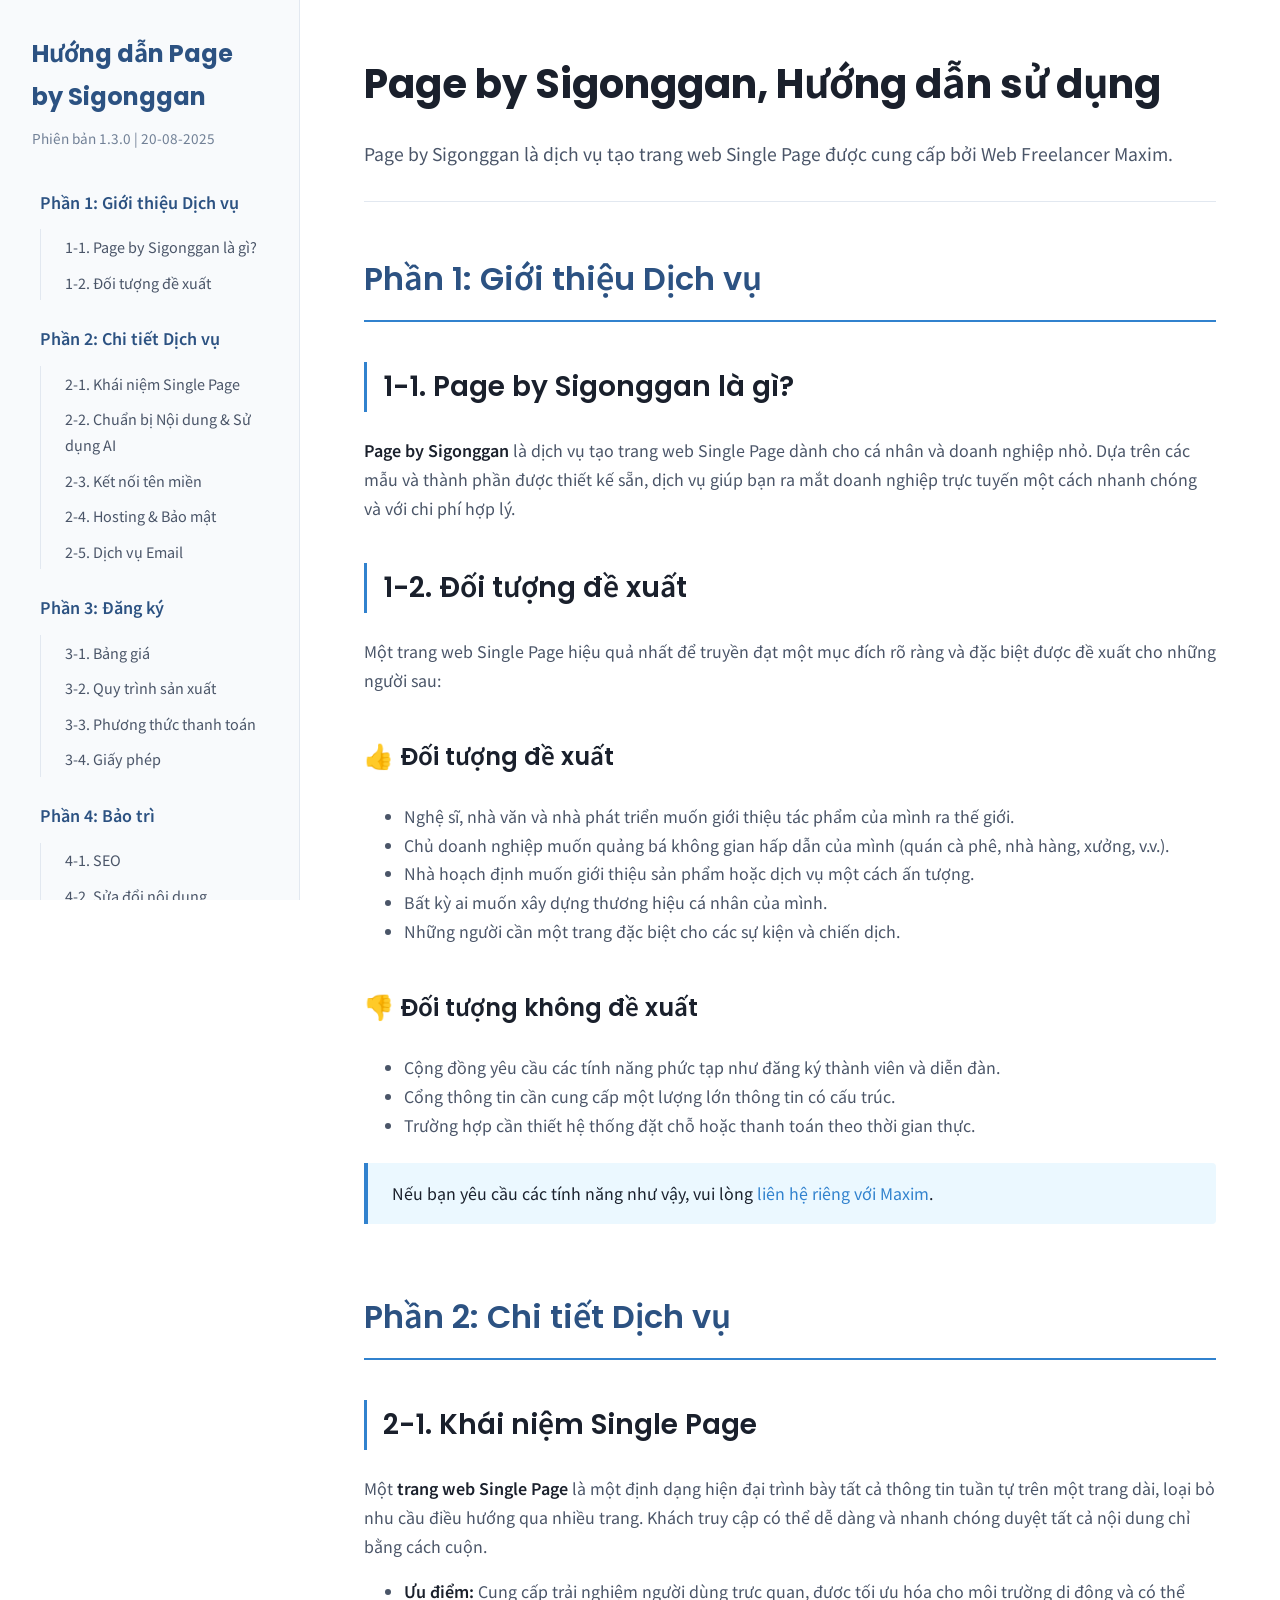
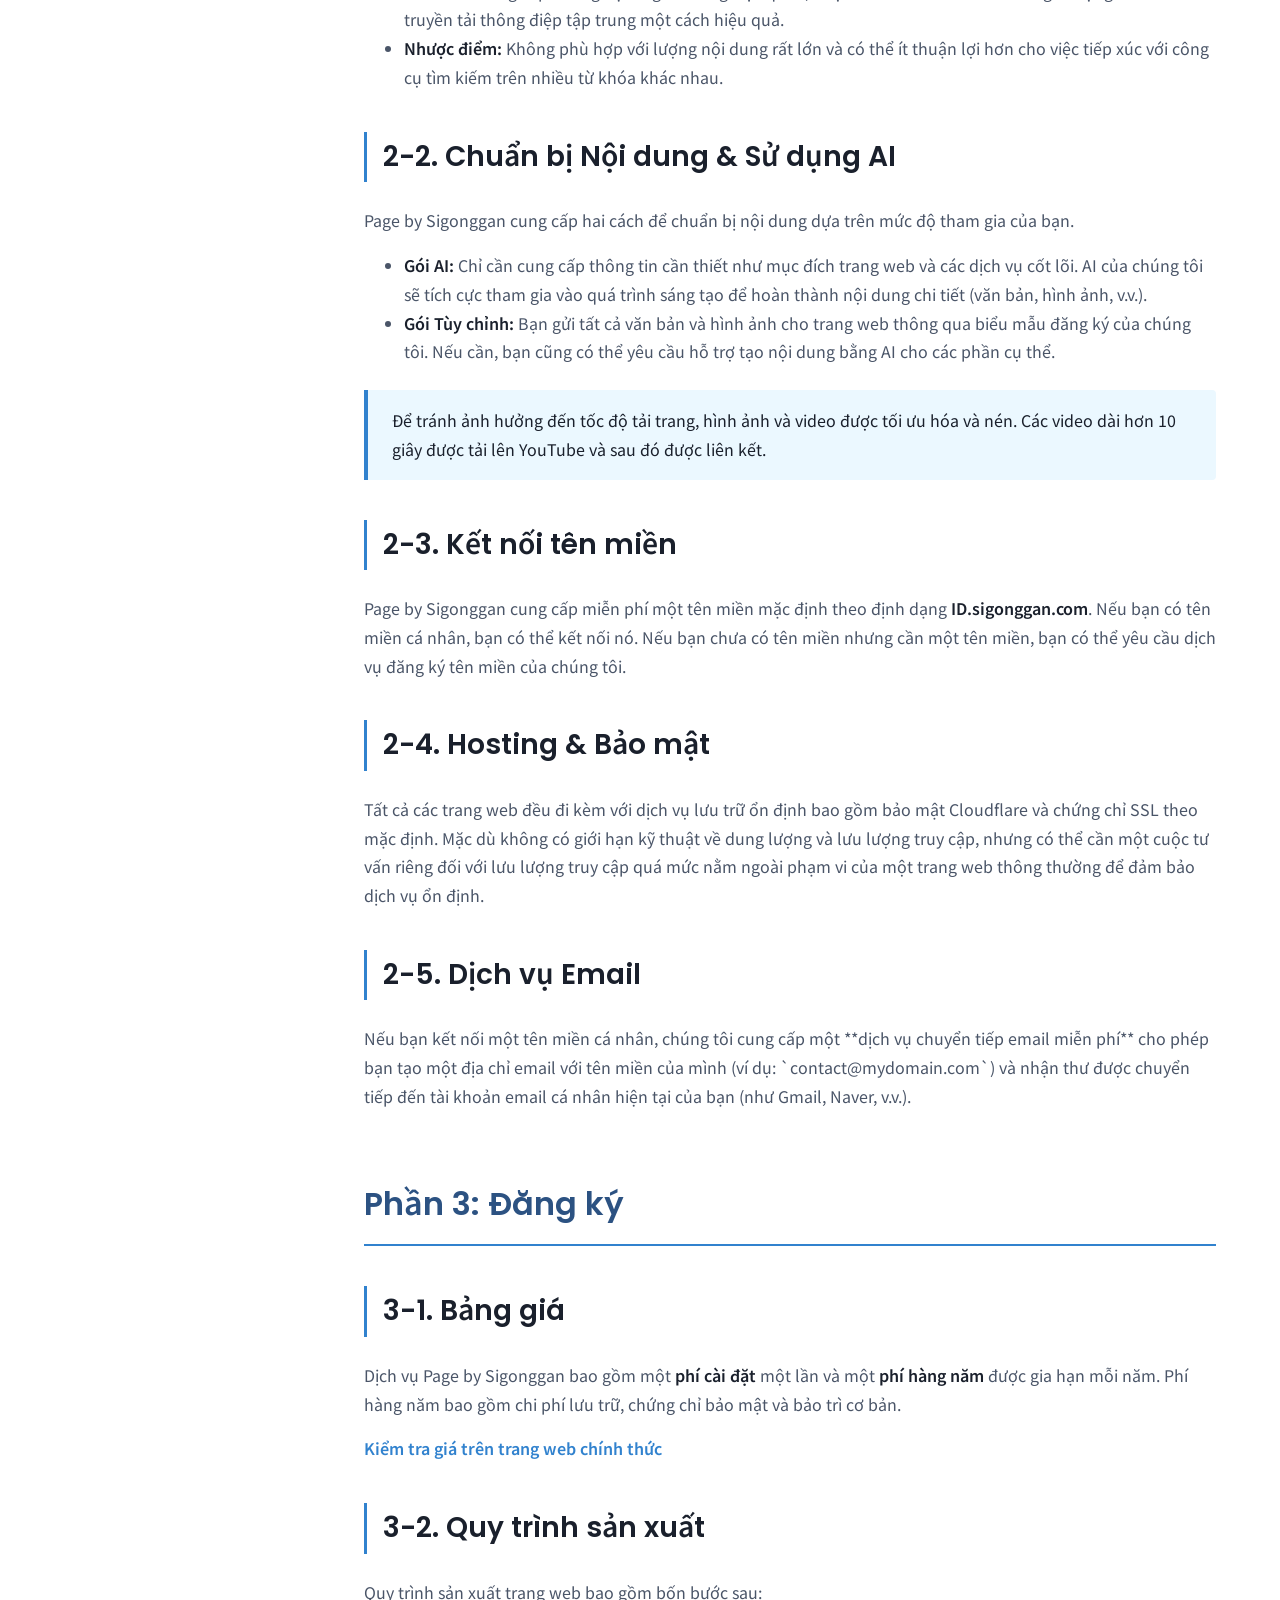
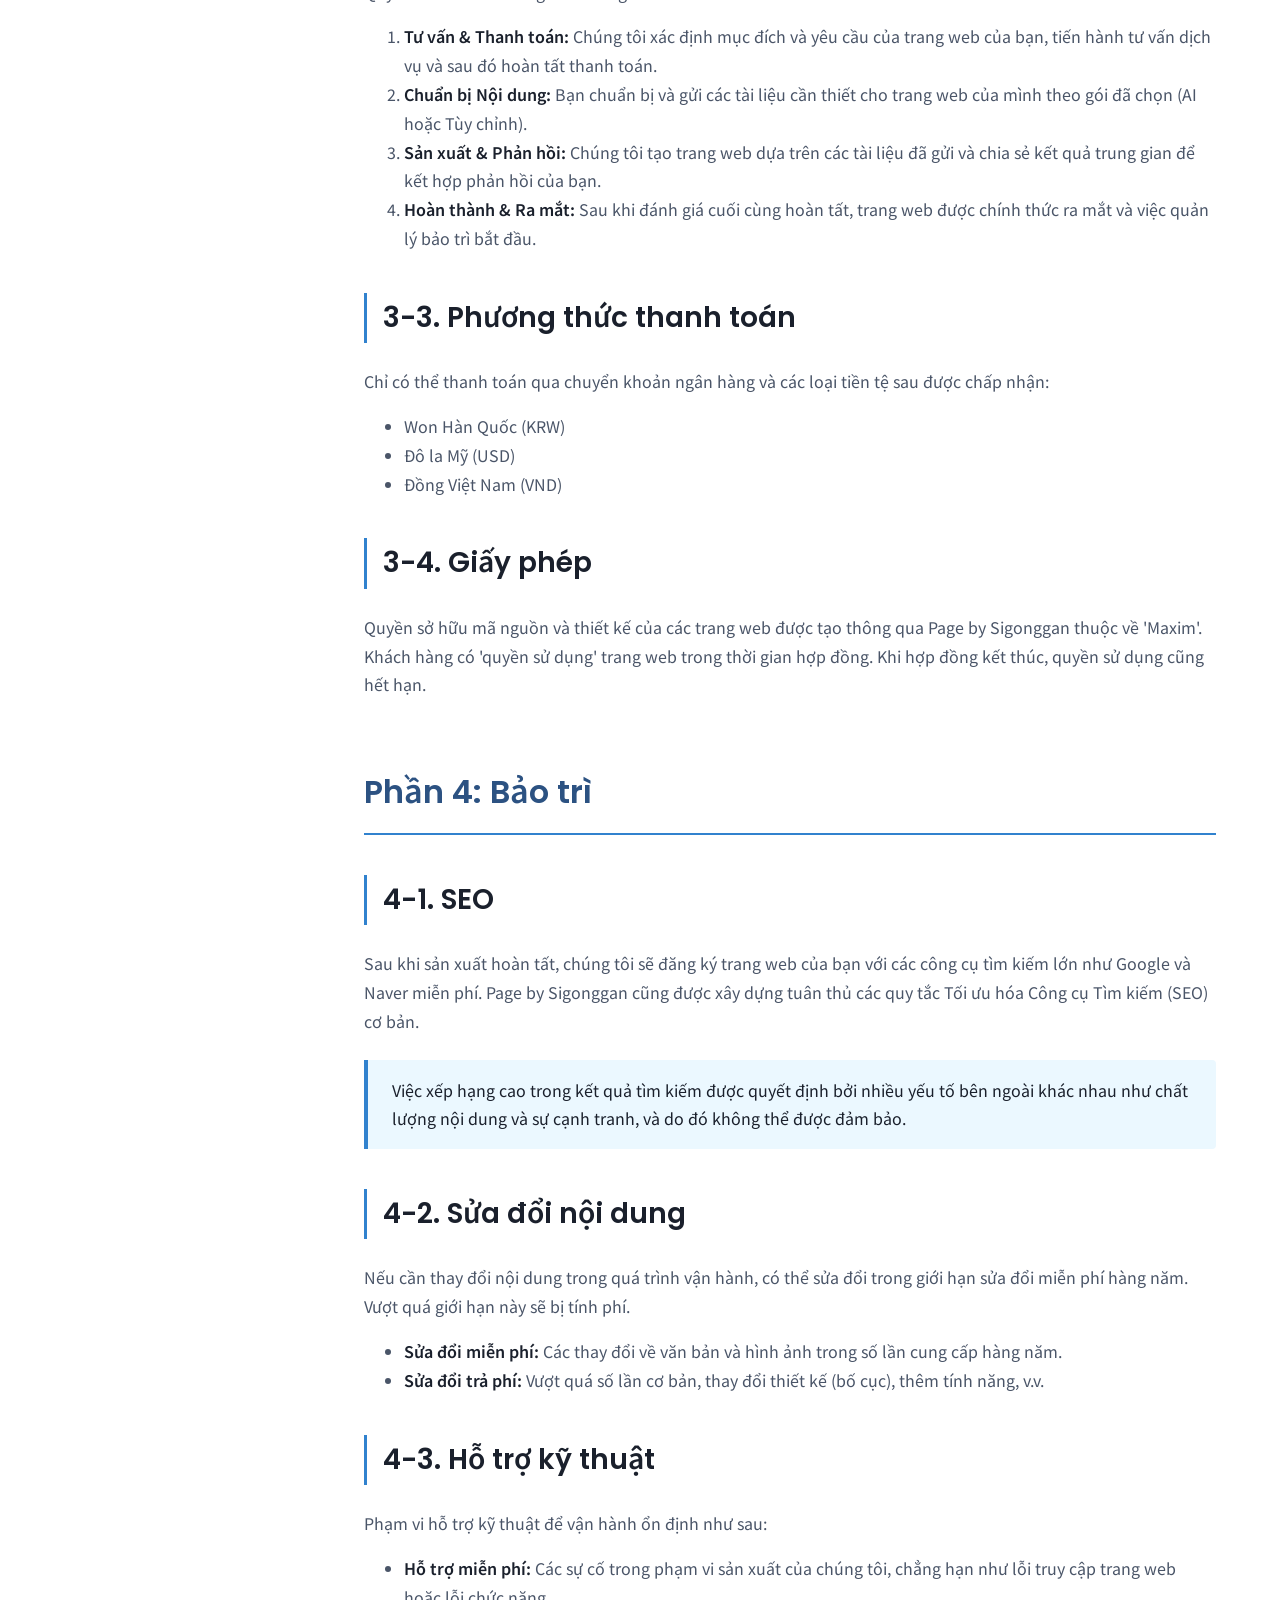
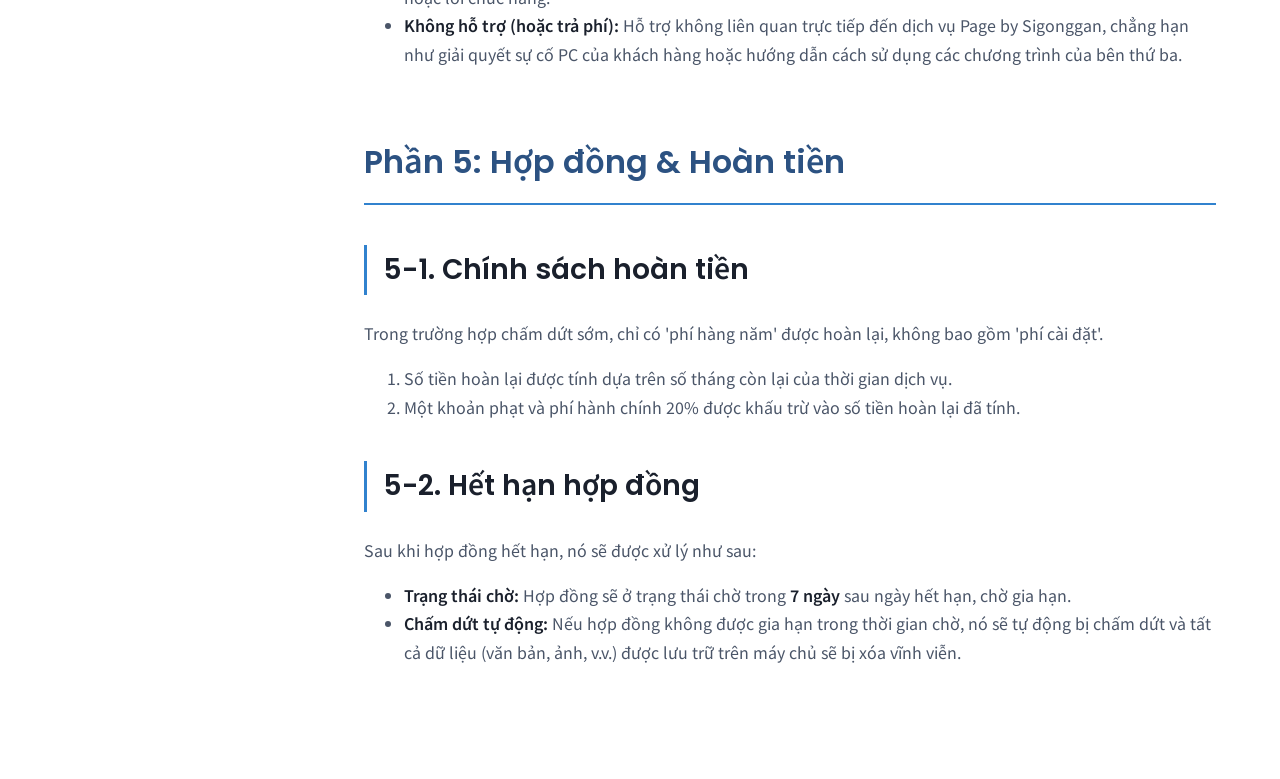
<file: docs/manual/lang.vi.html>
<!DOCTYPE html>
<html lang="vi">
<head>
    <meta charset="UTF-8">
    <meta name="viewport" content="width=device-width, initial-scale=1.0">
    <meta name="robots" content="noindex,nofollow">
    <title>Page by Sigonggan, Hướng dẫn sử dụng</title>
    <link href="https://fonts.googleapis.com/css2?family=Noto+Sans+KR:wght@300;400;500;700&family=Poppins:wght@400;600;700&display=swap" rel="stylesheet">
	<link rel="shortcut icon" type="image/x-icon" href="https://cdn.maxim.pe.kr/_image/seo/sigonggan/favicon.ico"/>
    <link rel="apple-touch-icon" href="https://cdn.maxim.pe.kr/_image/seo/sigonggan/logo.png">
    <meta property="og:image" content="https://cdn.maxim.pe.kr/_image/seo/sigonggan/namecard.png">
    <meta property="og:image:width" content="1200">
    <meta property="og:image:height" content="600">
    <link rel="stylesheet" href="./gl.css">
    <script src="./gl.js" defer></script>
</head>
<body>
<div class="manual-container">
    <aside class="manual-sidebar">
        <div class="sidebar-header">
            <h2>Hướng dẫn Page by Sigonggan</h2>
            <div class="version-info">
                <span>Phiên bản 1.3.0</span> | <span>20-08-2025</span>
            </div>
        </div>
        <nav class="manual-nav">
            <ul>
                <li><a href="#part1">Phần 1: Giới thiệu Dịch vụ</a>
                    <ul>
                        <li><a href="#part1-1">1-1. Page by Sigonggan là gì?</a></li>
                        <li><a href="#part1-2">1-2. Đối tượng đề xuất</a></li>
                    </ul>
                </li>
                <li><a href="#part2">Phần 2: Chi tiết Dịch vụ</a>
                    <ul>
                        <li><a href="#part2-1">2-1. Khái niệm Single Page</a></li>
                        <li><a href="#part2-2">2-2. Chuẩn bị Nội dung & Sử dụng AI</a></li>
                        <li><a href="#part2-3">2-3. Kết nối tên miền</a></li>
                        <li><a href="#part2-4">2-4. Hosting & Bảo mật</a></li>
                        <li><a href="#part2-5">2-5. Dịch vụ Email</a></li>
                    </ul>
                </li>
                <li><a href="#part3">Phần 3: Đăng ký</a>
                     <ul>
                        <li><a href="#part3-1">3-1. Bảng giá</a></li>
                        <li><a href="#part3-2">3-2. Quy trình sản xuất</a></li>
                        <li><a href="#part3-3">3-3. Phương thức thanh toán</a></li>
                        <li><a href="#part3-4">3-4. Giấy phép</a></li>
                    </ul>
                </li>
                <li><a href="#part4">Phần 4: Bảo trì</a>
                    <ul>
                        <li><a href="#part4-1">4-1. SEO</a></li>
                        <li><a href="#part4-2">4-2. Sửa đổi nội dung</a></li>
                        <li><a href="#part4-3">4-3. Hỗ trợ kỹ thuật</a></li>
                    </ul>
                </li>
                <li><a href="#part5">Phần 5: Hợp đồng & Hoàn tiền</a>
                    <ul>
                        <li><a href="#part5-1">5-1. Chính sách hoàn tiền</a></li>
                        <li><a href="#part5-2">5-2. Hết hạn hợp đồng</a></li>
                    </ul>
                </li>
            </ul>
        </nav>
    </aside>

    <main class="manual-content">
        <header class="content-header">
            <h1>Page by Sigonggan, Hướng dẫn sử dụng</h1>
            <p>Page by Sigonggan là dịch vụ tạo trang web Single Page được cung cấp bởi Web Freelancer Maxim.</p>
        </header>

        <section id="part1" class="content-section">
            <h2>Phần 1: Giới thiệu Dịch vụ</h2>
            <h3 id="part1-1">1-1. Page by Sigonggan là gì?</h3>
            <p><strong>Page by Sigonggan</strong> là dịch vụ tạo trang web Single Page dành cho cá nhân và doanh nghiệp nhỏ. Dựa trên các mẫu và thành phần được thiết kế sẵn, dịch vụ giúp bạn ra mắt doanh nghiệp trực tuyến một cách nhanh chóng và với chi phí hợp lý.</p>

            <h3 id="part1-2">1-2. Đối tượng đề xuất</h3>
            <p>Một trang web Single Page hiệu quả nhất để truyền đạt một mục đích rõ ràng và đặc biệt được đề xuất cho những người sau:</p>
            <h4>👍 Đối tượng đề xuất</h4>
            <ul>
                <li>Nghệ sĩ, nhà văn và nhà phát triển muốn giới thiệu tác phẩm của mình ra thế giới.</li>
                <li>Chủ doanh nghiệp muốn quảng bá không gian hấp dẫn của mình (quán cà phê, nhà hàng, xưởng, v.v.).</li>
                <li>Nhà hoạch định muốn giới thiệu sản phẩm hoặc dịch vụ một cách ấn tượng.</li>
                <li>Bất kỳ ai muốn xây dựng thương hiệu cá nhân của mình.</li>
                <li>Những người cần một trang đặc biệt cho các sự kiện và chiến dịch.</li>
            </ul>
            <h4>👎 Đối tượng không đề xuất</h4>
            <ul>
                <li>Cộng đồng yêu cầu các tính năng phức tạp như đăng ký thành viên và diễn đàn.</li>
                <li>Cổng thông tin cần cung cấp một lượng lớn thông tin có cấu trúc.</li>
                <li>Trường hợp cần thiết hệ thống đặt chỗ hoặc thanh toán theo thời gian thực.</li>
            </ul>
            <blockquote>Nếu bạn yêu cầu các tính năng như vậy, vui lòng <a href="https://www.maxim.pe.kr/contact" target="_blank" rel="external noopener">liên hệ riêng với Maxim</a>.</blockquote>
        </section>

        <section id="part2" class="content-section">
            <h2>Phần 2: Chi tiết Dịch vụ</h2>
            <h3 id="part2-1">2-1. Khái niệm Single Page</h3>
            <p>Một <strong>trang web Single Page</strong> là một định dạng hiện đại trình bày tất cả thông tin tuần tự trên một trang dài, loại bỏ nhu cầu điều hướng qua nhiều trang. Khách truy cập có thể dễ dàng và nhanh chóng duyệt tất cả nội dung chỉ bằng cách cuộn.</p>
            <ul>
                <li><strong>Ưu điểm:</strong> Cung cấp trải nghiệm người dùng trực quan, được tối ưu hóa cho môi trường di động và có thể truyền tải thông điệp tập trung một cách hiệu quả.</li>
                <li><strong>Nhược điểm:</strong> Không phù hợp với lượng nội dung rất lớn và có thể ít thuận lợi hơn cho việc tiếp xúc với công cụ tìm kiếm trên nhiều từ khóa khác nhau.</li>
            </ul>

            <h3 id="part2-2">2-2. Chuẩn bị Nội dung & Sử dụng AI</h3>
            <p>Page by Sigonggan cung cấp hai cách để chuẩn bị nội dung dựa trên mức độ tham gia của bạn.</p>
            <ul>
                <li><strong>Gói AI:</strong> Chỉ cần cung cấp thông tin cần thiết như mục đích trang web và các dịch vụ cốt lõi. AI của chúng tôi sẽ tích cực tham gia vào quá trình sáng tạo để hoàn thành nội dung chi tiết (văn bản, hình ảnh, v.v.).</li>
                <li><strong>Gói Tùy chỉnh:</strong> Bạn gửi tất cả văn bản và hình ảnh cho trang web thông qua biểu mẫu đăng ký của chúng tôi. Nếu cần, bạn cũng có thể yêu cầu hỗ trợ tạo nội dung bằng AI cho các phần cụ thể.</li>
            </ul>
            <blockquote>Để tránh ảnh hưởng đến tốc độ tải trang, hình ảnh và video được tối ưu hóa và nén. Các video dài hơn 10 giây được tải lên YouTube và sau đó được liên kết.</blockquote>

            <h3 id="part2-3">2-3. Kết nối tên miền</h3>
            <p>Page by Sigonggan cung cấp miễn phí một tên miền mặc định theo định dạng <strong>ID.sigonggan.com</strong>. Nếu bạn có tên miền cá nhân, bạn có thể kết nối nó. Nếu bạn chưa có tên miền nhưng cần một tên miền, bạn có thể yêu cầu dịch vụ đăng ký tên miền của chúng tôi.</p>

            <h3 id="part2-4">2-4. Hosting & Bảo mật</h3>
            <p>Tất cả các trang web đều đi kèm với dịch vụ lưu trữ ổn định bao gồm bảo mật Cloudflare và chứng chỉ SSL theo mặc định. Mặc dù không có giới hạn kỹ thuật về dung lượng và lưu lượng truy cập, nhưng có thể cần một cuộc tư vấn riêng đối với lưu lượng truy cập quá mức nằm ngoài phạm vi của một trang web thông thường để đảm bảo dịch vụ ổn định.</p>

            <h3 id="part2-5">2-5. Dịch vụ Email</h3>
            <p>Nếu bạn kết nối một tên miền cá nhân, chúng tôi cung cấp một **dịch vụ chuyển tiếp email miễn phí** cho phép bạn tạo một địa chỉ email với tên miền của mình (ví dụ: `contact@mydomain.com`) và nhận thư được chuyển tiếp đến tài khoản email cá nhân hiện tại của bạn (như Gmail, Naver, v.v.).</p>
        </section>

        <section id="part3" class="content-section">
            <h2>Phần 3: Đăng ký</h2>
            <h3 id="part3-1">3-1. Bảng giá</h3>
            <p>Dịch vụ Page by Sigonggan bao gồm một <strong>phí cài đặt</strong> một lần và một <strong>phí hàng năm</strong> được gia hạn mỗi năm. Phí hàng năm bao gồm chi phí lưu trữ, chứng chỉ bảo mật và bảo trì cơ bản.</p>
            <p><strong><a href="https://www.sigonggan.com/@/page/#product" target="_blank">Kiểm tra giá trên trang web chính thức</a></strong></p>

            <h3 id="part3-2">3-2. Quy trình sản xuất</h3>
            <p>Quy trình sản xuất trang web bao gồm bốn bước sau:</p>
            <ol>
                <li><strong>Tư vấn & Thanh toán:</strong> Chúng tôi xác định mục đích và yêu cầu của trang web của bạn, tiến hành tư vấn dịch vụ và sau đó hoàn tất thanh toán.</li>
                <li><strong>Chuẩn bị Nội dung:</strong> Bạn chuẩn bị và gửi các tài liệu cần thiết cho trang web của mình theo gói đã chọn (AI hoặc Tùy chỉnh).</li>
                <li><strong>Sản xuất & Phản hồi:</strong> Chúng tôi tạo trang web dựa trên các tài liệu đã gửi và chia sẻ kết quả trung gian để kết hợp phản hồi của bạn.</li>
                <li><strong>Hoàn thành & Ra mắt:</strong> Sau khi đánh giá cuối cùng hoàn tất, trang web được chính thức ra mắt và việc quản lý bảo trì bắt đầu.</li>
            </ol>

            <h3 id="part3-3">3-3. Phương thức thanh toán</h3>
            <p>Chỉ có thể thanh toán qua chuyển khoản ngân hàng và các loại tiền tệ sau được chấp nhận:</p>
            <ul>
                <li>Won Hàn Quốc (KRW)</li>
                <li>Đô la Mỹ (USD)</li>
                <li>Đồng Việt Nam (VND)</li>
            </ul>

            <h3 id="part3-4">3-4. Giấy phép</h3>
            <p>Quyền sở hữu mã nguồn và thiết kế của các trang web được tạo thông qua Page by Sigonggan thuộc về 'Maxim'. Khách hàng có 'quyền sử dụng' trang web trong thời gian hợp đồng. Khi hợp đồng kết thúc, quyền sử dụng cũng hết hạn.</p>
        </section>

        <section id="part4" class="content-section">
            <h2>Phần 4: Bảo trì</h2>
            <h3 id="part4-1">4-1. SEO</h3>
            <p>Sau khi sản xuất hoàn tất, chúng tôi sẽ đăng ký trang web của bạn với các công cụ tìm kiếm lớn như Google và Naver miễn phí. Page by Sigonggan cũng được xây dựng tuân thủ các quy tắc Tối ưu hóa Công cụ Tìm kiếm (SEO) cơ bản.</p>
            <blockquote>Việc xếp hạng cao trong kết quả tìm kiếm được quyết định bởi nhiều yếu tố bên ngoài khác nhau như chất lượng nội dung và sự cạnh tranh, và do đó không thể được đảm bảo.</blockquote>

            <h3 id="part4-2">4-2. Sửa đổi nội dung</h3>
            <p>Nếu cần thay đổi nội dung trong quá trình vận hành, có thể sửa đổi trong giới hạn sửa đổi miễn phí hàng năm. Vượt quá giới hạn này sẽ bị tính phí.</p>
            <ul>
                <li><strong>Sửa đổi miễn phí:</strong> Các thay đổi về văn bản và hình ảnh trong số lần cung cấp hàng năm.</li>
                <li><strong>Sửa đổi trả phí:</strong> Vượt quá số lần cơ bản, thay đổi thiết kế (bố cục), thêm tính năng, v.v.</li>
            </ul>

            <h3 id="part4-3">4-3. Hỗ trợ kỹ thuật</h3>
            <p>Phạm vi hỗ trợ kỹ thuật để vận hành ổn định như sau:</p>
             <ul>
                <li><strong>Hỗ trợ miễn phí:</strong> Các sự cố trong phạm vi sản xuất của chúng tôi, chẳng hạn như lỗi truy cập trang web hoặc lỗi chức năng.</li>
                <li><strong>Không hỗ trợ (hoặc trả phí):</strong> Hỗ trợ không liên quan trực tiếp đến dịch vụ Page by Sigonggan, chẳng hạn như giải quyết sự cố PC của khách hàng hoặc hướng dẫn cách sử dụng các chương trình của bên thứ ba.</li>
            </ul>
        </section>

        <section id="part5" class="content-section">
            <h2>Phần 5: Hợp đồng & Hoàn tiền</h2>
            <h3 id="part5-1">5-1. Chính sách hoàn tiền</h3>
            <p>Trong trường hợp chấm dứt sớm, chỉ có 'phí hàng năm' được hoàn lại, không bao gồm 'phí cài đặt'.</p>
            <ol>
                <li>Số tiền hoàn lại được tính dựa trên số tháng còn lại của thời gian dịch vụ.</li>
                <li>Một khoản phạt và phí hành chính 20% được khấu trừ vào số tiền hoàn lại đã tính.</li>
            </ol>

            <h3 id="part5-2">5-2. Hết hạn hợp đồng</h3>
            <p>Sau khi hợp đồng hết hạn, nó sẽ được xử lý như sau:</p>
            <ul>
                <li><strong>Trạng thái chờ:</strong> Hợp đồng sẽ ở trạng thái chờ trong <strong>7 ngày</strong> sau ngày hết hạn, chờ gia hạn.</li>
                <li><strong>Chấm dứt tự động:</strong> Nếu hợp đồng không được gia hạn trong thời gian chờ, nó sẽ tự động bị chấm dứt và tất cả dữ liệu (văn bản, ảnh, v.v.) được lưu trữ trên máy chủ sẽ bị xóa vĩnh viễn.</li>
            </ul>
        </section>
    </main>
</div>
</body>
</html>
</file>
<file: docs/lay.css>
/**
 * Woodnamu - Minimalist Refactored
 * Focusing on Brand Identity (Matte & Gold) with Core V4 Synergy
 */

/* =================================================================
   1. Brand Theme & Tokens (V4 Variable Override)
 ================================================================= */
:root {
    /* Map Primary/Accent to Champagne Gold */
    --brand-gold: hsl(35, 25%, 55%);
    --brand-gold-dark: hsl(35, 20%, 45%);
    
    --damso-color-primary: var(--brand-gold);
    --damso-color-accent: var(--brand-gold-dark);
    
    /* Matte Charcoal Base for Dark Mode */
    --damso-color-bg: hsl(220, 10%, 7%);
    --damso-color-surface: hsl(220, 10%, 12%);
    --damso-color-border: hsla(0, 0%, 100%, 0.1);
    
    --damso-card-bg: var(--damso-color-surface);
    --damso-card-border: var(--damso-color-border);
    
    /* Typography Overrides */
    --damso-radius: 4px;
}

/* =================================================================
   2. Base Polish (Matte Optimization)
 ================================================================= */
body {
    -webkit-font-smoothing: antialiased;
    letter-spacing: -0.01em;
}

/* Ensure headings use Poppins for the premium feel */
h1, h2, h3, h4, 
.damso-nav__logo, 
.damso-card__title {
    font-family: 'Poppins', 'Noto Sans KR', sans-serif !important;
    text-transform: uppercase;
    letter-spacing: 0.1em;
}

/* =================================================================
   3. Custom Feature Restoration (Borders & Specific UI)
 ================================================================= */

/* --- Custom Card Borders (Google, Cloudflare, Gemini) --- */
.damso-card--google,
.damso-card--gemini,
.damso-card--cloudflare {
    border: 1.5px solid transparent !important;
    background-origin: border-box !important;
    background-clip: padding-box, border-box !important;
}

.damso-card--google,
.damso-card--gemini { 
    background-image: linear-gradient(var(--damso-color-surface), var(--damso-color-surface)), 
                      linear-gradient(to right, #4285F4, #EA4335, #FBBC05, #34A853) !important;
}

.damso-card--cloudflare { 
    background-image: linear-gradient(var(--damso-color-surface), var(--damso-color-surface)), 
                      linear-gradient(to right, #F38020, #FAAD39) !important;
}

/* --- Navigation Gloss & Matte Mix --- */
.damso-nav {
    backdrop-filter: blur(15px) !important;
    background: hsla(220, 10%, 7%, 0.85) !important;
}

#lang-switcher {
    border: 1px solid var(--damso-color-border);
    background: hsla(0, 0%, 100%, 0.05) !important;
}

/* --- Price Info Adjustment (For Matte consistency) --- */
.damso-price-info {
    background: hsla(0, 0%, 100%, 0.03) !important;
}

.damso-price-info__value.setup {
    color: var(--damso-color-primary) !important;
}

/* --- FAQ & Profile Polish --- */
.damso-faq-item__question::before {
    color: var(--brand-gold) !important;
}

/* =================================================================
   4. Minimum Overrides (Only if Core is lacking)
 ================================================================= */

/* Ensure the Promotion card image wrapper has proper ratio if core doesn't force it */
.damso-card--horizontal .damso-card__image-wrapper {
    min-height: 250px;
}

/* Section Icons refinement */
.damso-section h2 .material-symbols-outlined {
    opacity: 0.9;
    filter: drop-shadow(0 2px 4px rgba(0,0,0,0.3));
}
</file>
<file: docs/manual/gl.css>
:root {
    --color-primary: #2C5282;
    --color-secondary: #4A5568;
    --color-accent: #3182CE;
    --color-background: #FFFFFF;
    --color-surface: #F8FAFC;
    --color-border: #E2E8F0;
    --color-text-primary: #1A202C;
    --color-text-secondary: #4A5568;
    --color-text-soft: #718096;
    --font-family-base: 'Noto Sans KR', -apple-system, BlinkMacSystemFont, "Segoe UI", Roboto, "Helvetica Neue", Arial, sans-serif;
    --font-family-heading: 'Poppins', var(--font-family-base);
}
html { scroll-behavior: smooth; }
body {
    font-family: var(--font-family-base);
    margin: 0;
    background-color: var(--color-background);
    color: var(--color-text-primary);
    line-height: 1.8;
    -webkit-font-smoothing: antialiased;
    -moz-osx-font-smoothing: grayscale;
}
.manual-container { display: flex; }
.manual-sidebar {
    width: 300px;
    height: 100vh;
    position: fixed;
    top: 0;
    left: 0;
    background-color: var(--color-surface);
    border-right: 1px solid var(--color-border);
    overflow-y: auto;
    padding: 2rem;
    box-sizing: border-box;
}
.sidebar-header h2 {
    font-family: var(--font-family-heading);
    font-size: 1.5rem;
    margin: 0 0 0.5rem 0;
    color: var(--color-primary);
}
.sidebar-header .version-info {
    font-size: 0.85rem;
    color: var(--color-text-soft);
}
.manual-nav ul {
    list-style: none;
    padding: 0;
    margin: 2rem 0 0 0;
}
.manual-nav > ul > li > a {
    font-weight: 600;
    color: var(--color-primary);
    font-size: 1rem;
    margin-top: 1.2rem;
}
.manual-nav ul ul {
    border-left: 1px solid var(--color-border);
    margin: 0.5rem 0 0.5rem 0.5rem;
    padding-left: 1rem;
}
.manual-nav a {
    display: block;
    text-decoration: none;
    color: var(--color-text-secondary);
    padding: 0.3rem 0.5rem;
    transition: background-color 0.2s ease, color 0.2s ease;
    font-size: 0.9rem;
    font-weight: 400;
}
.manual-nav a:hover, .manual-nav a.active {
    color: var(--color-accent);
    font-weight: 500;
}
.manual-content {
    margin-left: 300px;
    padding: 3rem 4rem;
    width: calc(100% - 300px);
    box-sizing: border-box;
}

/* Typography Styles */
.content-header h1, .content-section h1 {
    font-family: var(--font-family-heading);
    font-size: 2.5rem;
    margin: 0 0 0.5rem 0;
}
.content-header p {
    font-size: 1.1rem;
    color: var(--color-secondary);
    margin-bottom: 3rem;
    border-bottom: 1px solid var(--color-border);
    padding-bottom: 2rem;
}
.content-section { margin-bottom: 4rem; }
.content-section h2 {
    font-family: var(--font-family-heading);
    font-size: 2rem;
    font-weight: 600;
    color: var(--color-primary);
    border-bottom: 2px solid var(--color-accent);
    padding-bottom: 0.75rem;
    margin: 3rem 0 2rem 0;
}
.content-section h3 {
    font-family: var(--font-family-heading);
    font-size: 1.75rem;
    font-weight: 600;
    color: var(--color-text-primary);
    margin-top: 2.5rem;
    margin-bottom: 1.5rem;
    border-left: 3px solid var(--color-accent);
    padding-left: 1rem;
}
.content-section h4 {
    font-family: var(--font-family-heading);
    font-size: 1.5rem;
    font-weight: 600;
    color: var(--color-text-primary);
    margin-top: 2.5rem;
    margin-bottom: 1.5rem;
}
.content-section h5 {
    font-family: var(--font-family-heading);
    font-size: 1.25rem;
    font-weight: 600;
    color: var(--color-text-secondary);
    margin-top: 2rem;
    margin-bottom: 1rem;
}
.content-section h6 {
    font-family: var(--font-family-heading);
    font-size: 1rem;
    font-weight: 600;
    color: var(--color-text-secondary);
    margin-top: 2rem;
    margin-bottom: 1rem;
}

p, li { font-size: 1rem; color: var(--color-text-secondary); }
strong, b { color: var(--color-text-primary); font-weight: 600; }
a { color: var(--color-accent); text-decoration: none; }
a:hover { text-decoration: underline; }
code {
    background-color: #EDF2F7;
    color: #4A5568;
    padding: 0.2em 0.4em;
    font-family: "SFMono-Regular", Consolas, "Liberation Mono", Menlo, Courier, monospace;
    font-size: 0.9em;
    border-radius: 4px;
}
blockquote {
    border-left: 4px solid var(--color-accent);
    padding: 1rem 1.5rem;
    margin: 1.5rem 0;
    border-radius: 0 4px 4px 0;
    background-color: #EBF8FF;
}

/* Table Styles */
.manual-content table {
    width: 100%;
    border-collapse: collapse;
    margin-top: 1.5em;
    margin-bottom: 1.5em;
    font-size: 0.95rem;
}
.manual-content th, .manual-content td {
    border: 1px solid var(--color-border);
    padding: 12px 15px;
    text-align: left;
    vertical-align: top;
}
.manual-content th {
    background-color: var(--color-surface);
}
.manual-content tbody tr:nth-child(odd) {
    background-color: #fdfdfd;
}
.manual-content table ul {
    padding-left: 1.2em;
    margin: 0;
}
.table-responsive {
    overflow-x: auto;
    margin: 1.5em 0;
}

/* Helper Classes */
.text-center {
    text-align: center;
}
.text-success {
    color: #28a745;
}
.text-danger {
    color: #dc3545;
}

@media (max-width: 1024px) {
    .manual-container { flex-direction: column; }
    .manual-sidebar { position: static; width: 100%; height: auto; border-right: none; border-bottom: 1px solid var(--color-border); }
    .manual-content { margin-left: 0; width: 100%; padding: 2rem; }
}
</file>
